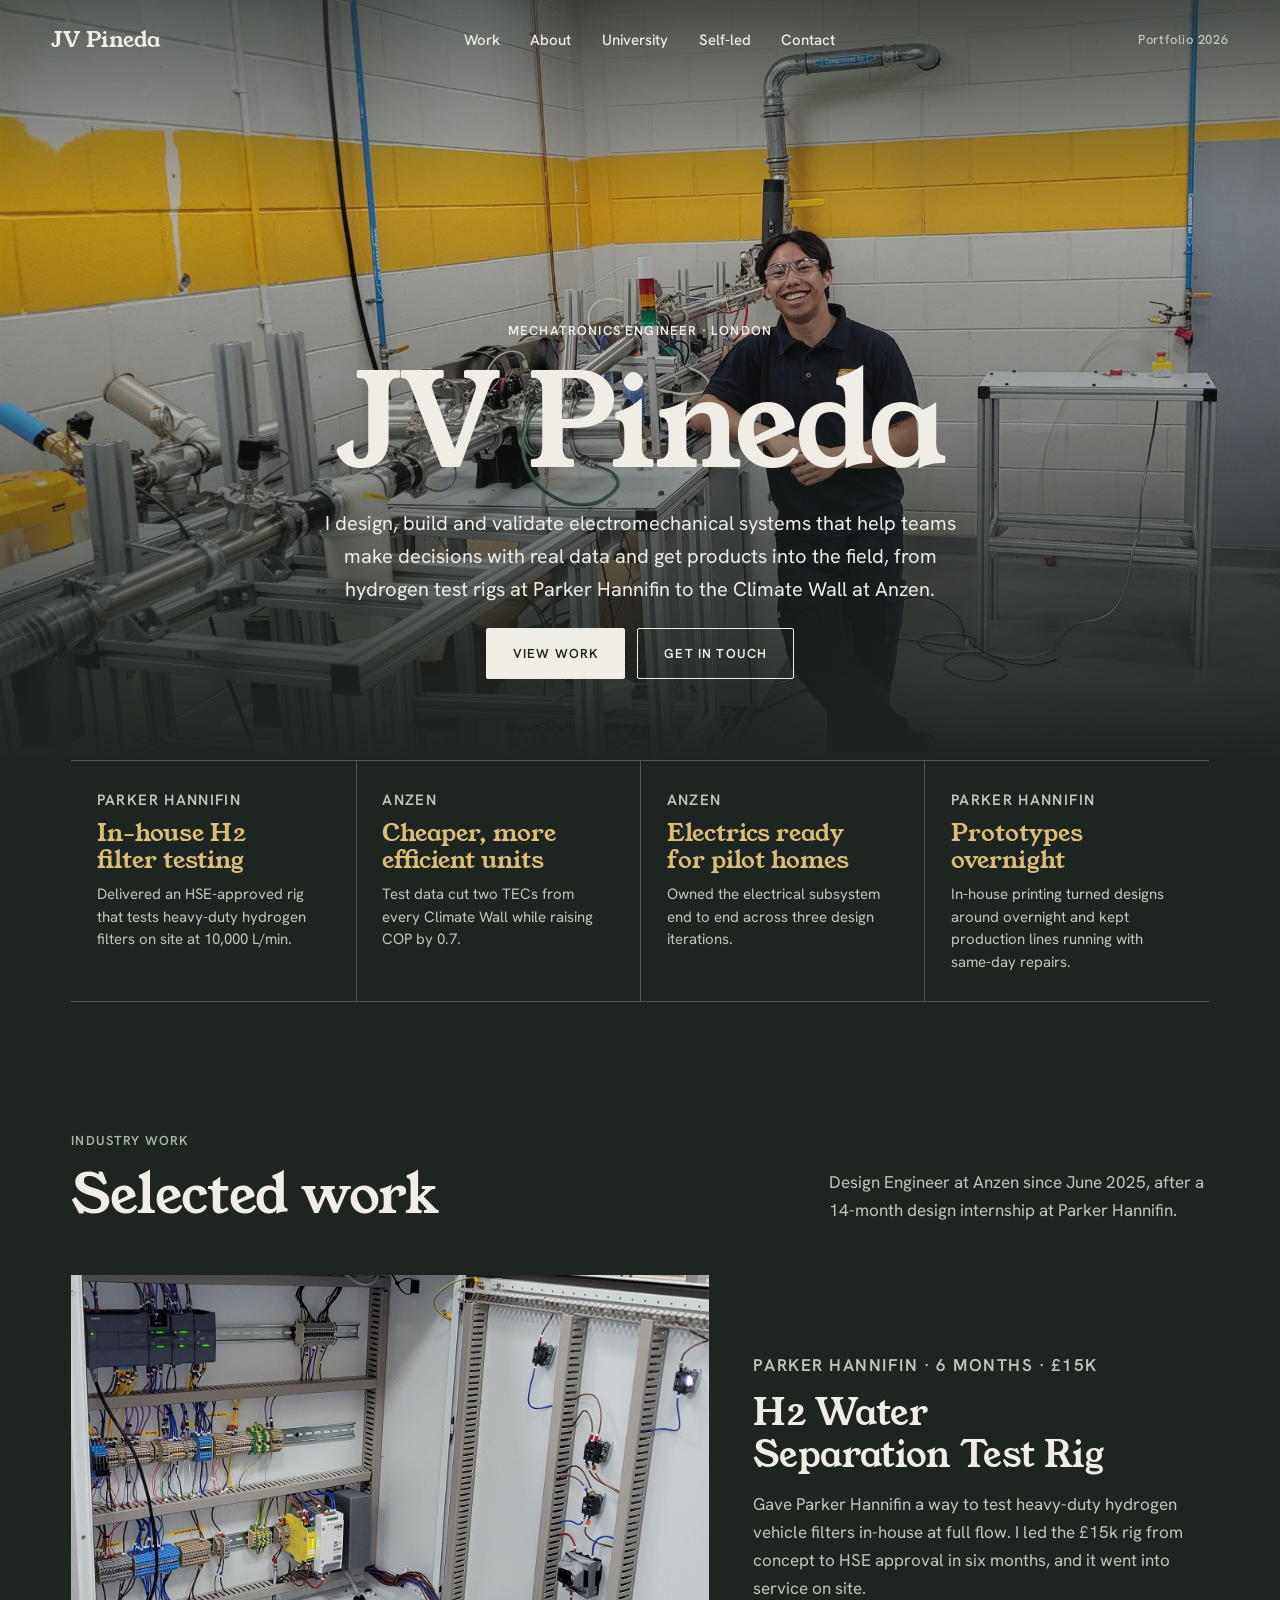
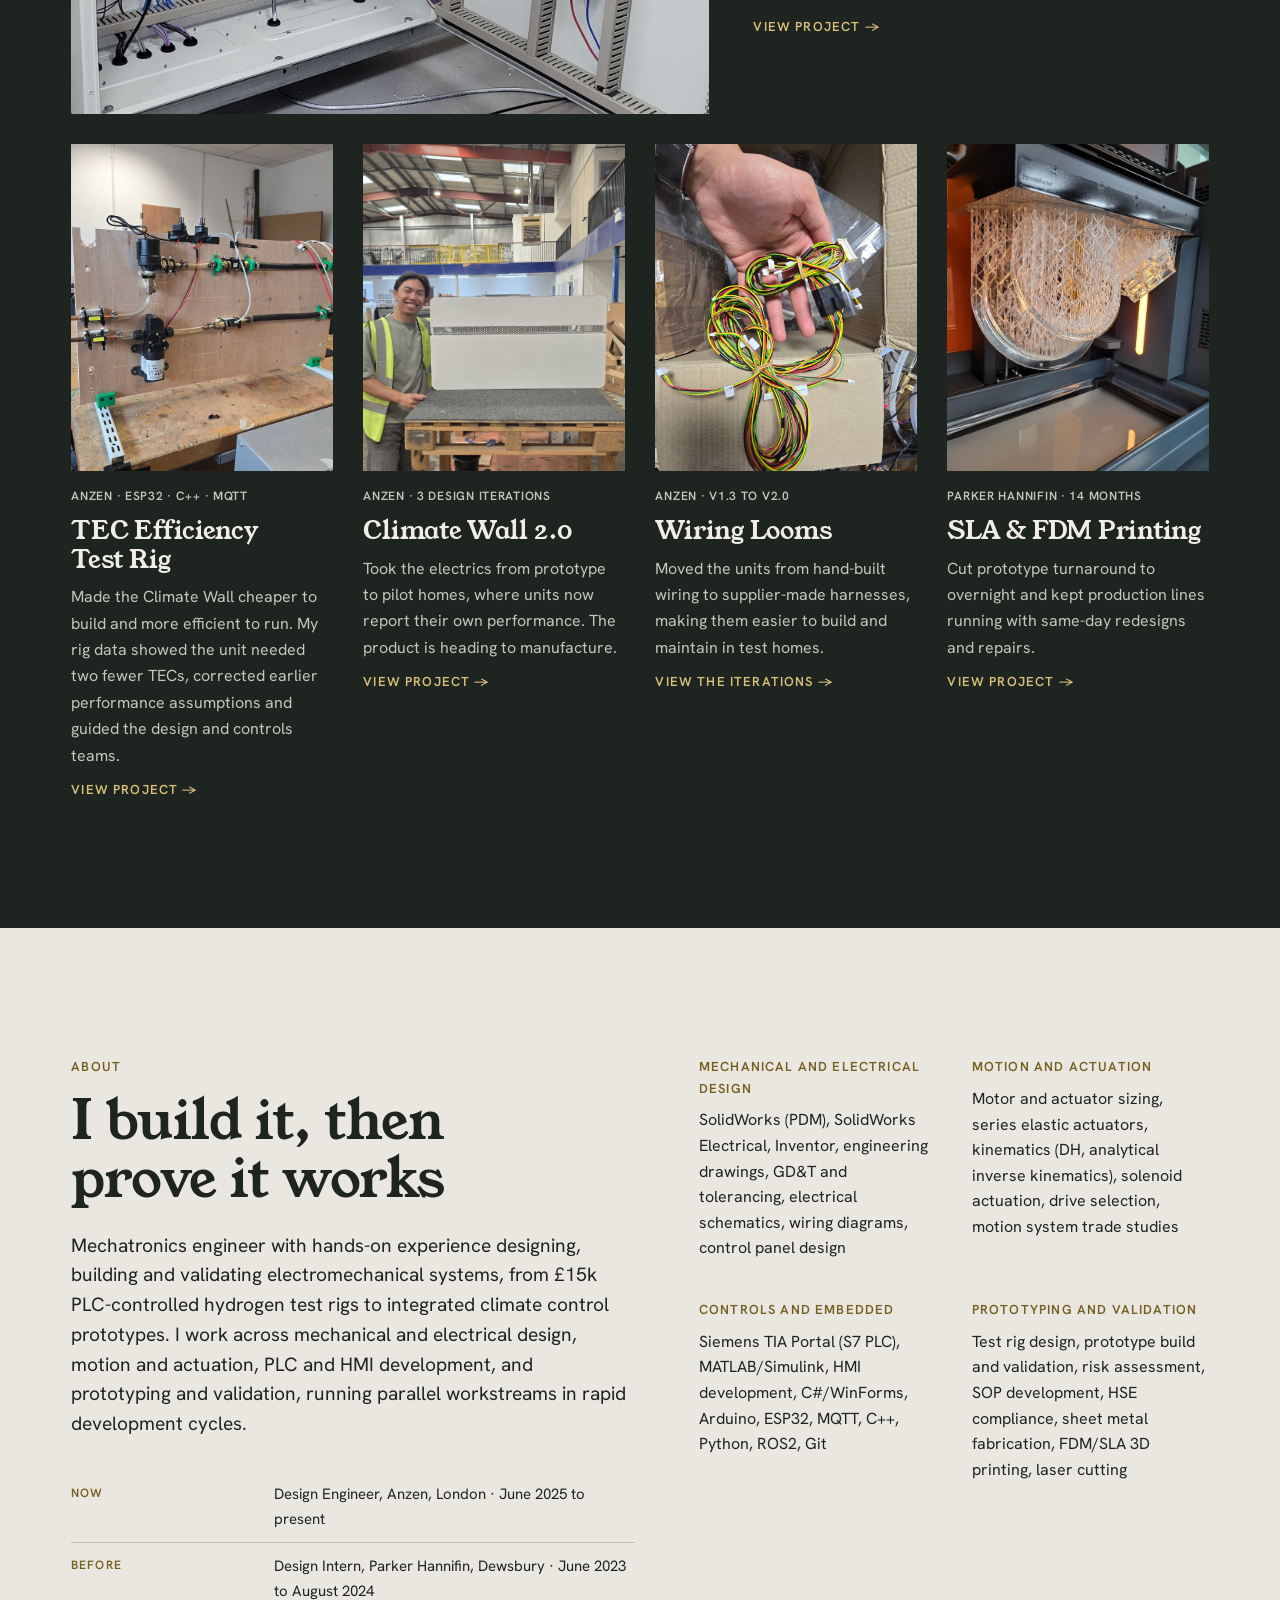
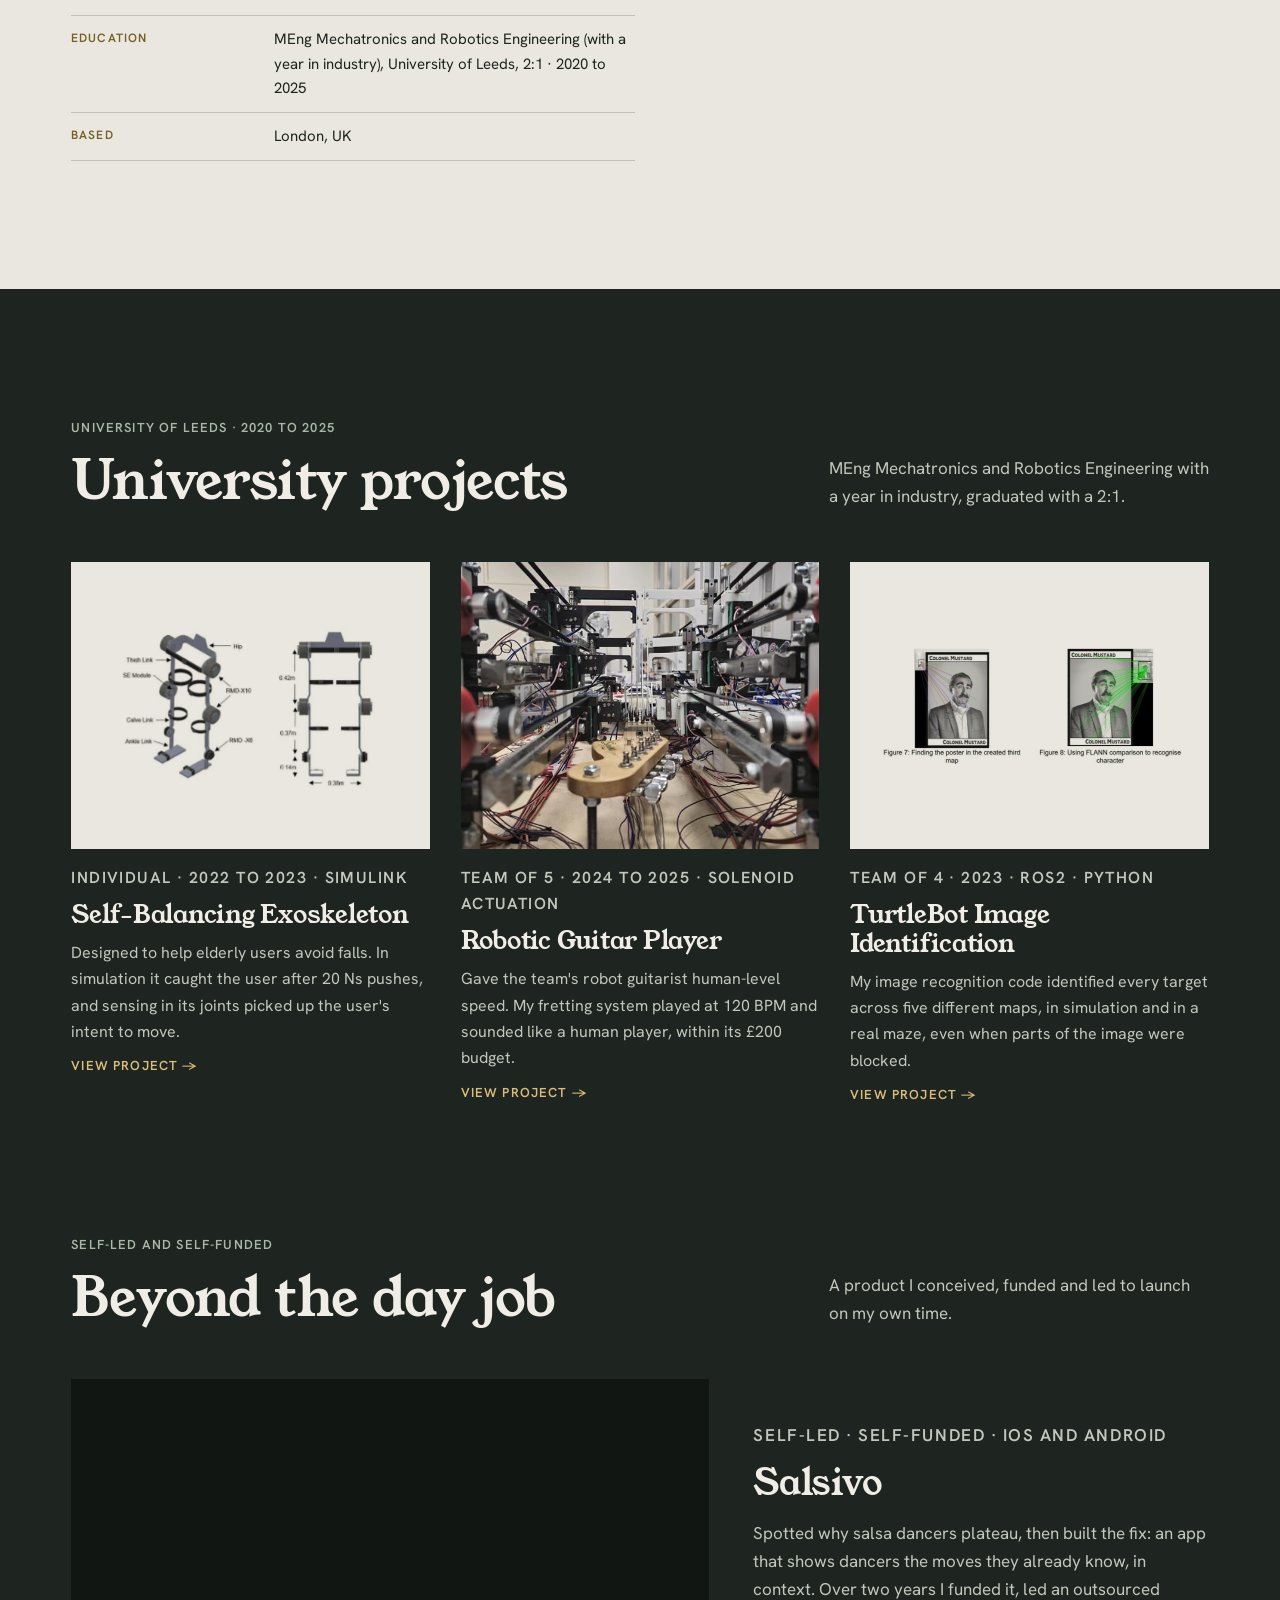
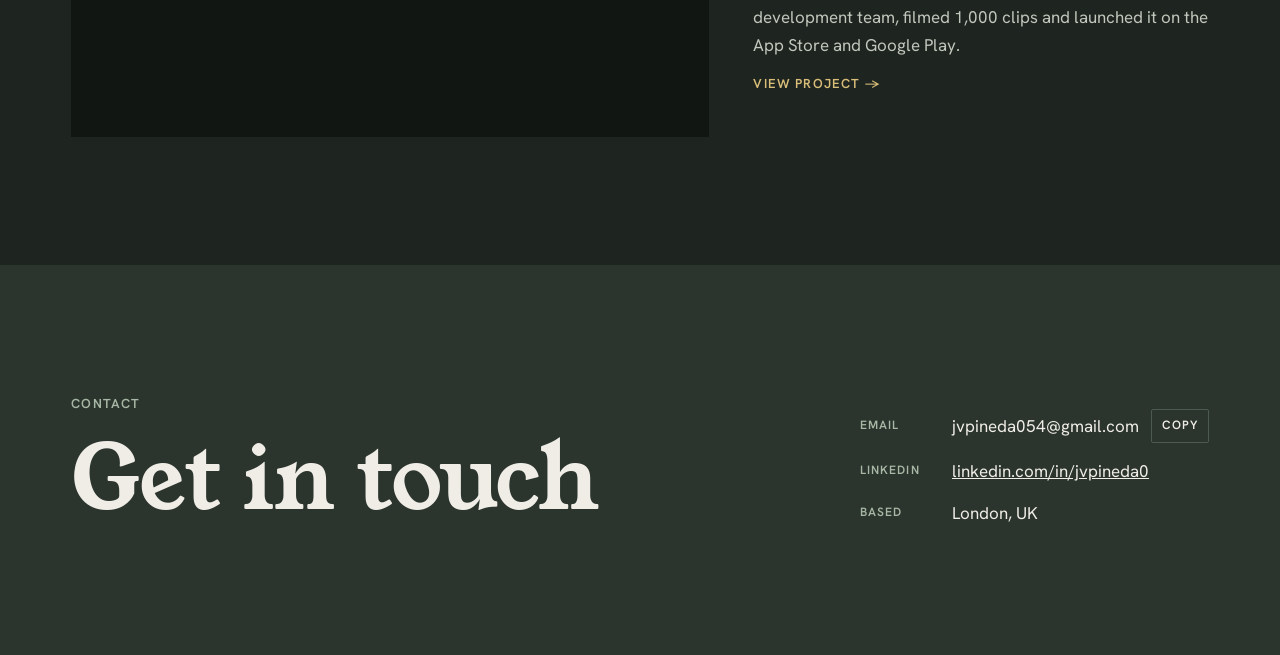
<file: index.html>
<!doctype html>
<html lang="en">
<head>
<meta charset="utf-8">
<meta name="viewport" content="width=device-width, initial-scale=1">
<title>JV Pineda Portfolio</title>
<meta name="description" content="JV Pineda, Mechatronics Engineer in London. Test rigs, electrical integration and robotics projects.">
<link rel="icon" href="favicon.svg" type="image/svg+xml">
<meta property="og:type" content="website">
<meta property="og:site_name" content="JV Pineda Portfolio">
<meta property="og:title" content="JV Pineda Portfolio">
<meta property="og:description" content="JV Pineda, Mechatronics Engineer in London. Test rigs, electrical integration and robotics projects.">
<meta property="og:image" content="https://pinedajv02.github.io/portfolio/img/hero.jpg">
<meta property="og:url" content="https://pinedajv02.github.io/portfolio/">
<meta name="twitter:card" content="summary_large_image">
<link rel="preconnect" href="https://fonts.googleapis.com">
<link rel="preconnect" href="https://fonts.gstatic.com" crossorigin>
<link rel="stylesheet" href="https://fonts.googleapis.com/css2?family=Young+Serif&family=Hanken+Grotesk:wght@400;500;600&display=swap">
<link rel="stylesheet" href="site.css">
</head>
<body>
<header class="hero">
  <figure class="hero-media graded"><img src="img/hero.jpg" alt="JV Pineda standing beside the H2 water separation test rig in the lab"></figure>
  <nav class="nav" aria-label="Main">
    <a class="mark" href="#top" id="top">JV Pineda</a>
    <ul>
      <li><a href="#work">Work</a></li>
      <li><a href="#about">About</a></li>
      <li><a href="#university">University</a></li>
      <li><a href="#self-led">Self-led</a></li>
      <li><a href="#contact">Contact</a></li>
    </ul>
    <span class="year">Portfolio 2026</span>
  </nav>
  <div class="hero-copy">
    <p class="eyebrow">Mechatronics Engineer · London</p>
    <h1>JV Pineda</h1>
    <p class="lede">I design, build and validate electromechanical systems that help teams make decisions with real data and get products into the field, from hydrogen test rigs at Parker Hannifin to the Climate Wall at Anzen.</p>
    <div class="actions">
      <a class="btn btn-solid" href="#work">View work</a>
      <a class="btn btn-ghost" href="#contact">Get in touch</a>
    </div>
  </div>
</header>

<div class="wrap">
  <div class="figures" aria-label="Impact">
    <div class="figure"><p class="eyebrow">Parker Hannifin</p><p class="win">In-house H2 filter testing</p><p>Delivered an HSE-approved rig that tests heavy-duty hydrogen filters on site at 10,000 L/min.</p></div>
    <div class="figure"><p class="eyebrow">Anzen</p><p class="win">Cheaper, more efficient units</p><p>Test data cut two TECs from every Climate Wall while raising COP by 0.7.</p></div>
    <div class="figure"><p class="eyebrow">Anzen</p><p class="win">Electrics ready for pilot homes</p><p>Owned the electrical subsystem end to end across three design iterations.</p></div>
    <div class="figure"><p class="eyebrow">Parker Hannifin</p><p class="win">Prototypes overnight</p><p>In-house printing turned designs around overnight and kept production lines running with same-day repairs.</p></div>
  </div>
</div>

<section id="work">
  <div class="wrap">
    <div class="section-head">
      <div>
        <p class="eyebrow">Industry work</p>
        <h2>Selected work</h2>
      </div>
      <p class="intro">Design Engineer at Anzen since June 2025, after a 14-month design internship at Parker Hannifin.</p>
    </div>

    <div class="work">
      <a class="card feature" href="h2-rig.html">
        <figure class="graded"><img src="img/h2-panel-v2.jpg" alt="Open control cabinet for the H2 test rig: Siemens S7-1200 PLC, safety relay, power supply and labelled terminal wiring" style="object-position:30% 40%"></figure>
        <div class="meta">
          <p class="eyebrow">Parker Hannifin · 6 months · £15k</p>
          <h3>H2 Water Separation Test Rig</h3>
          <p>Gave Parker Hannifin a way to test heavy-duty hydrogen vehicle filters in-house at full flow. I led the £15k rig from concept to HSE approval in six months, and it went into service on site.</p>
          <span class="more">View project &rarr;</span>
        </div>
      </a>
      <a class="card quarter" href="tec-rig.html">
        <figure class="graded"><img src="img/tec-rig.jpg" alt="TEC test rig: pumps, flow sensors and water loops mounted on a plywood test board"></figure>
        <div class="meta">
          <p class="eyebrow">Anzen · ESP32 · C++ · MQTT</p>
          <h3>TEC Efficiency Test Rig</h3>
          <p>Made the Climate Wall cheaper to build and more efficient to run. My rig data showed the unit needed two fewer TECs, corrected earlier performance assumptions and guided the design and controls teams.</p>
          <span class="more">View project &rarr;</span>
        </div>
      </a>
      <a class="card quarter" href="climate-wall.html">
        <figure class="graded"><img src="img/cw-v20.jpg" alt="JV Pineda beside a finished Climate Wall v2.0 unit" style="object-position:45% 55%"></figure>
        <div class="meta">
          <p class="eyebrow">Anzen · 3 design iterations</p>
          <h3>Climate Wall 2.0</h3>
          <p>Took the electrics from prototype to pilot homes, where units now report their own performance. The product is heading to manufacture.</p>
          <span class="more">View project &rarr;</span>
        </div>
      </a>
      <a class="card quarter" href="climate-wall.html#looms">
        <figure class="graded"><img src="img/loom.jpg" alt="Hand-built wiring loom held up for inspection" style="object-position:50% 35%"></figure>
        <div class="meta">
          <p class="eyebrow">Anzen · v1.3 to v2.0</p>
          <h3>Wiring Looms</h3>
          <p>Moved the units from hand-built wiring to supplier-made harnesses, making them easier to build and maintain in test homes.</p>
          <span class="more">View the iterations &rarr;</span>
        </div>
      </a>
      <a class="card quarter" href="printing.html">
        <figure class="graded"><img src="img/print.jpg" alt="SLA print on the build plate with support lattice"></figure>
        <div class="meta">
          <p class="eyebrow">Parker Hannifin · 14 months</p>
          <h3>SLA &amp; FDM Printing</h3>
          <p>Cut prototype turnaround to overnight and kept production lines running with same-day redesigns and repairs.</p>
          <span class="more">View project &rarr;</span>
        </div>
      </a>
    </div>
  </div>
</section>

<section class="paper" id="about">
  <div class="wrap sheet">
    <div>
      <p class="eyebrow">About</p>
      <h2 style="margin-top:14px">I build it, then prove it works</h2>
      <p class="summary">Mechatronics engineer with hands-on experience designing, building and validating electromechanical systems, from £15k PLC-controlled hydrogen test rigs to integrated climate control prototypes. I work across mechanical and electrical design, motion and actuation, PLC and HMI development, and prototyping and validation, running parallel workstreams in rapid development cycles.</p>
      <table class="spec" style="margin-top:32px">
        <tr><th scope="row">Now</th><td>Design Engineer, Anzen, London · June 2025 to present</td></tr>
        <tr><th scope="row">Before</th><td>Design Intern, Parker Hannifin, Dewsbury · June 2023 to August 2024</td></tr>
        <tr><th scope="row">Education</th><td>MEng Mechatronics and Robotics Engineering (with a year in industry), University of Leeds, 2:1 · 2020 to 2025</td></tr>
        <tr><th scope="row">Based</th><td>London, UK</td></tr>
      </table>
    </div>
    <div class="skills" aria-label="Technical skills">
      <div><h4>Mechanical and electrical design</h4><p>SolidWorks (PDM), SolidWorks Electrical, Inventor, engineering drawings, GD&amp;T and tolerancing, electrical schematics, wiring diagrams, control panel design</p></div>
      <div><h4>Motion and actuation</h4><p>Motor and actuator sizing, series elastic actuators, kinematics (DH, analytical inverse kinematics), solenoid actuation, drive selection, motion system trade studies</p></div>
      <div><h4>Controls and embedded</h4><p>Siemens TIA Portal (S7 PLC), MATLAB/Simulink, HMI development, C#/WinForms, Arduino, ESP32, MQTT, C++, Python, ROS2, Git</p></div>
      <div><h4>Prototyping and validation</h4><p>Test rig design, prototype build and validation, risk assessment, SOP development, HSE compliance, sheet metal fabrication, FDM/SLA 3D printing, laser cutting</p></div>
    </div>
  </div>
</section>

<section class="uni" id="university">
  <div class="wrap">
    <div class="section-head">
      <div>
        <p class="eyebrow">University of Leeds · 2020 to 2025</p>
        <h2>University projects</h2>
      </div>
      <p class="intro">MEng Mechatronics and Robotics Engineering with a year in industry, graduated with a 2:1.</p>
    </div>
    <div class="work">
      <a class="card" href="exoskeleton.html">
        <figure class="graded cad"><img src="img/exo.jpg" alt="Exoskeleton CAD showing thigh, cable and ankle links"></figure>
        <div class="meta">
          <p class="eyebrow">Individual · 2022 to 2023 · Simulink</p>
          <h3>Self-Balancing Exoskeleton</h3>
          <p>Designed to help elderly users avoid falls. In simulation it caught the user after 20 Ns pushes, and sensing in its joints picked up the user's intent to move.</p>
          <span class="more">View project &rarr;</span>
        </div>
      </a>
      <a class="card" href="robotic-guitar.html">
        <figure class="graded"><img src="img/guitar-real.jpg" alt="The built robotic guitar player: belt-driven fretting carriages on linear rails over the guitar neck" style="object-position:50% 60%"></figure>
        <div class="meta">
          <p class="eyebrow">Team of 5 · 2024 to 2025 · Solenoid actuation</p>
          <h3>Robotic Guitar Player</h3>
          <p>Gave the team's robot guitarist human-level speed. My fretting system played at 120 BPM and sounded like a human player, within its £200 budget.</p>
          <span class="more">View project &rarr;</span>
        </div>
      </a>
      <a class="card" href="turtlebot.html">
        <figure class="graded cad"><img src="img/turtle.jpg" alt="TurtleBot poster recognition and LiDAR map figures"></figure>
        <div class="meta">
          <p class="eyebrow">Team of 4 · 2023 · ROS2 · Python</p>
          <h3>TurtleBot Image Identification</h3>
          <p>My image recognition code identified every target across five different maps, in simulation and in a real maze, even when parts of the image were blocked.</p>
          <span class="more">View project &rarr;</span>
        </div>
      </a>
    </div>
  </div>
</section>

<section id="self-led" style="padding-top:0">
  <div class="wrap">
    <div class="section-head">
      <div>
        <p class="eyebrow">Self-led and self-funded</p>
        <h2>Beyond the day job</h2>
      </div>
      <p class="intro">A product I conceived, funded and led to launch on my own time.</p>
    </div>
    <div class="work">
      <a class="card feature" href="salsivo.html">
        <figure class="media-frame" style="aspect-ratio:16/9">
          <video src="video/salsivo-demo.mp4#t=3" muted playsinline preload="metadata" aria-label="Still from the Salsivo app demo: a salsa move clip beside the app's screens"></video>
        </figure>
        <div class="meta">
          <p class="eyebrow">Self-led · Self-funded · iOS and Android</p>
          <h3>Salsivo</h3>
          <p>Spotted why salsa dancers plateau, then built the fix: an app that shows dancers the moves they already know, in context. Over two years I funded it, led an outsourced development team, filmed 1,000 clips and launched it on the App Store and Google Play.</p>
          <span class="more">View project &rarr;</span>
        </div>
      </a>
    </div>
  </div>
</section>

<section class="contact" id="contact">
  <div class="wrap contact-inner">
    <div style="display:grid;gap:16px">
      <p class="eyebrow">Contact</p>
      <h2>Get in touch</h2>
    </div>
    <div class="contact-lines">
      <div class="contact-row">
        <span class="label">Email</span>
        <span class="email" id="email">jvpineda054@gmail.com</span>
        <button class="copy" id="copy-email" type="button">Copy</button>
      </div>
      <div class="contact-row">
        <span class="label">LinkedIn</span>
        <a href="https://www.linkedin.com/in/jvpineda0/" target="_blank" rel="noopener">linkedin.com/in/jvpineda0</a>
      </div>
      <div class="contact-row">
        <span class="label">Based</span>
        <span>London, UK</span>
      </div>
    </div>
  </div>
</section>

<script>
document.getElementById('copy-email').addEventListener('click', function () {
  var btn = this, text = document.getElementById('email').textContent;
  function selectIt() {
    var r = document.createRange(); r.selectNodeContents(document.getElementById('email'));
    var s = window.getSelection(); s.removeAllRanges(); s.addRange(r);
    btn.textContent = 'Selected';
  }
  try {
    navigator.clipboard.writeText(text).then(function () { btn.textContent = 'Copied'; }, selectIt);
  } catch (e) { selectIt(); }
  setTimeout(function () { btn.textContent = 'Copy'; }, 2000);
});
</script>
</body>
</html>
</file>
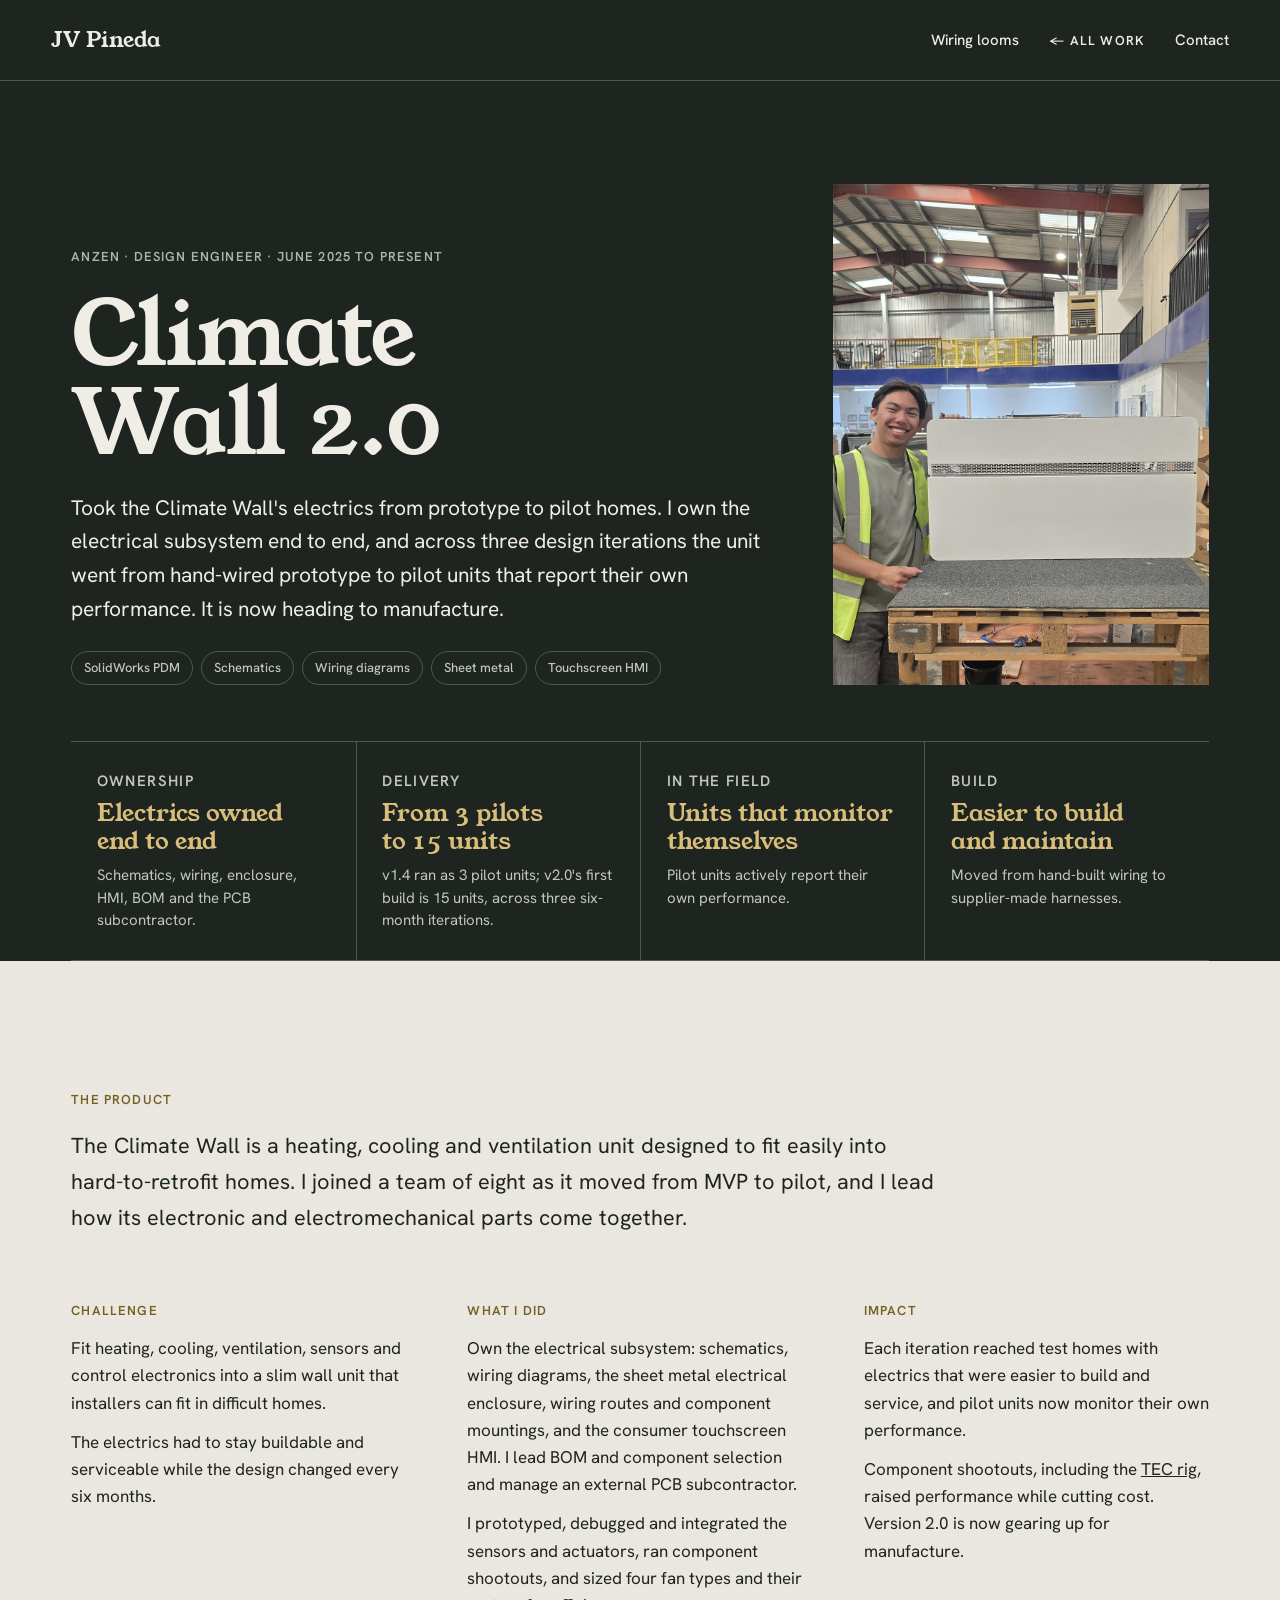
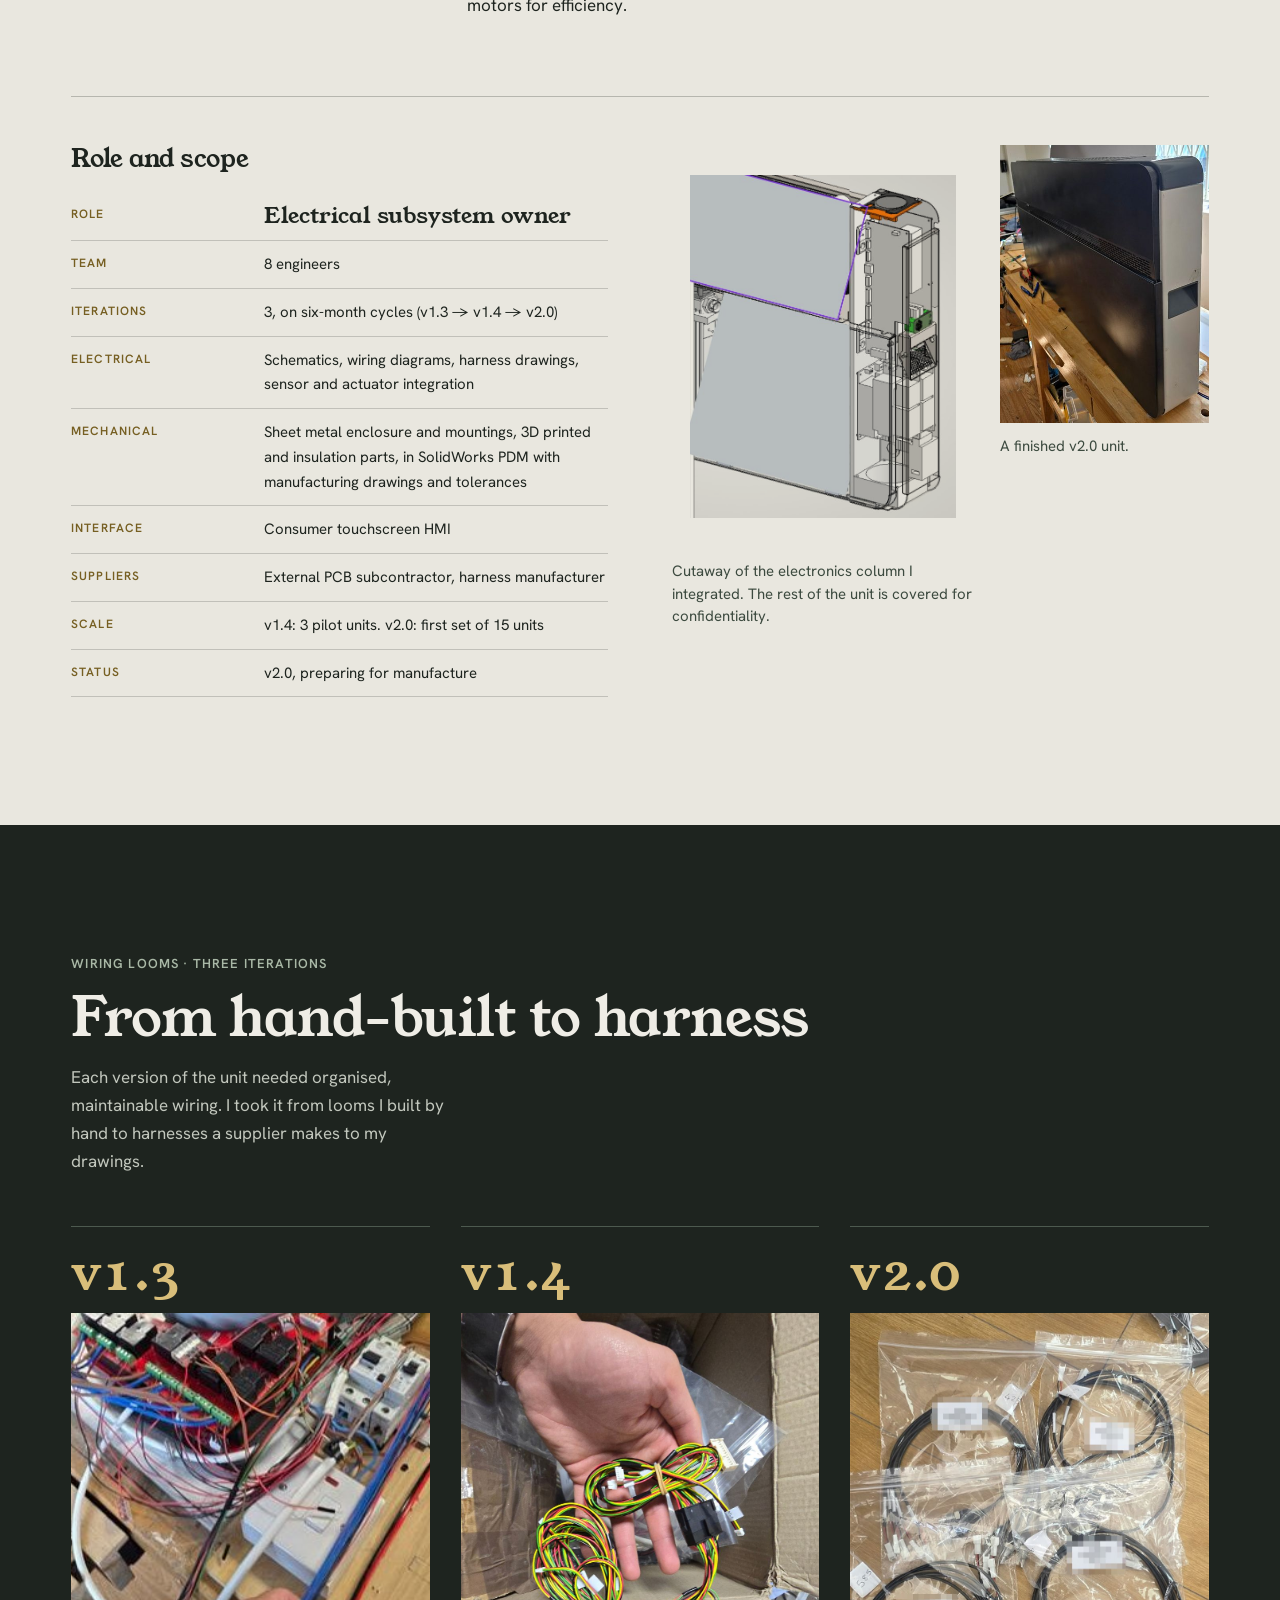
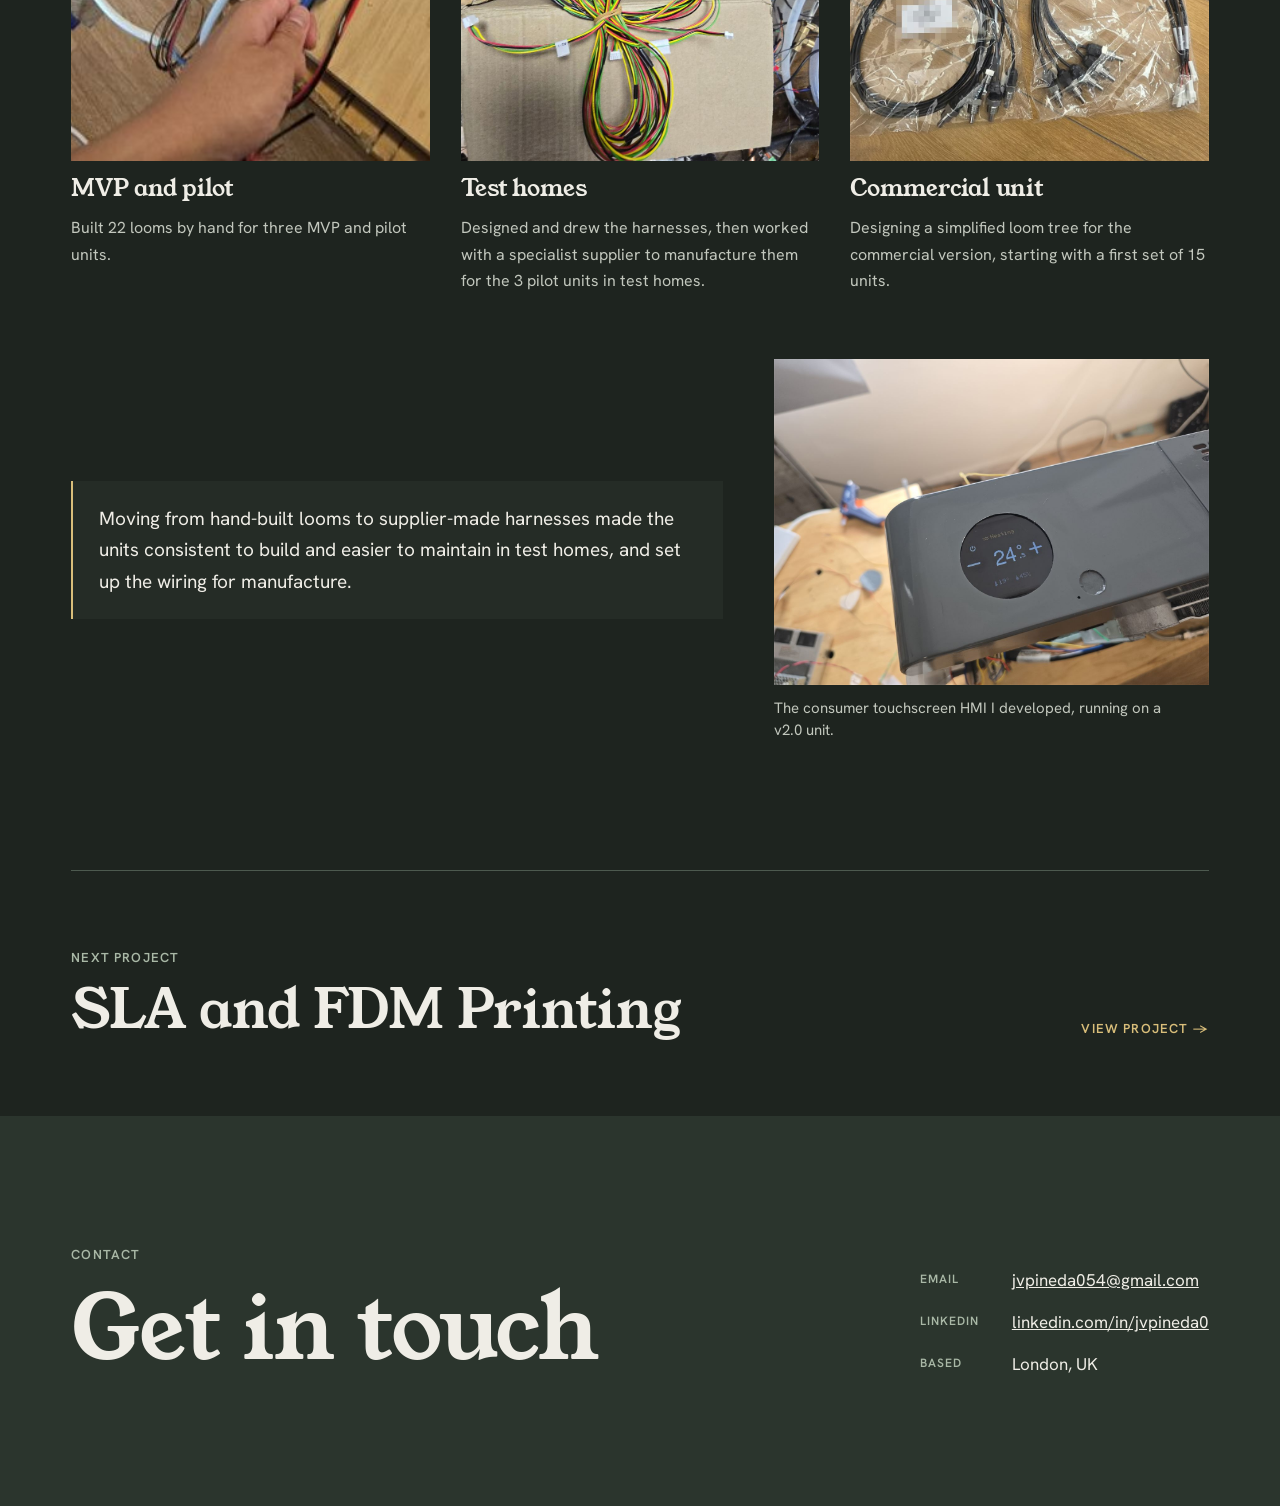
<file: climate-wall.html>
<!doctype html>
<html lang="en">
<head>
<meta charset="utf-8">
<meta name="viewport" content="width=device-width, initial-scale=1">
<title>Climate Wall 2.0 · JV Pineda</title>
<meta name="description" content="Owning the Climate Wall's electrical subsystem from prototype to pilot homes across three design iterations.">
<link rel="icon" href="favicon.svg" type="image/svg+xml">
<meta property="og:type" content="website">
<meta property="og:site_name" content="JV Pineda Portfolio">
<meta property="og:title" content="Climate Wall 2.0 · JV Pineda">
<meta property="og:description" content="Owning the Climate Wall's electrical subsystem from prototype to pilot homes across three design iterations.">
<meta property="og:image" content="https://pinedajv02.github.io/portfolio/img/cw-v20.jpg">
<meta property="og:url" content="https://pinedajv02.github.io/portfolio/climate-wall.html">
<meta name="twitter:card" content="summary_large_image">
<link rel="preconnect" href="https://fonts.googleapis.com">
<link rel="preconnect" href="https://fonts.gstatic.com" crossorigin>
<link rel="stylesheet" href="https://fonts.googleapis.com/css2?family=Young+Serif&family=Hanken+Grotesk:wght@400;500;600&display=swap">
<link rel="stylesheet" href="site.css">
</head>
<body>

<nav class="nav bar" aria-label="Main">
  <a class="mark" href="index.html">JV Pineda</a>
  <ul>
    <li><a href="#looms">Wiring looms</a></li>
    <li><a class="back" href="index.html#work">&larr; All work</a></li>
    <li><a href="index.html#contact">Contact</a></li>
  </ul>
</nav>

<header class="wrap project-head split">
  <div class="copy-col">
    <p class="eyebrow">Anzen · Design Engineer · June 2025 to present</p>
    <h1>Climate Wall 2.0</h1>
    <p class="lede">Took the Climate Wall's electrics from prototype to pilot homes. I own the electrical subsystem end to end, and across three design iterations the unit went from hand-wired prototype to pilot units that report their own performance. It is now heading to manufacture.</p>
    <ul class="tags" aria-label="Tools">
      <li>SolidWorks PDM</li><li>Schematics</li><li>Wiring diagrams</li><li>Sheet metal</li><li>Touchscreen HMI</li>
    </ul>
  </div>
  <figure class="graded"><img src="img/cw-v20.jpg" alt="JV Pineda beside a finished Climate Wall v2.0 unit in the build workshop" style="object-position:42% 55%"></figure>
</header>

<div class="wrap">
  <div class="figures" aria-label="Results">
    <div class="figure"><p class="eyebrow">Ownership</p><p class="win">Electrics owned end to end</p><p>Schematics, wiring, enclosure, HMI, BOM and the PCB subcontractor.</p></div>
    <div class="figure"><p class="eyebrow">Delivery</p><p class="win">From 3 pilots to 15 units</p><p>v1.4 ran as 3 pilot units; v2.0's first build is 15 units, across three six-month iterations.</p></div>
    <div class="figure"><p class="eyebrow">In the field</p><p class="win">Units that monitor themselves</p><p>Pilot units actively report their own performance.</p></div>
    <div class="figure"><p class="eyebrow">Build</p><p class="win">Easier to build and maintain</p><p>Moved from hand-built wiring to supplier-made harnesses.</p></div>
  </div>
</div>

<section class="paper story">
  <div class="wrap">
    <p class="eyebrow" style="margin-bottom:18px">The product</p>
    <p class="summary" style="margin:0 0 clamp(40px,5vw,64px);font-size:clamp(18px,1.7vw,22px);max-width:40em">The Climate Wall is a heating, cooling and ventilation unit designed to fit easily into hard-to-retrofit homes. I joined a team of eight as it moved from MVP to pilot, and I lead how its electronic and electromechanical parts come together.</p>
    <div class="pr">
      <div>
        <h4>Challenge</h4>
        <p>Fit heating, cooling, ventilation, sensors and control electronics into a slim wall unit that installers can fit in difficult homes.</p>
        <p>The electrics had to stay buildable and serviceable while the design changed every six months.</p>
      </div>
      <div>
        <h4>What I did</h4>
        <p>Own the electrical subsystem: schematics, wiring diagrams, the sheet metal electrical enclosure, wiring routes and component mountings, and the consumer touchscreen HMI. I lead BOM and component selection and manage an external PCB subcontractor.</p>
        <p>I prototyped, debugged and integrated the sensors and actuators, ran component shootouts, and sized four fan types and their motors for efficiency.</p>
      </div>
      <div>
        <h4>Impact</h4>
        <p>Each iteration reached test homes with electrics that were easier to build and service, and pilot units now monitor their own performance.</p>
        <p>Component shootouts, including the <a href="tec-rig.html">TEC rig</a>, raised performance while cutting cost. Version 2.0 is now gearing up for manufacture.</p>
      </div>
    </div>

    <div class="story-grid">
      <div>
        <h3>Role and scope</h3>
        <table class="spec">
          <tr><th scope="row">Role</th><td class="big">Electrical subsystem owner</td></tr>
          <tr><th scope="row">Team</th><td>8 engineers</td></tr>
          <tr><th scope="row">Iterations</th><td>3, on six-month cycles (v1.3 → v1.4 → v2.0)</td></tr>
          <tr><th scope="row">Electrical</th><td>Schematics, wiring diagrams, harness drawings, sensor and actuator integration</td></tr>
          <tr><th scope="row">Mechanical</th><td>Sheet metal enclosure and mountings, 3D printed and insulation parts, in SolidWorks PDM with manufacturing drawings and tolerances</td></tr>
          <tr><th scope="row">Interface</th><td>Consumer touchscreen HMI</td></tr>
          <tr><th scope="row">Suppliers</th><td>External PCB subcontractor, harness manufacturer</td></tr>
          <tr><th scope="row">Scale</th><td>v1.4: 3 pilot units. v2.0: first set of 15 units</td></tr>
          <tr><th scope="row">Status</th><td>v2.0, preparing for manufacture</td></tr>
        </table>
      </div>
      <div class="gallery">
        <figure class="span-7 portrait">
          <div class="graded cad"><img src="img/cw-cutaway-covered.jpg" alt="CAD cutaway of the Climate Wall electronics column, with the rest of the unit's internals covered"></div>
          <figcaption>Cutaway of the electronics column I integrated. The rest of the unit is covered for confidentiality.</figcaption>
        </figure>
        <figure class="span-5 portrait">
          <div class="graded"><img src="img/cw-unit.jpg" alt="A finished Climate Wall v2.0 unit, dark front panel with a light end cap, on a workbench" style="object-position:40% 50%"></div>
          <figcaption>A finished v2.0 unit.</figcaption>
        </figure>
      </div>
    </div>
  </div>
</section>

<section id="looms">
  <div class="wrap">
    <div class="section-head">
      <div>
        <p class="eyebrow">Wiring looms · three iterations</p>
        <h2>From hand-built to harness</h2>
      </div>
      <p class="intro">Each version of the unit needed organised, maintainable wiring. I took it from looms I built by hand to harnesses a supplier makes to my drawings.</p>
    </div>

    <ol class="timeline">
      <li>
        <span class="ver">v1.3</span>
        <figure class="graded"><img src="img/loom-v13.jpg" alt="Hand-built wiring connecting relay boards and breakers in an early Climate Wall unit" style="object-position:50% 40%"></figure>
        <h3>MVP and pilot</h3>
        <p>Built 22 looms by hand for three MVP and pilot units.</p>
      </li>
      <li>
        <span class="ver">v1.4</span>
        <figure class="graded"><img src="img/loom-v14.jpg" alt="Supplier-made wiring harness with labelled connectors, held up for inspection" style="object-position:50% 45%"></figure>
        <h3>Test homes</h3>
        <p>Designed and drew the harnesses, then worked with a specialist supplier to manufacture them for the 3 pilot units in test homes.</p>
      </li>
      <li>
        <span class="ver">v2.0</span>
        <figure class="graded"><img src="img/loom-v20.jpg" alt="Sensor looms for the v2.0 unit, bagged and labelled by part number and length" style="object-position:50% 55%"></figure>
        <h3>Commercial unit</h3>
        <p>Designing a simplified loom tree for the commercial version, starting with a first set of 15 units.</p>
      </li>
    </ol>

    <div class="split-row">
      <p class="callout">Moving from hand-built looms to supplier-made harnesses made the units consistent to build and easier to maintain in test homes, and set up the wiring for manufacture.</p>
      <figure style="margin:0;display:grid;gap:12px">
        <div class="graded" style="aspect-ratio:4/3"><img src="img/cw-hmi.jpg" alt="Round touchscreen on a v2.0 unit showing heating mode, a 24.5 degree set point, room temperature and humidity" style="object-position:50% 60%"></div>
        <figcaption>The consumer touchscreen HMI I developed, running on a v2.0 unit.</figcaption>
      </figure>
    </div>
  </div>
</section>

<div class="wrap">
  <a class="next" href="printing.html">
    <div style="display:grid;gap:12px">
      <p class="eyebrow">Next project</p>
      <h2>SLA and FDM Printing</h2>
    </div>
    <span class="back" style="color:var(--brass)">View project &rarr;</span>
  </a>
</div>

<section class="contact" id="contact">
  <div class="wrap contact-inner">
    <div style="display:grid;gap:16px">
      <p class="eyebrow">Contact</p>
      <h2>Get in touch</h2>
    </div>
    <div class="contact-lines">
      <div class="contact-row"><span class="label">Email</span><a href="mailto:jvpineda054@gmail.com">jvpineda054@gmail.com</a></div>
      <div class="contact-row"><span class="label">LinkedIn</span><a href="https://www.linkedin.com/in/jvpineda0/" target="_blank" rel="noopener">linkedin.com/in/jvpineda0</a></div>
      <div class="contact-row"><span class="label">Based</span><span>London, UK</span></div>
    </div>
  </div>
</section>

</body>
</html>
</file>
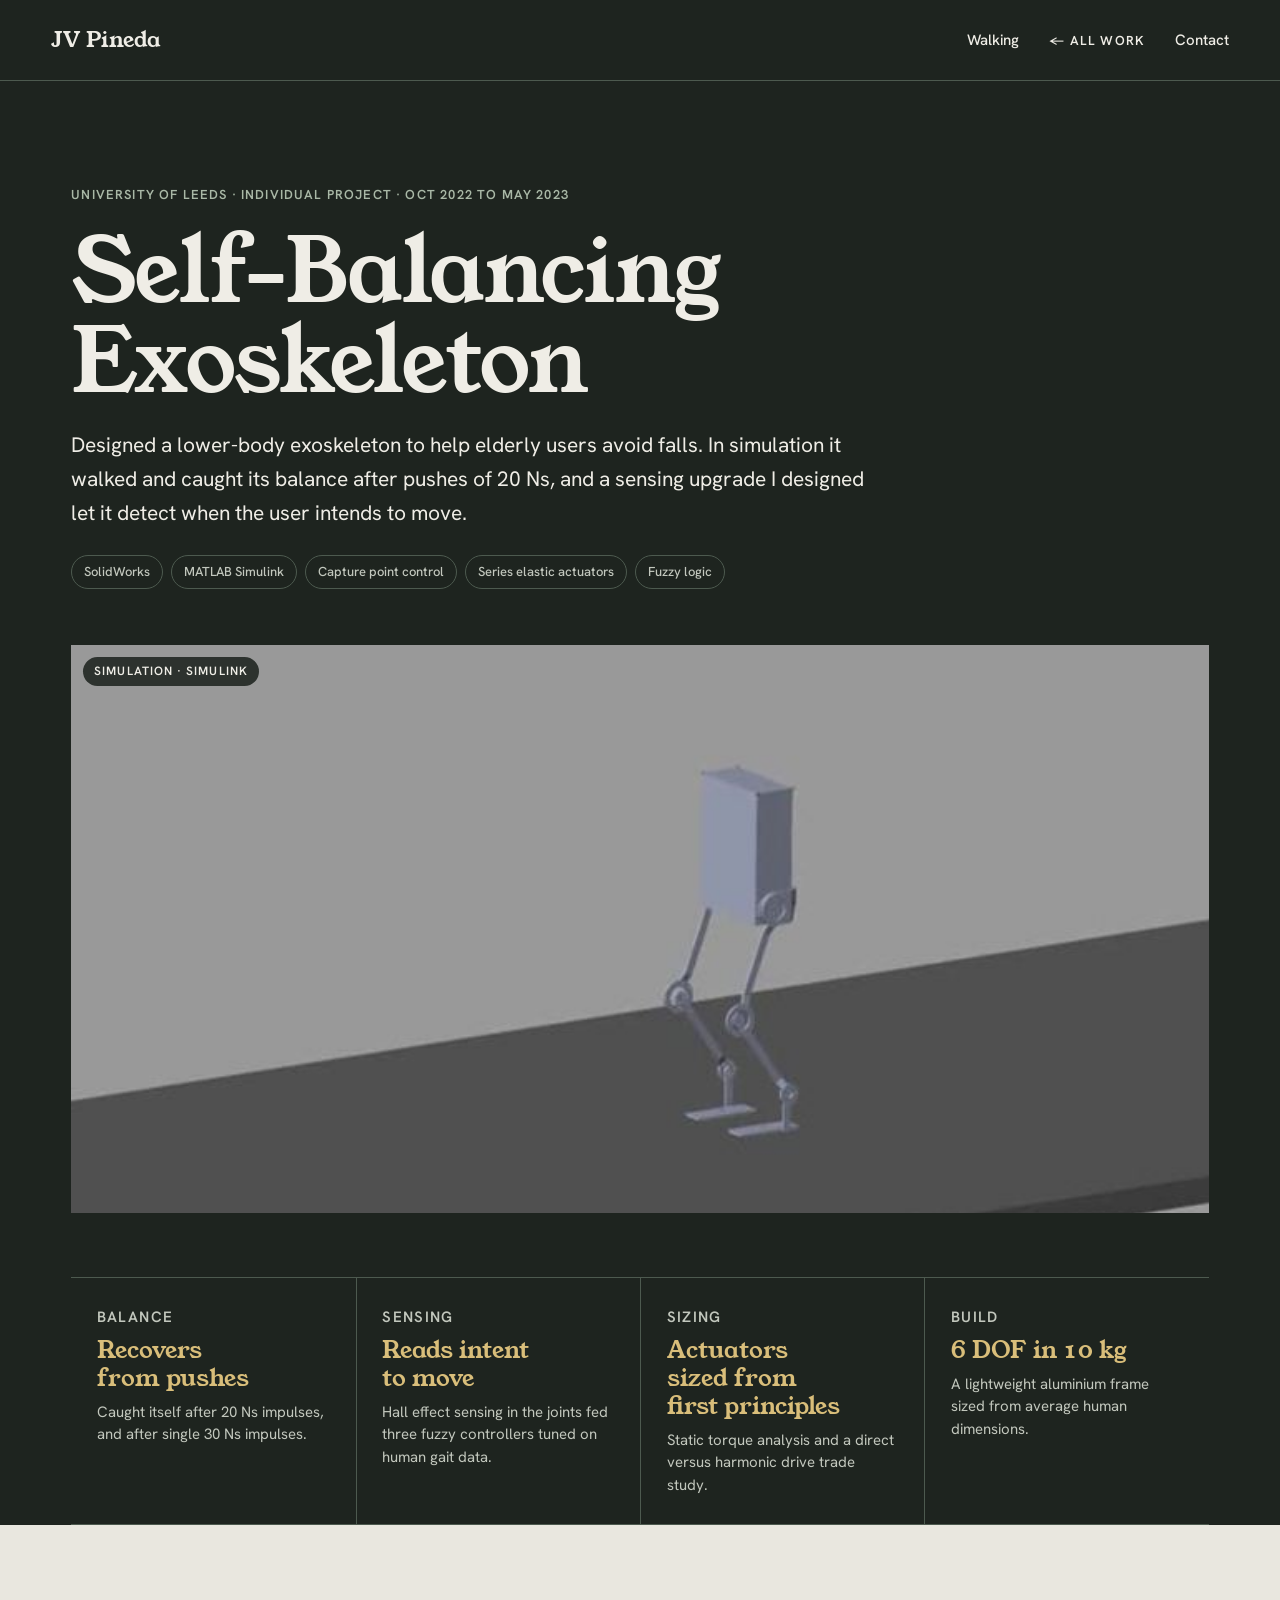
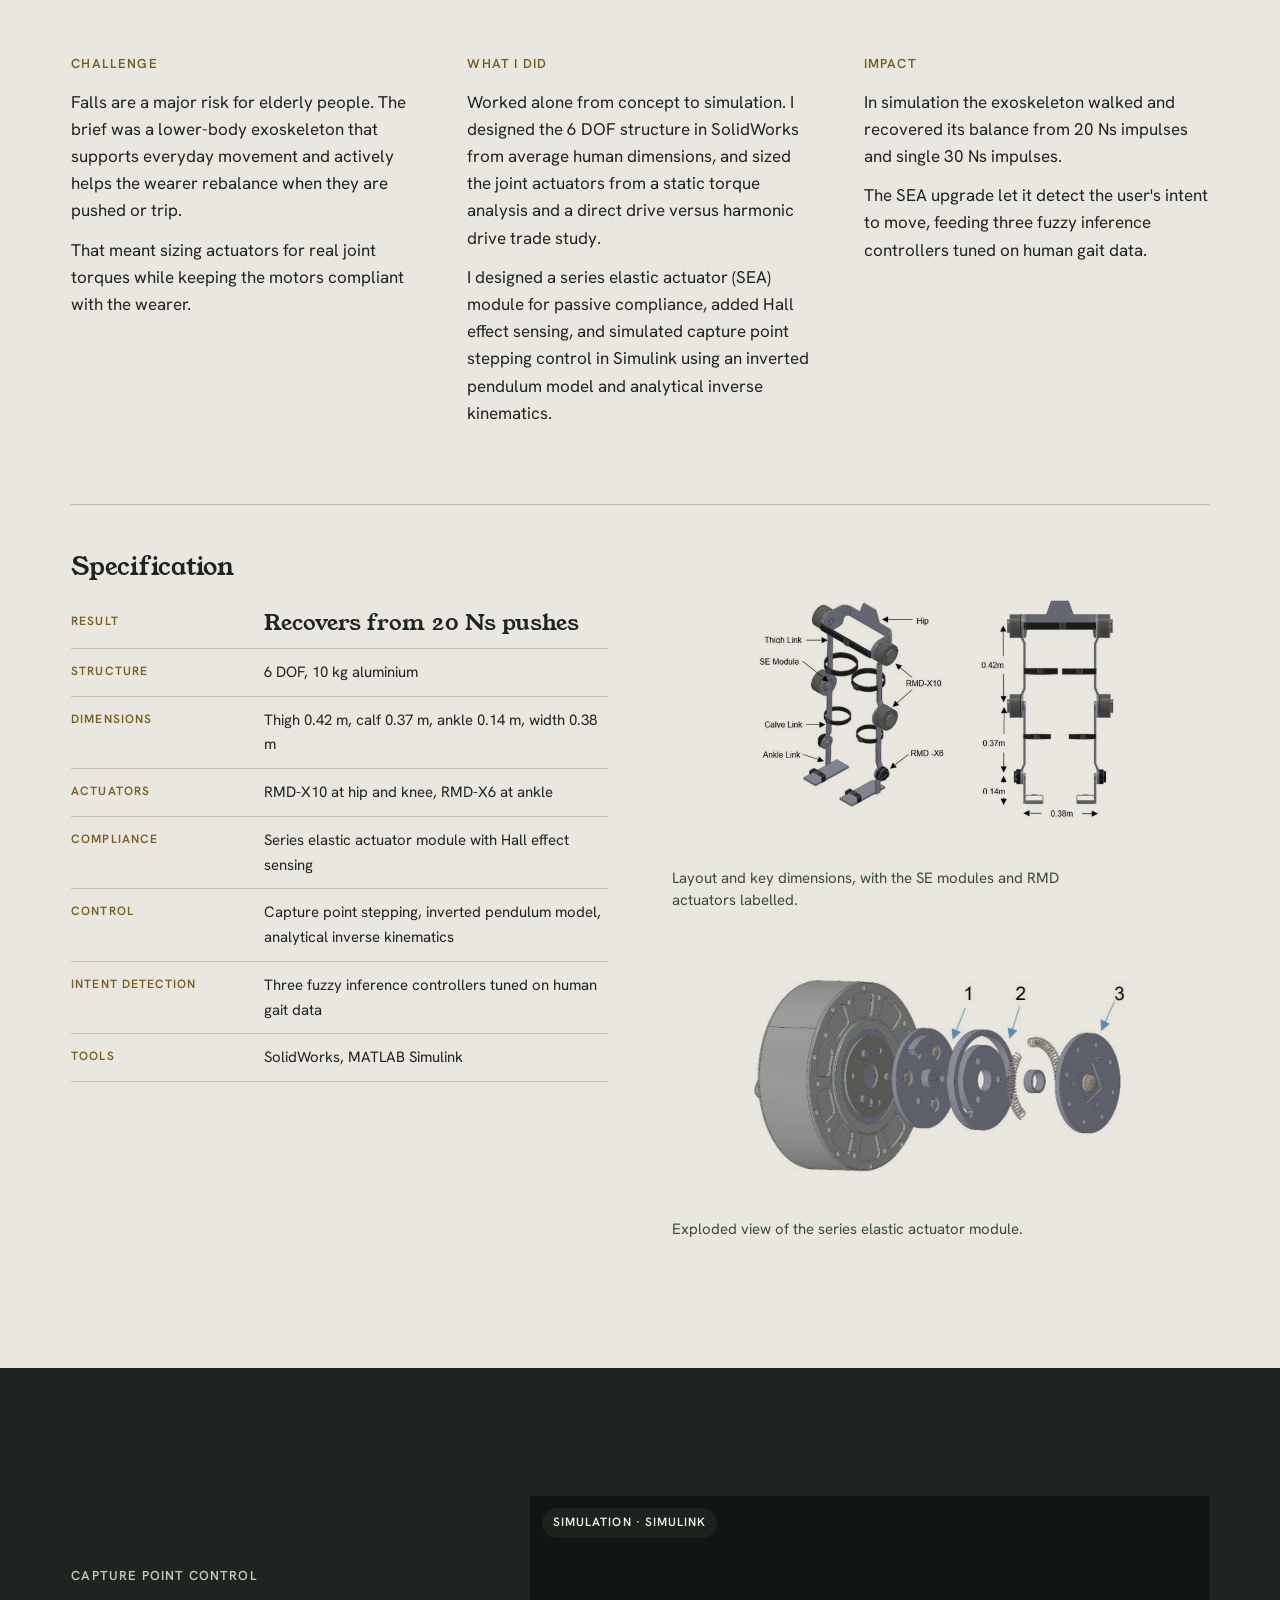
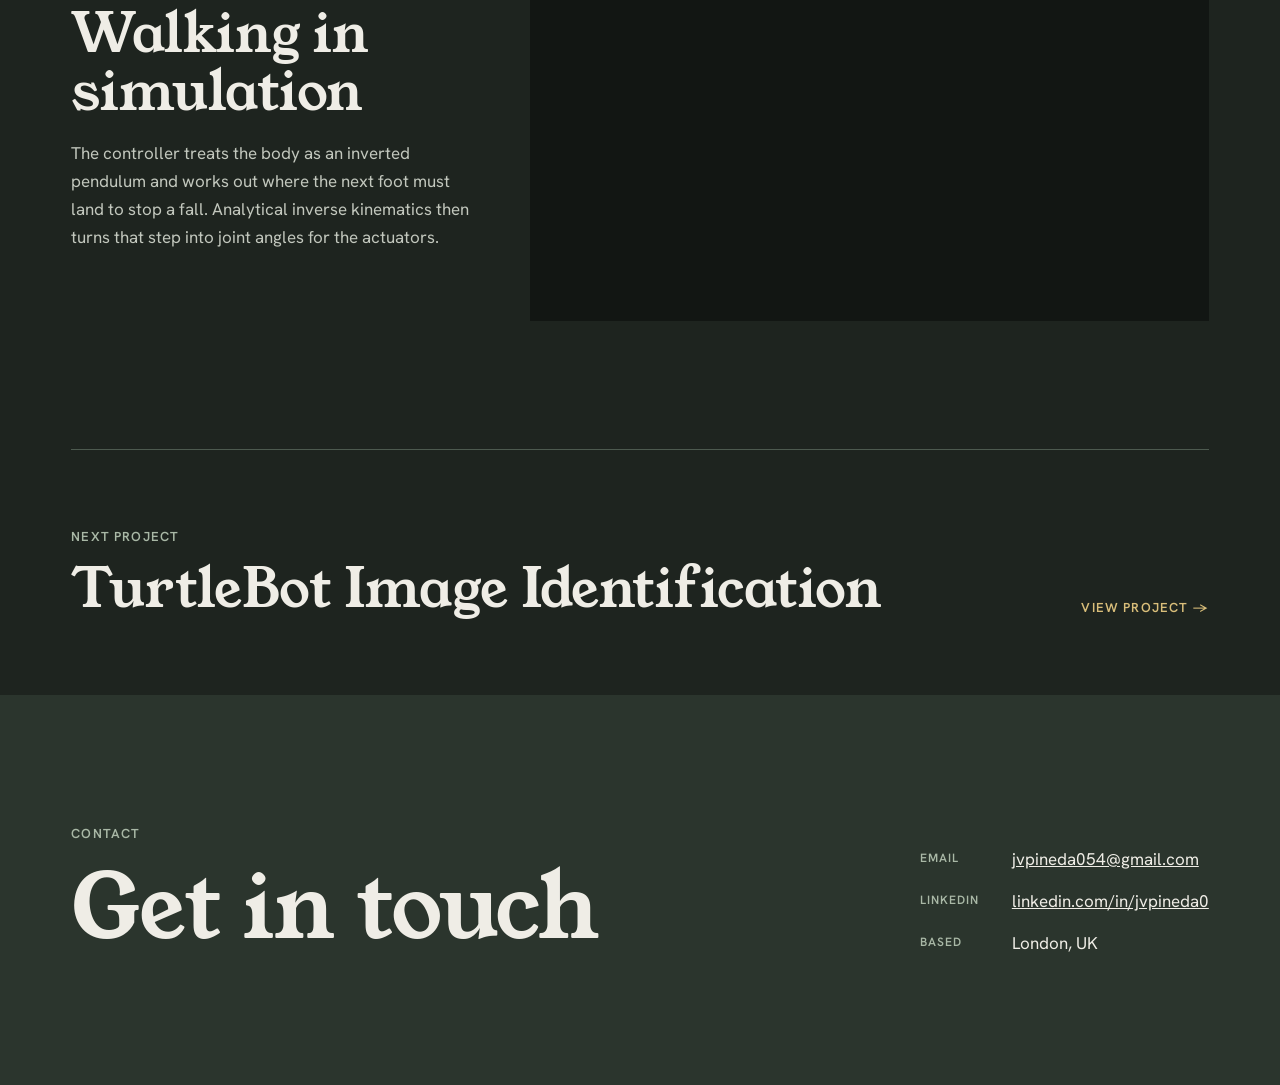
<file: exoskeleton.html>
<!doctype html>
<html lang="en">
<head>
<meta charset="utf-8">
<meta name="viewport" content="width=device-width, initial-scale=1">
<title>Self-Balancing Exoskeleton · JV Pineda</title>
<meta name="description" content="A self-balancing lower-body exoskeleton designed to prevent falls: capture point control, series elastic actuators and intent detection.">
<link rel="icon" href="favicon.svg" type="image/svg+xml">
<meta property="og:type" content="website">
<meta property="og:site_name" content="JV Pineda Portfolio">
<meta property="og:title" content="Self-Balancing Exoskeleton · JV Pineda">
<meta property="og:description" content="A self-balancing lower-body exoskeleton designed to prevent falls: capture point control, series elastic actuators and intent detection.">
<meta property="og:image" content="https://pinedajv02.github.io/portfolio/img/exo-sim.jpg">
<meta property="og:url" content="https://pinedajv02.github.io/portfolio/exoskeleton.html">
<meta name="twitter:card" content="summary_large_image">
<link rel="preconnect" href="https://fonts.googleapis.com">
<link rel="preconnect" href="https://fonts.gstatic.com" crossorigin>
<link rel="stylesheet" href="https://fonts.googleapis.com/css2?family=Young+Serif&family=Hanken+Grotesk:wght@400;500;600&display=swap">
<link rel="stylesheet" href="site.css">
</head>
<body>

<nav class="nav bar" aria-label="Main">
  <a class="mark" href="index.html">JV Pineda</a>
  <ul>
    <li><a href="#walking">Walking</a></li>
    <li><a class="back" href="index.html#university">&larr; All work</a></li>
    <li><a href="index.html#contact">Contact</a></li>
  </ul>
</nav>

<header class="wrap project-head">
  <p class="eyebrow">University of Leeds · Individual project · Oct 2022 to May 2023</p>
  <h1>Self-Balancing Exoskeleton</h1>
  <p class="lede">Designed a lower-body exoskeleton to help elderly users avoid falls. In simulation it walked and caught its balance after pushes of 20 Ns, and a sensing upgrade I designed let it detect when the user intends to move.</p>
  <ul class="tags" aria-label="Skills">
    <li>SolidWorks</li><li>MATLAB Simulink</li><li>Capture point control</li><li>Series elastic actuators</li><li>Fuzzy logic</li>
  </ul>
</header>

<div class="wrap">
  <figure class="media-frame zoom project-hero">
    <span class="badge">Simulation · Simulink</span>
    <video src="video/exo-walk-a.mp4" poster="img/exo-sim.jpg" autoplay muted loop playsinline preload="metadata" aria-label="Simulink simulation of the exoskeleton walking along a walkway"></video>
  </figure>

  <div class="figures results" aria-label="Results">
    <div class="figure"><p class="eyebrow">Balance</p><p class="win">Recovers from pushes</p><p>Caught itself after 20 Ns impulses, and after single 30 Ns impulses.</p></div>
    <div class="figure"><p class="eyebrow">Sensing</p><p class="win">Reads intent to move</p><p>Hall effect sensing in the joints fed three fuzzy controllers tuned on human gait data.</p></div>
    <div class="figure"><p class="eyebrow">Sizing</p><p class="win">Actuators sized from first principles</p><p>Static torque analysis and a direct versus harmonic drive trade study.</p></div>
    <div class="figure"><p class="eyebrow">Build</p><p class="win">6 DOF in 10 kg</p><p>A lightweight aluminium frame sized from average human dimensions.</p></div>
  </div>
</div>

<section class="paper story">
  <div class="wrap">
    <div class="pr">
      <div>
        <h4>Challenge</h4>
        <p>Falls are a major risk for elderly people. The brief was a lower-body exoskeleton that supports everyday movement and actively helps the wearer rebalance when they are pushed or trip.</p>
        <p>That meant sizing actuators for real joint torques while keeping the motors compliant with the wearer.</p>
      </div>
      <div>
        <h4>What I did</h4>
        <p>Worked alone from concept to simulation. I designed the 6 DOF structure in SolidWorks from average human dimensions, and sized the joint actuators from a static torque analysis and a direct drive versus harmonic drive trade study.</p>
        <p>I designed a series elastic actuator (SEA) module for passive compliance, added Hall effect sensing, and simulated capture point stepping control in Simulink using an inverted pendulum model and analytical inverse kinematics.</p>
      </div>
      <div>
        <h4>Impact</h4>
        <p>In simulation the exoskeleton walked and recovered its balance from 20 Ns impulses and single 30 Ns impulses.</p>
        <p>The SEA upgrade let it detect the user's intent to move, feeding three fuzzy inference controllers tuned on human gait data.</p>
      </div>
    </div>

    <div class="story-grid">
      <div>
        <h3>Specification</h3>
        <table class="spec">
          <tr><th scope="row">Result</th><td class="big">Recovers from 20 Ns pushes</td></tr>
          <tr><th scope="row">Structure</th><td>6 DOF, 10 kg aluminium</td></tr>
          <tr><th scope="row">Dimensions</th><td>Thigh 0.42 m, calf 0.37 m, ankle 0.14 m, width 0.38 m</td></tr>
          <tr><th scope="row">Actuators</th><td>RMD-X10 at hip and knee, RMD-X6 at ankle</td></tr>
          <tr><th scope="row">Compliance</th><td>Series elastic actuator module with Hall effect sensing</td></tr>
          <tr><th scope="row">Control</th><td>Capture point stepping, inverted pendulum model, analytical inverse kinematics</td></tr>
          <tr><th scope="row">Intent detection</th><td>Three fuzzy inference controllers tuned on human gait data</td></tr>
          <tr><th scope="row">Tools</th><td>SolidWorks, MATLAB Simulink</td></tr>
        </table>
      </div>
      <div class="gallery">
        <figure style="grid-column:1/-1">
          <div class="graded cad" style="aspect-ratio:16/9"><img src="img/exo-layout.jpg" alt="Labelled CAD of the exoskeleton showing hip, thigh link, SE module, calf and ankle links, actuators and dimensions"></div>
          <figcaption>Layout and key dimensions, with the SE modules and RMD actuators labelled.</figcaption>
        </figure>
        <figure style="grid-column:1/-1">
          <div class="graded cad" style="aspect-ratio:2/1"><img src="img/exo-sea.jpg" alt="Exploded CAD of the series elastic actuator module attached to a motor"></div>
          <figcaption>Exploded view of the series elastic actuator module.</figcaption>
        </figure>
      </div>
    </div>
  </div>
</section>

<section id="walking">
  <div class="wrap video-row">
    <div class="copy-col">
      <p class="eyebrow">Capture point control</p>
      <h2>Walking in simulation</h2>
      <p>The controller treats the body as an inverted pendulum and works out where the next foot must land to stop a fall. Analytical inverse kinematics then turns that step into joint angles for the actuators.</p>
    </div>
    <figure class="media-frame zoom" style="aspect-ratio:16/10">
      <span class="badge">Simulation · Simulink</span>
      <video src="video/exo-walk-b.mp4" autoplay muted loop playsinline preload="metadata" aria-label="Second Simulink simulation of the exoskeleton walking"></video>
    </figure>
  </div>
</section>

<div class="wrap">
  <a class="next" href="turtlebot.html">
    <div style="display:grid;gap:12px">
      <p class="eyebrow">Next project</p>
      <h2>TurtleBot Image Identification</h2>
    </div>
    <span class="back" style="color:var(--brass)">View project &rarr;</span>
  </a>
</div>

<section class="contact" id="contact">
  <div class="wrap contact-inner">
    <div style="display:grid;gap:16px">
      <p class="eyebrow">Contact</p>
      <h2>Get in touch</h2>
    </div>
    <div class="contact-lines">
      <div class="contact-row"><span class="label">Email</span><a href="mailto:jvpineda054@gmail.com">jvpineda054@gmail.com</a></div>
      <div class="contact-row"><span class="label">LinkedIn</span><a href="https://www.linkedin.com/in/jvpineda0/" target="_blank" rel="noopener">linkedin.com/in/jvpineda0</a></div>
      <div class="contact-row"><span class="label">Based</span><span>London, UK</span></div>
    </div>
  </div>
</section>

<script src="motion.js"></script>
</body>
</html>
</file>
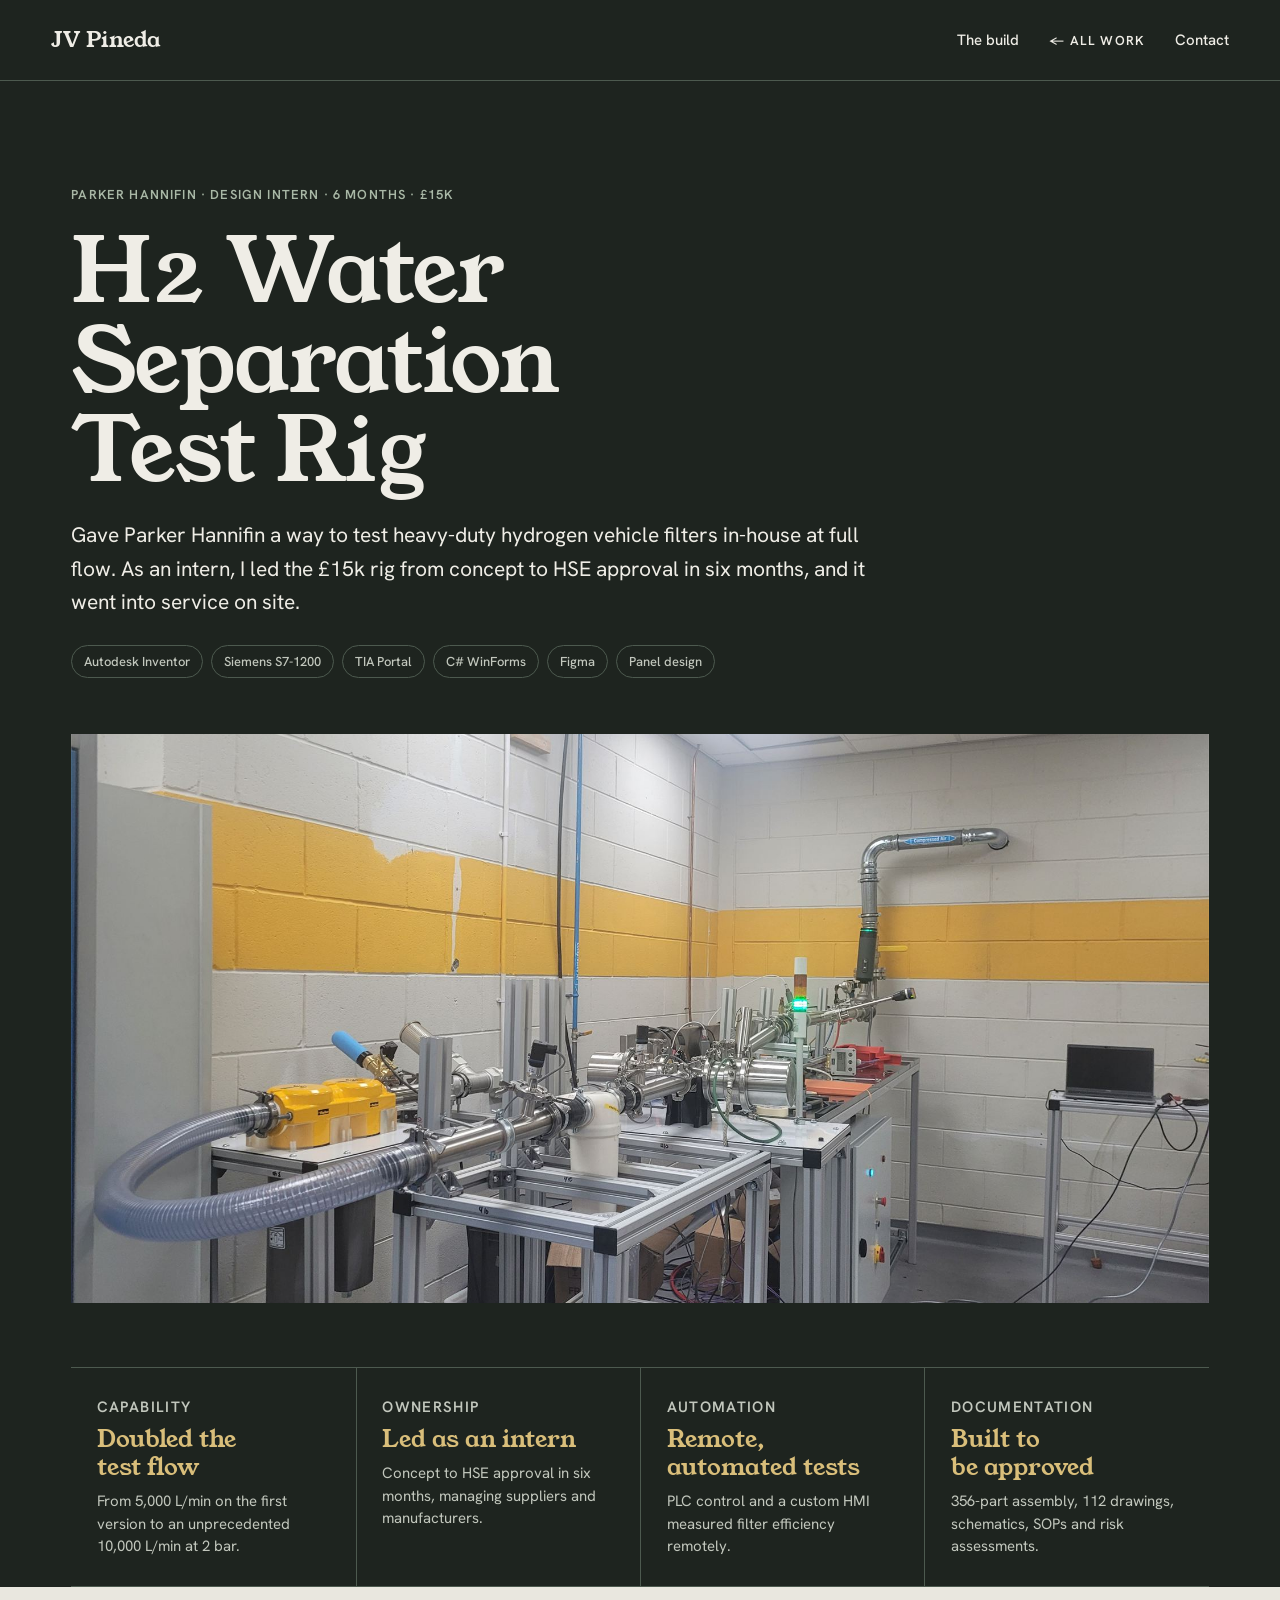
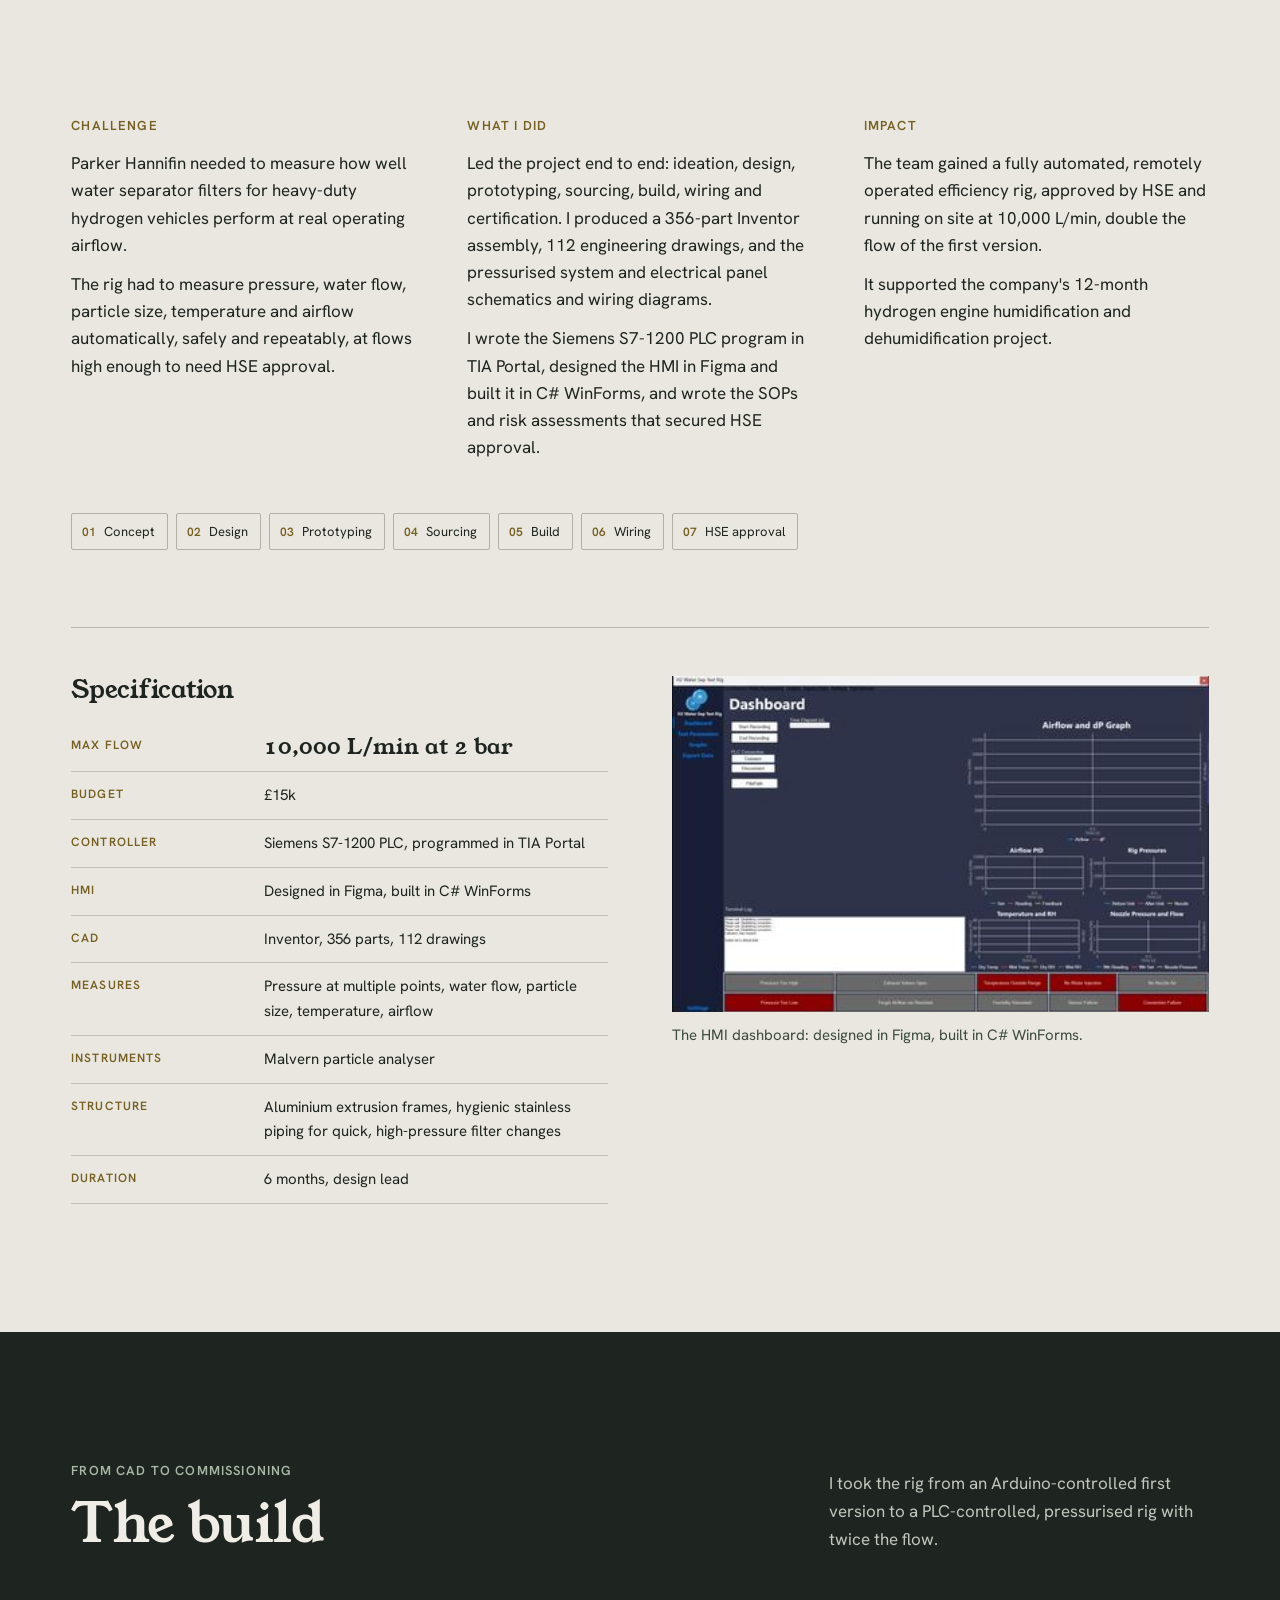
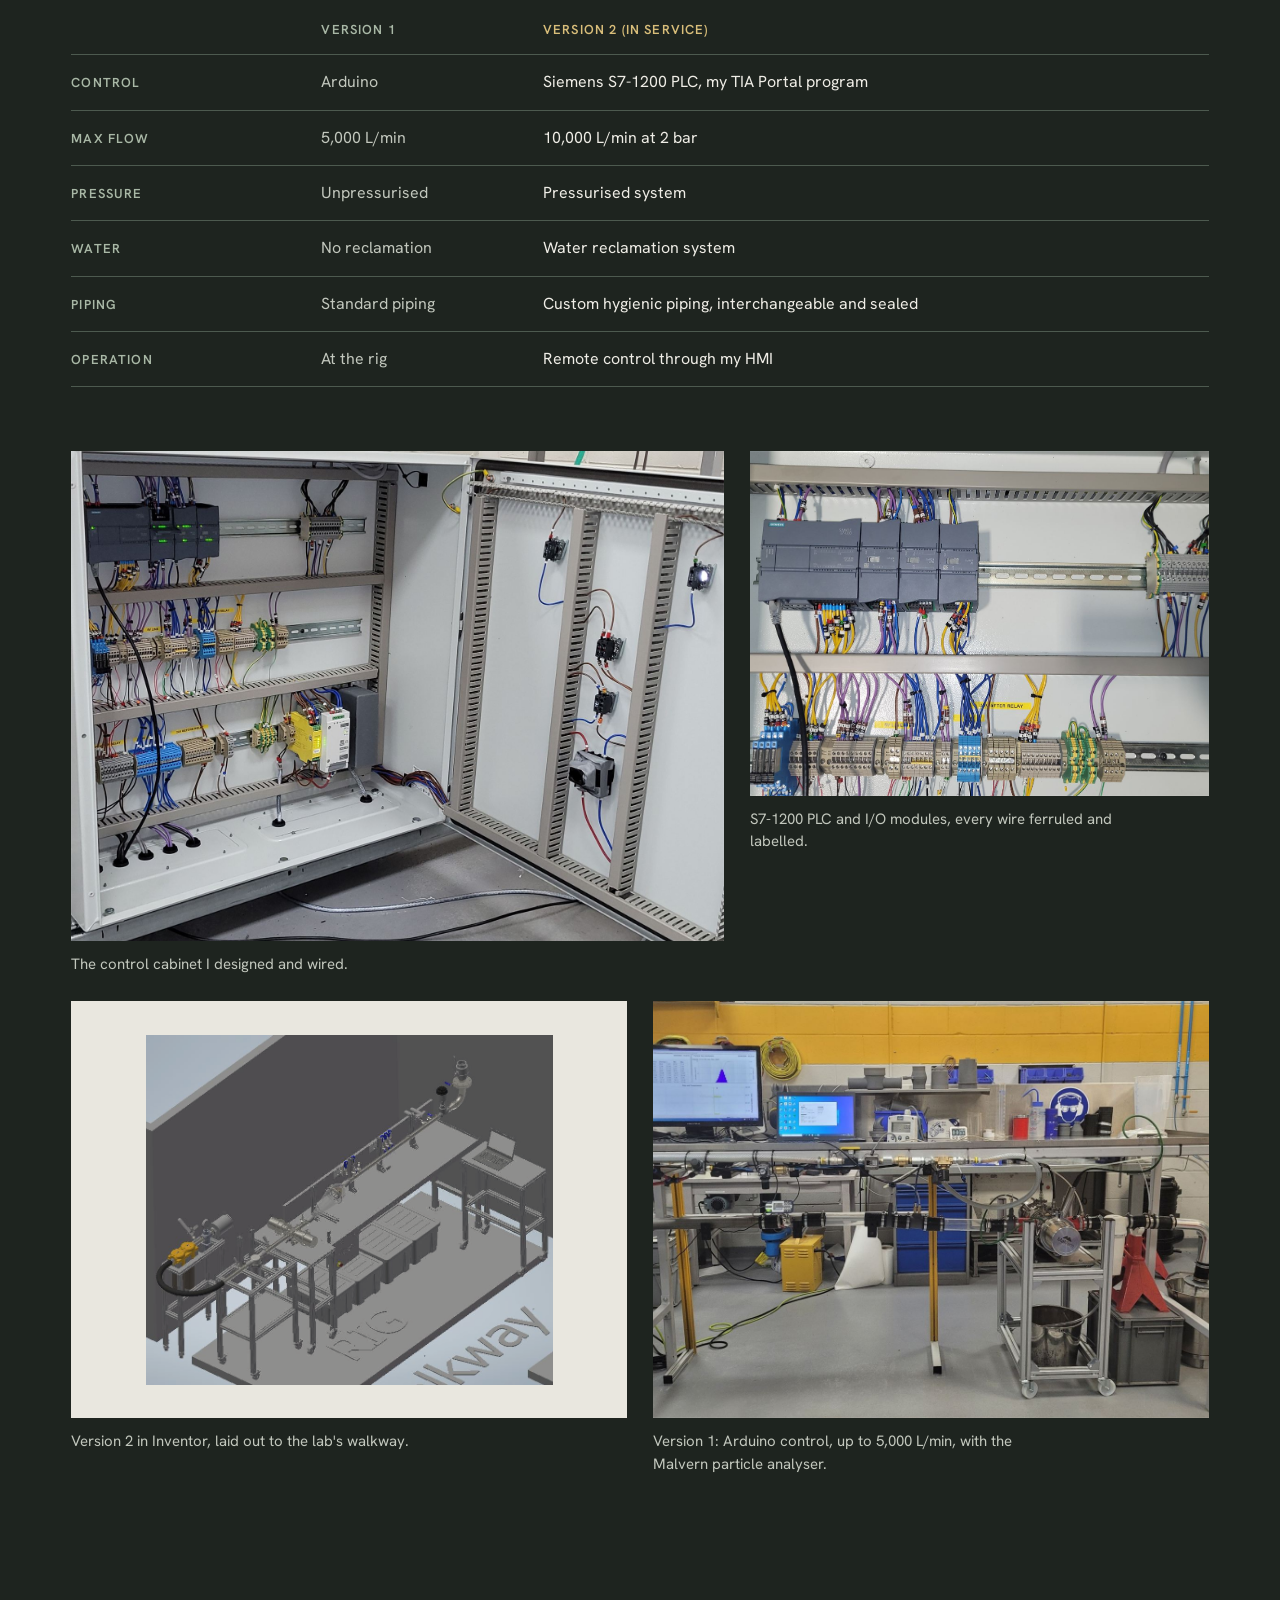
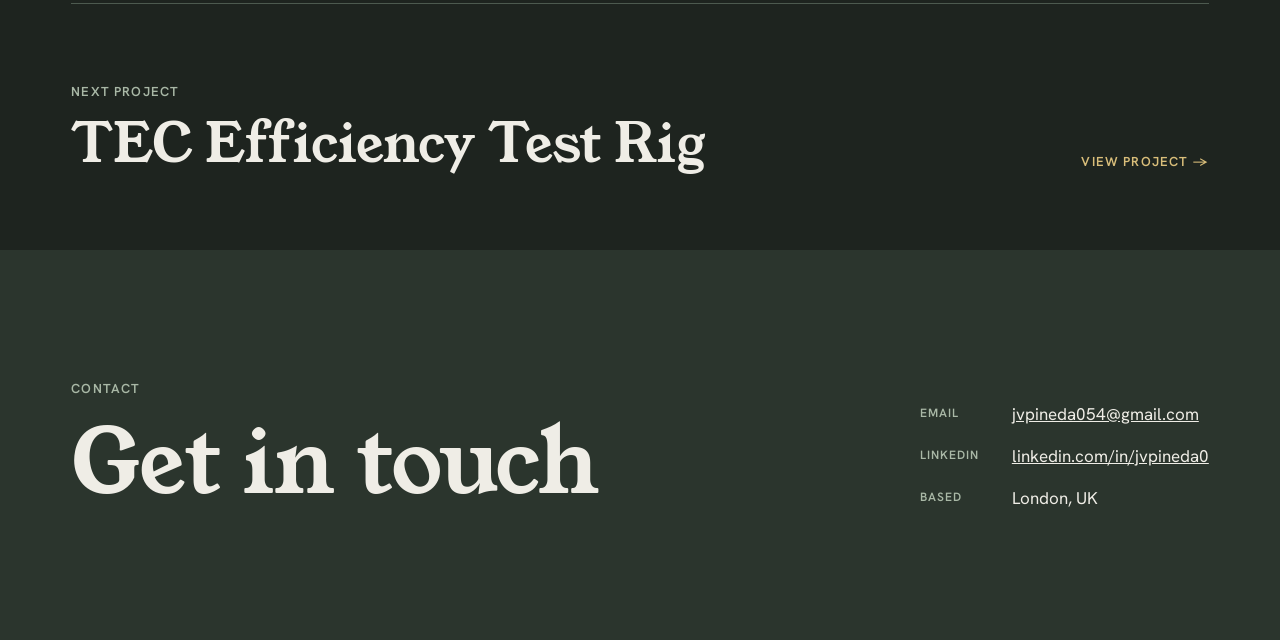
<file: h2-rig.html>
<!doctype html>
<html lang="en">
<head>
<meta charset="utf-8">
<meta name="viewport" content="width=device-width, initial-scale=1">
<title>H2 Water Separation Test Rig · JV Pineda</title>
<meta name="description" content="Leading a £15k PLC-controlled test rig for hydrogen vehicle filters at Parker Hannifin, from concept to HSE approval in six months.">
<link rel="icon" href="favicon.svg" type="image/svg+xml">
<meta property="og:type" content="website">
<meta property="og:site_name" content="JV Pineda Portfolio">
<meta property="og:title" content="H2 Water Separation Test Rig · JV Pineda">
<meta property="og:description" content="Leading a £15k PLC-controlled test rig for hydrogen vehicle filters at Parker Hannifin, from concept to HSE approval in six months.">
<meta property="og:image" content="https://pinedajv02.github.io/portfolio/img/h2-rig.jpg">
<meta property="og:url" content="https://pinedajv02.github.io/portfolio/h2-rig.html">
<meta name="twitter:card" content="summary_large_image">
<link rel="preconnect" href="https://fonts.googleapis.com">
<link rel="preconnect" href="https://fonts.gstatic.com" crossorigin>
<link rel="stylesheet" href="https://fonts.googleapis.com/css2?family=Young+Serif&family=Hanken+Grotesk:wght@400;500;600&display=swap">
<link rel="stylesheet" href="site.css">
</head>
<body>

<nav class="nav bar" aria-label="Main">
  <a class="mark" href="index.html">JV Pineda</a>
  <ul>
    <li><a href="#build">The build</a></li>
    <li><a class="back" href="index.html#work">&larr; All work</a></li>
    <li><a href="index.html#contact">Contact</a></li>
  </ul>
</nav>

<header class="wrap project-head">
  <p class="eyebrow">Parker Hannifin · Design intern · 6 months · £15k</p>
  <h1>H2 Water Separation Test Rig</h1>
  <p class="lede">Gave Parker Hannifin a way to test heavy-duty hydrogen vehicle filters in-house at full flow. As an intern, I led the £15k rig from concept to HSE approval in six months, and it went into service on site.</p>
  <ul class="tags" aria-label="Skills">
    <li>Autodesk Inventor</li><li>Siemens S7-1200</li><li>TIA Portal</li><li>C# WinForms</li><li>Figma</li><li>Panel design</li>
  </ul>
</header>

<div class="wrap">
  <figure class="graded project-hero"><img src="img/h2-rig.jpg" alt="The finished H2 water separation test rig in the lab: stainless pipework on aluminium extrusion frames, with the control cabinet beneath" style="object-position:40% 62%"></figure>

  <div class="figures results" aria-label="Results">
    <div class="figure"><p class="eyebrow">Capability</p><p class="win">Doubled the test flow</p><p>From 5,000 L/min on the first version to an unprecedented 10,000 L/min at 2 bar.</p></div>
    <div class="figure"><p class="eyebrow">Ownership</p><p class="win">Led as an intern</p><p>Concept to HSE approval in six months, managing suppliers and manufacturers.</p></div>
    <div class="figure"><p class="eyebrow">Automation</p><p class="win">Remote, automated tests</p><p>PLC control and a custom HMI measured filter efficiency remotely.</p></div>
    <div class="figure"><p class="eyebrow">Documentation</p><p class="win">Built to be approved</p><p>356-part assembly, 112 drawings, schematics, SOPs and risk assessments.</p></div>
  </div>
</div>

<section class="paper story">
  <div class="wrap">
    <div class="pr">
      <div>
        <h4>Challenge</h4>
        <p>Parker Hannifin needed to measure how well water separator filters for heavy-duty hydrogen vehicles perform at real operating airflow.</p>
        <p>The rig had to measure pressure, water flow, particle size, temperature and airflow automatically, safely and repeatably, at flows high enough to need HSE approval.</p>
      </div>
      <div>
        <h4>What I did</h4>
        <p>Led the project end to end: ideation, design, prototyping, sourcing, build, wiring and certification. I produced a 356-part Inventor assembly, 112 engineering drawings, and the pressurised system and electrical panel schematics and wiring diagrams.</p>
        <p>I wrote the Siemens S7-1200 PLC program in TIA Portal, designed the HMI in Figma and built it in C# WinForms, and wrote the SOPs and risk assessments that secured HSE approval.</p>
      </div>
      <div>
        <h4>Impact</h4>
        <p>The team gained a fully automated, remotely operated efficiency rig, approved by HSE and running on site at 10,000 L/min, double the flow of the first version.</p>
        <p>It supported the company's 12-month hydrogen engine humidification and dehumidification project.</p>
      </div>
    </div>

    <ol class="steps" aria-label="Project stages" style="margin-top:clamp(36px,4vw,52px)">
      <li>Concept</li><li>Design</li><li>Prototyping</li><li>Sourcing</li><li>Build</li><li>Wiring</li><li>HSE approval</li>
    </ol>

    <div class="story-grid">
      <div>
        <h3>Specification</h3>
        <table class="spec">
          <tr><th scope="row">Max flow</th><td class="big">10,000 L/min at 2 bar</td></tr>
          <tr><th scope="row">Budget</th><td>£15k</td></tr>
          <tr><th scope="row">Controller</th><td>Siemens S7-1200 PLC, programmed in TIA Portal</td></tr>
          <tr><th scope="row">HMI</th><td>Designed in Figma, built in C# WinForms</td></tr>
          <tr><th scope="row">CAD</th><td>Inventor, 356 parts, 112 drawings</td></tr>
          <tr><th scope="row">Measures</th><td>Pressure at multiple points, water flow, particle size, temperature, airflow</td></tr>
          <tr><th scope="row">Instruments</th><td>Malvern particle analyser</td></tr>
          <tr><th scope="row">Structure</th><td>Aluminium extrusion frames, hygienic stainless piping for quick, high-pressure filter changes</td></tr>
          <tr><th scope="row">Duration</th><td>6 months, design lead</td></tr>
        </table>
      </div>
      <div class="gallery">
        <figure style="grid-column:1/-1">
          <div class="graded" style="aspect-ratio:16/10"><img src="img/h2-hmi.jpg" alt="The WinForms HMI dashboard with airflow, pressure and temperature graphs"></div>
          <figcaption>The HMI dashboard: designed in Figma, built in C# WinForms.</figcaption>
        </figure>
      </div>
    </div>
  </div>
</section>

<section id="build">
  <div class="wrap">
    <div class="section-head">
      <div>
        <p class="eyebrow">From CAD to commissioning</p>
        <h2>The build</h2>
      </div>
      <p class="intro">I took the rig from an Arduino-controlled first version to a PLC-controlled, pressurised rig with twice the flow.</p>
    </div>

    <table class="compare" style="margin-bottom:clamp(40px,5vw,64px)">
      <thead><tr><th scope="col"></th><th scope="col">Version 1</th><th scope="col" class="now">Version 2 (in service)</th></tr></thead>
      <tbody>
        <tr><th scope="row">Control</th><td>Arduino</td><td class="now">Siemens S7-1200 PLC, my TIA Portal program</td></tr>
        <tr><th scope="row">Max flow</th><td>5,000 L/min</td><td class="now">10,000 L/min at 2 bar</td></tr>
        <tr><th scope="row">Pressure</th><td>Unpressurised</td><td class="now">Pressurised system</td></tr>
        <tr><th scope="row">Water</th><td>No reclamation</td><td class="now">Water reclamation system</td></tr>
        <tr><th scope="row">Piping</th><td>Standard piping</td><td class="now">Custom hygienic piping, interchangeable and sealed</td></tr>
        <tr><th scope="row">Operation</th><td>At the rig</td><td class="now">Remote control through my HMI</td></tr>
      </tbody>
    </table>
    <div class="gallery">
      <figure class="span-7">
        <div class="graded"><img src="img/h2-panel-v2.jpg" alt="Open control cabinet: Siemens S7-1200 PLC, safety relay, power supply and labelled terminal wiring" style="object-position:30% 40%"></div>
        <figcaption>The control cabinet I designed and wired.</figcaption>
      </figure>
      <figure class="span-5">
        <div class="graded"><img src="img/h2-plc.jpg" alt="Close-up of the Siemens S7-1200 PLC and I/O modules with ferruled, labelled wiring"></div>
        <figcaption>S7-1200 PLC and I/O modules, every wire ferruled and labelled.</figcaption>
      </figure>
      <figure class="span-6">
        <div class="graded cad"><img src="img/h2-cad-v2.jpg" alt="Inventor CAD of the full rig layout on its walkway"></div>
        <figcaption>Version 2 in Inventor, laid out to the lab's walkway.</figcaption>
      </figure>
      <figure class="span-6">
        <div class="graded"><img src="img/h2-rig-v1.jpg" alt="The first version of the rig on a bench, with the Malvern particle analyser and data screens"></div>
        <figcaption>Version 1: Arduino control, up to 5,000 L/min, with the Malvern particle analyser.</figcaption>
      </figure>
    </div>
  </div>
</section>

<div class="wrap">
  <a class="next" href="tec-rig.html">
    <div style="display:grid;gap:12px">
      <p class="eyebrow">Next project</p>
      <h2>TEC Efficiency Test Rig</h2>
    </div>
    <span class="back" style="color:var(--brass)">View project &rarr;</span>
  </a>
</div>

<section class="contact" id="contact">
  <div class="wrap contact-inner">
    <div style="display:grid;gap:16px">
      <p class="eyebrow">Contact</p>
      <h2>Get in touch</h2>
    </div>
    <div class="contact-lines">
      <div class="contact-row"><span class="label">Email</span><a href="mailto:jvpineda054@gmail.com">jvpineda054@gmail.com</a></div>
      <div class="contact-row"><span class="label">LinkedIn</span><a href="https://www.linkedin.com/in/jvpineda0/" target="_blank" rel="noopener">linkedin.com/in/jvpineda0</a></div>
      <div class="contact-row"><span class="label">Based</span><span>London, UK</span></div>
    </div>
  </div>
</section>

</body>
</html>
</file>
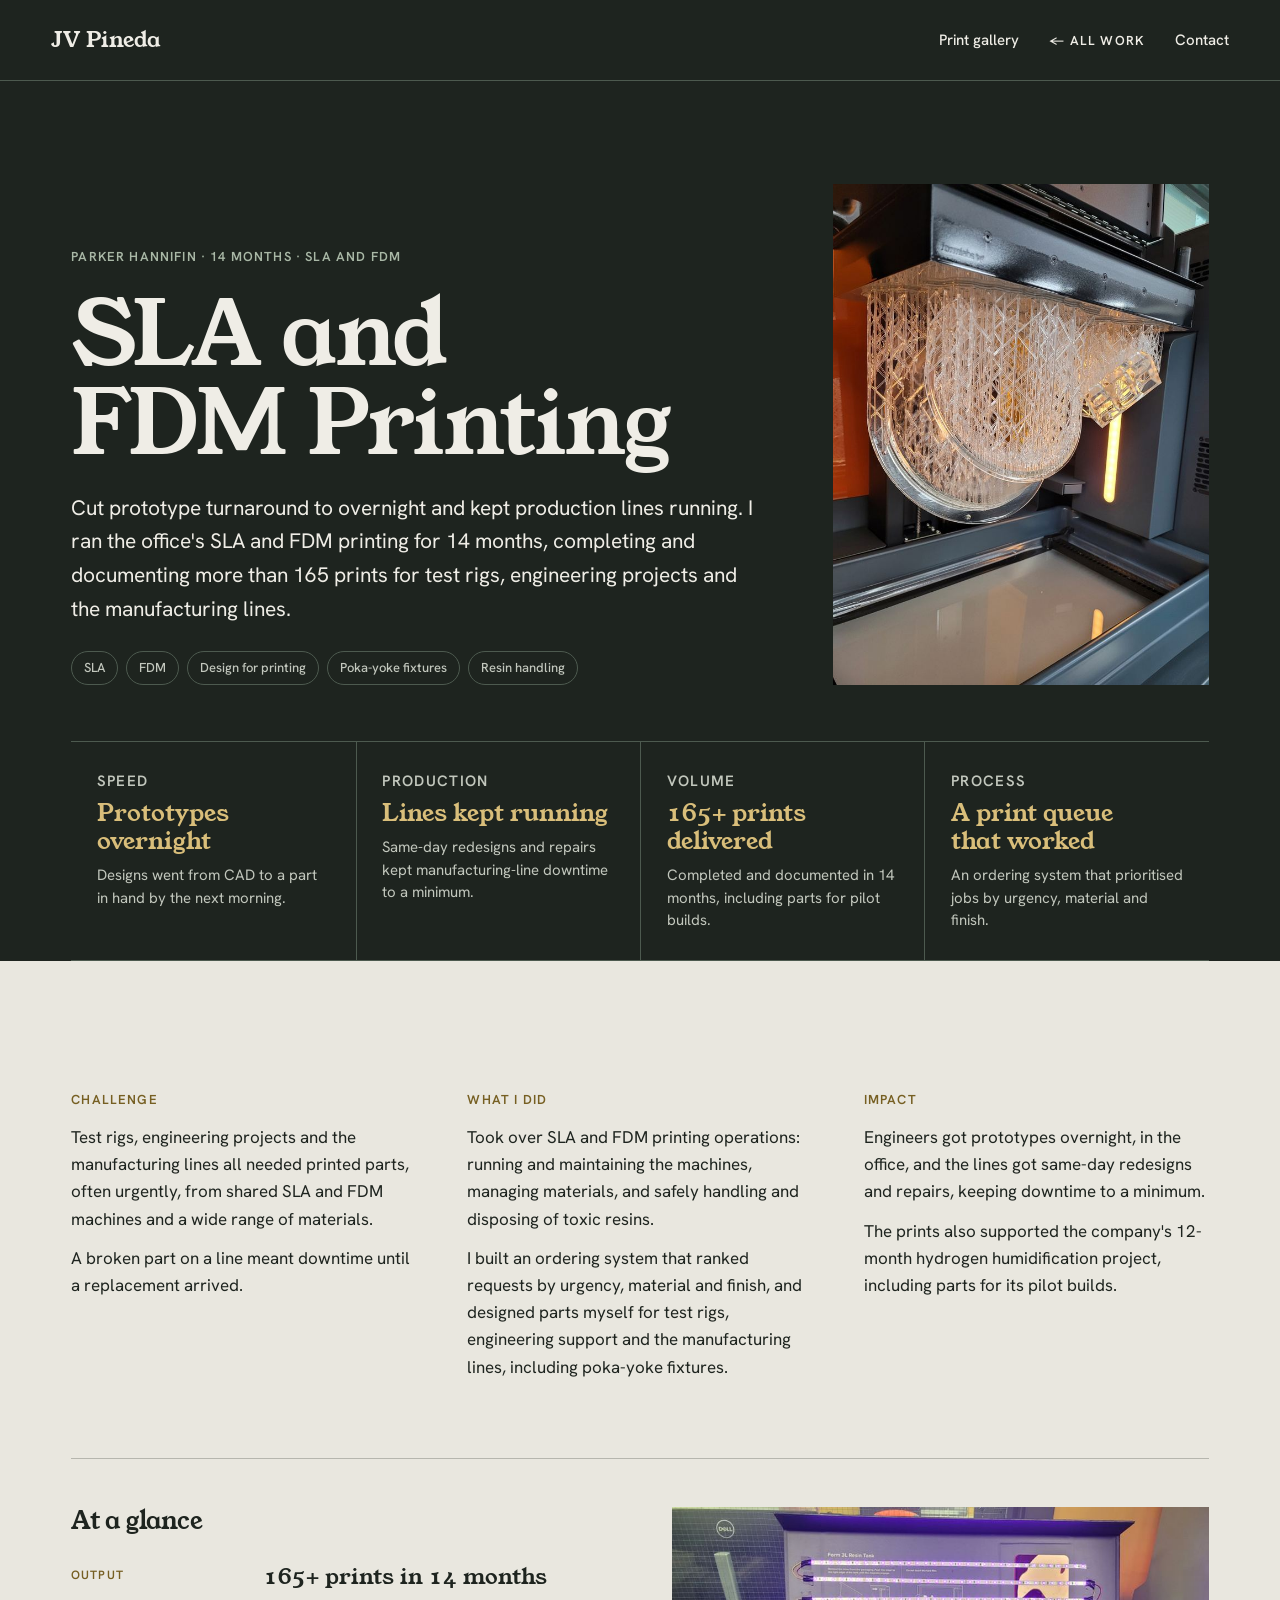
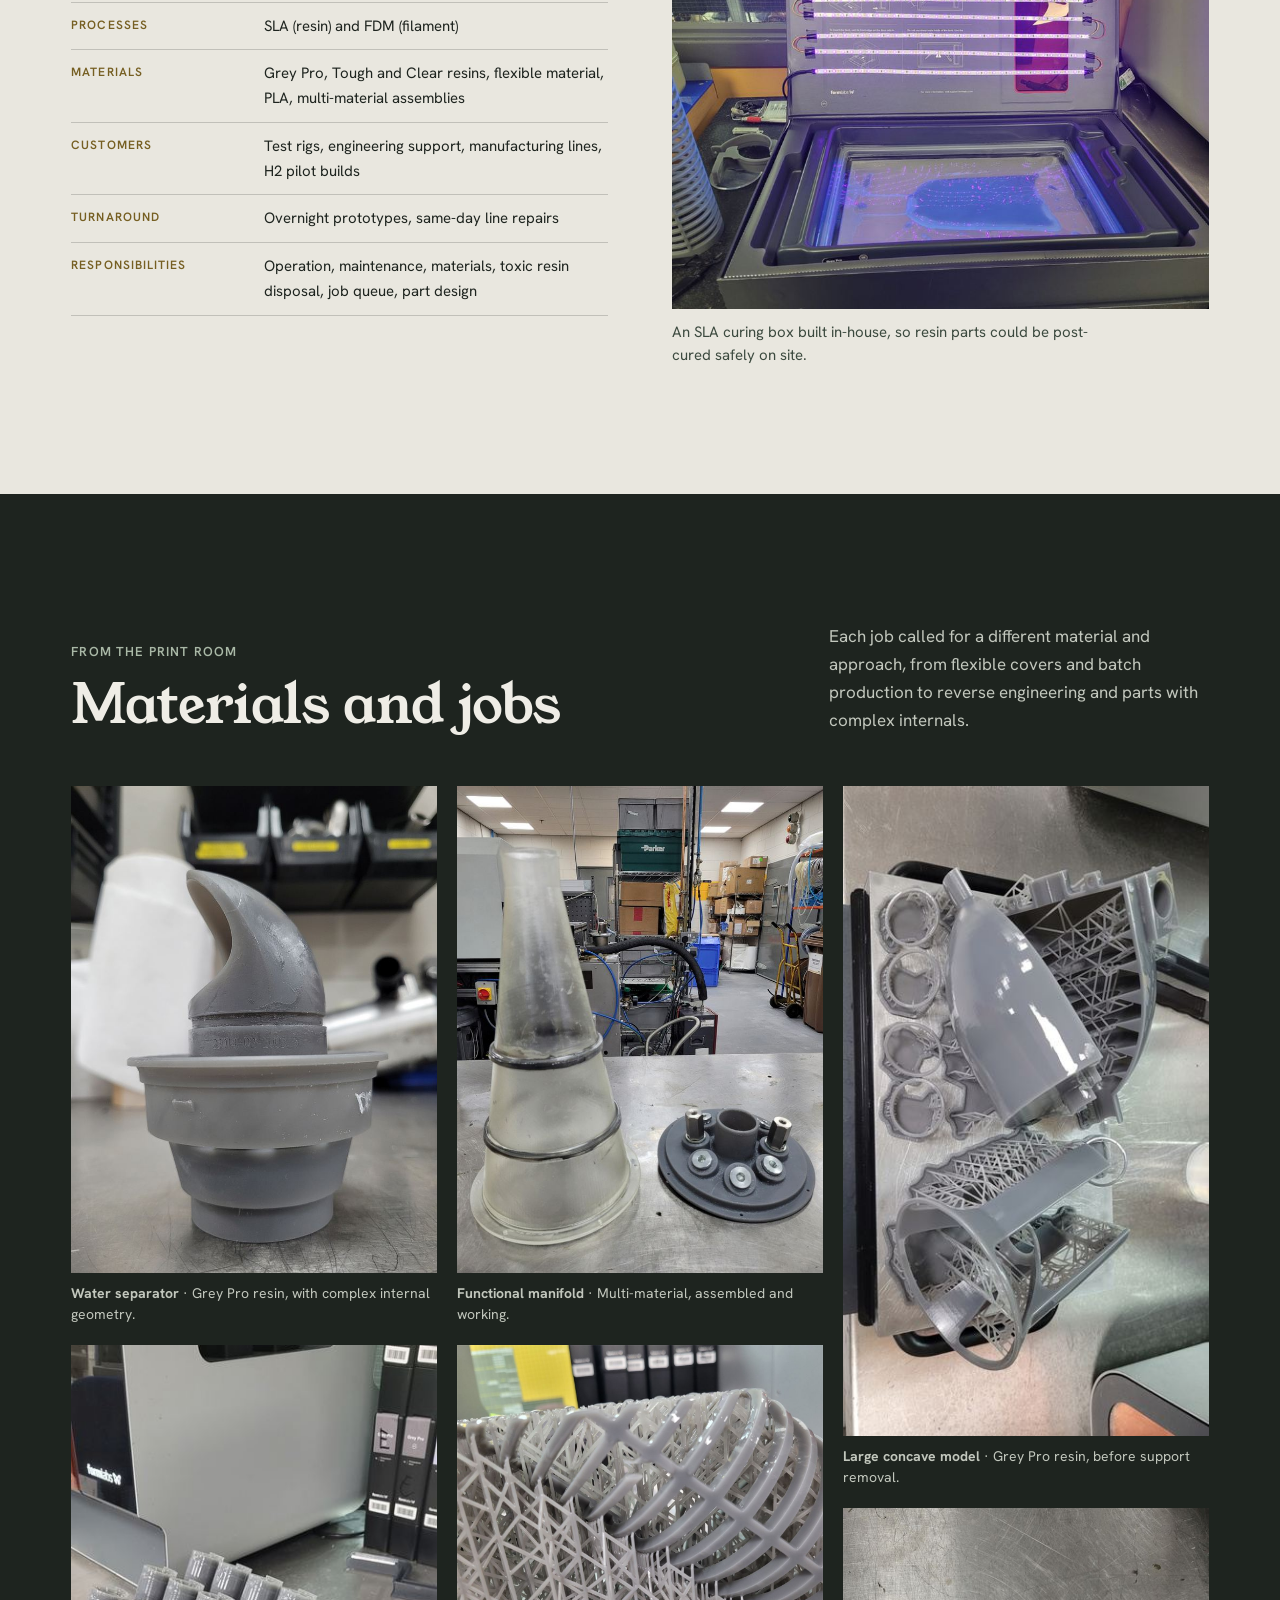
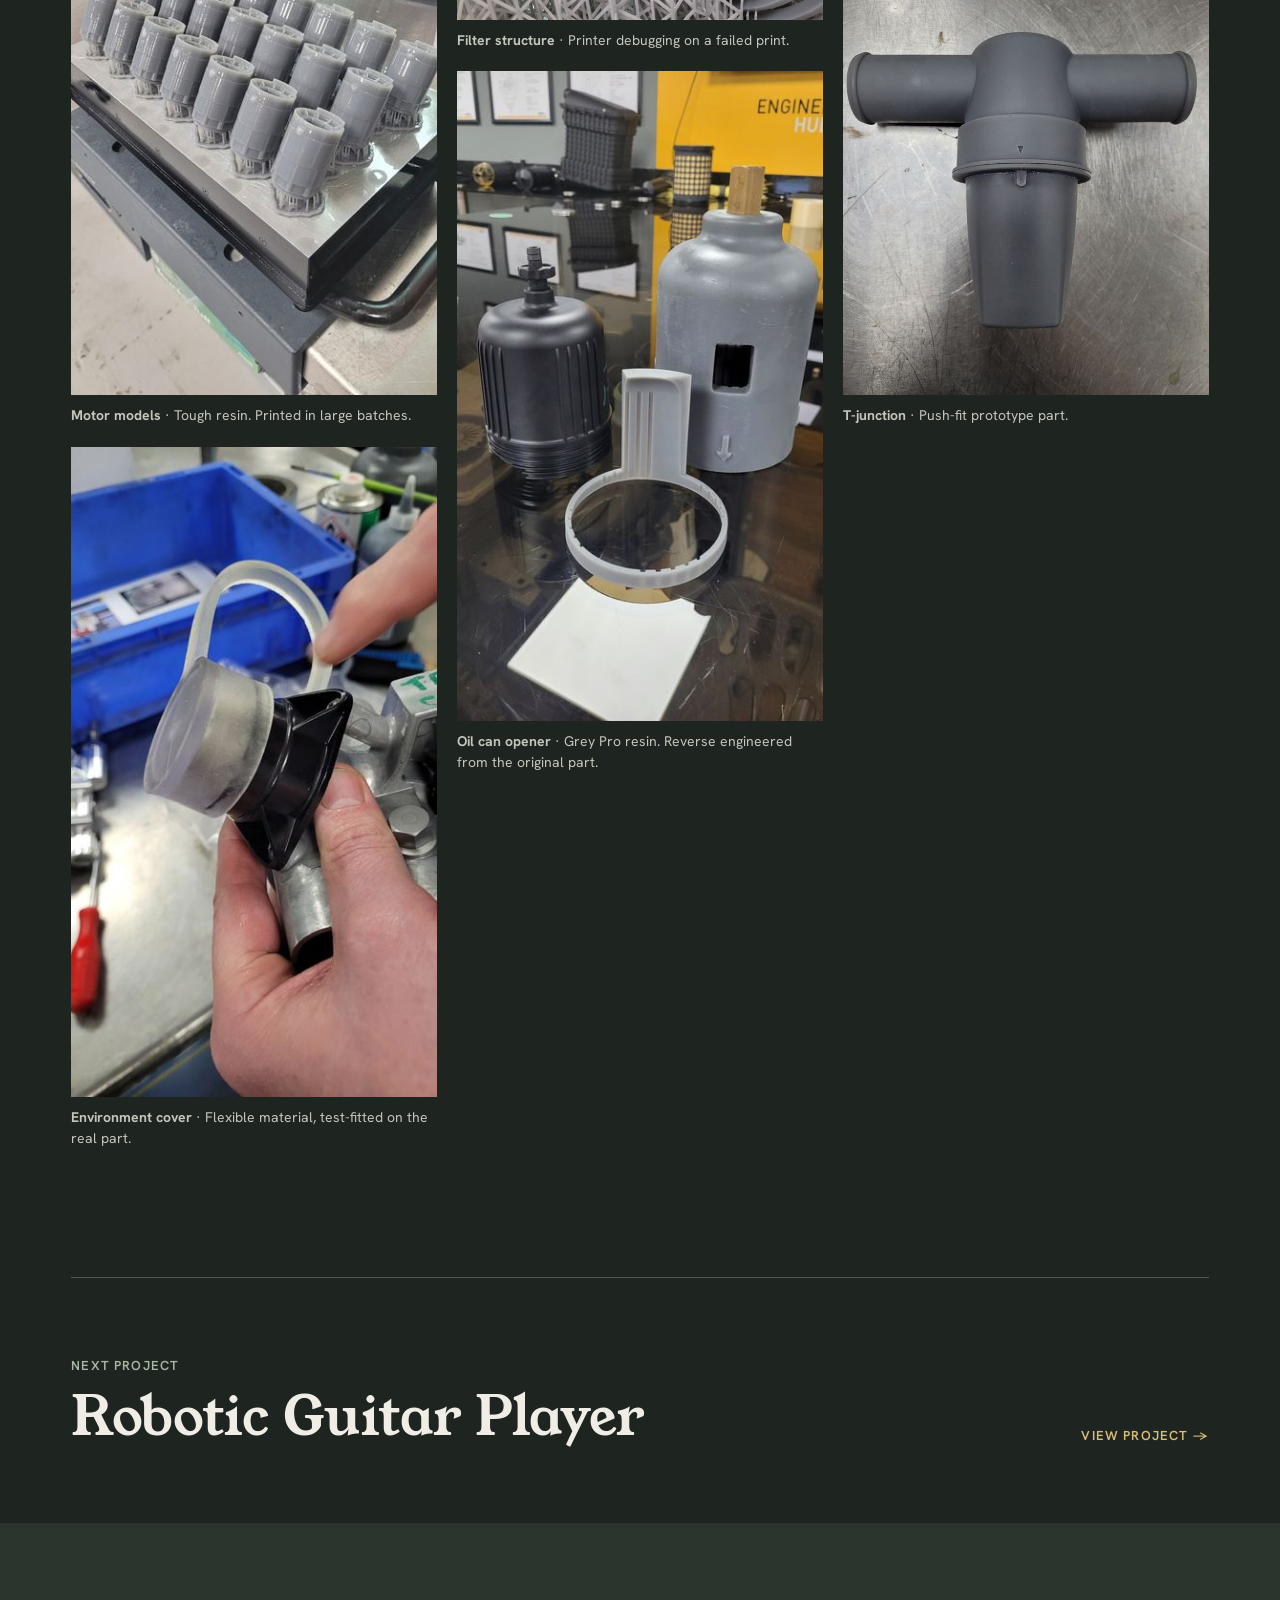
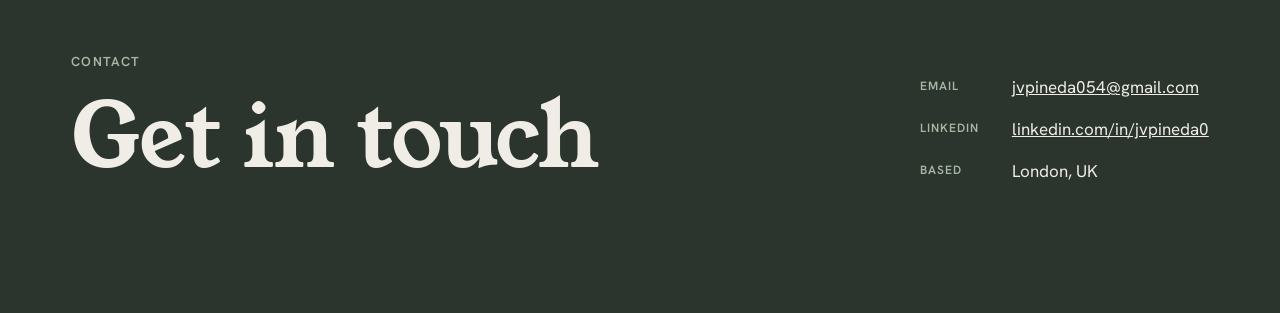
<file: printing.html>
<!doctype html>
<html lang="en">
<head>
<meta charset="utf-8">
<meta name="viewport" content="width=device-width, initial-scale=1">
<title>SLA and FDM Printing · JV Pineda</title>
<meta name="description" content="Running SLA and FDM printing at Parker Hannifin: 165+ prints in 14 months, overnight prototypes and same-day line repairs.">
<link rel="icon" href="favicon.svg" type="image/svg+xml">
<meta property="og:type" content="website">
<meta property="og:site_name" content="JV Pineda Portfolio">
<meta property="og:title" content="SLA and FDM Printing · JV Pineda">
<meta property="og:description" content="Running SLA and FDM printing at Parker Hannifin: 165+ prints in 14 months, overnight prototypes and same-day line repairs.">
<meta property="og:image" content="https://pinedajv02.github.io/portfolio/img/print-water-manifold-clear.jpg">
<meta property="og:url" content="https://pinedajv02.github.io/portfolio/printing.html">
<meta name="twitter:card" content="summary_large_image">
<link rel="preconnect" href="https://fonts.googleapis.com">
<link rel="preconnect" href="https://fonts.gstatic.com" crossorigin>
<link rel="stylesheet" href="https://fonts.googleapis.com/css2?family=Young+Serif&family=Hanken+Grotesk:wght@400;500;600&display=swap">
<link rel="stylesheet" href="site.css">
</head>
<body>

<nav class="nav bar" aria-label="Main">
  <a class="mark" href="index.html">JV Pineda</a>
  <ul>
    <li><a href="#wall">Print gallery</a></li>
    <li><a class="back" href="index.html#work">&larr; All work</a></li>
    <li><a href="index.html#contact">Contact</a></li>
  </ul>
</nav>

<header class="wrap project-head split">
  <div class="copy-col">
    <p class="eyebrow">Parker Hannifin · 14 months · SLA and FDM</p>
    <h1>SLA and FDM Printing</h1>
    <p class="lede">Cut prototype turnaround to overnight and kept production lines running. I ran the office's SLA and FDM printing for 14 months, completing and documenting more than 165 prints for test rigs, engineering projects and the manufacturing lines.</p>
    <ul class="tags" aria-label="Skills">
      <li>SLA</li><li>FDM</li><li>Design for printing</li><li>Poka-yoke fixtures</li><li>Resin handling</li>
    </ul>
  </div>
  <figure class="graded"><img src="img/print-water-manifold-clear.jpg" alt="Clear resin water manifolds hanging from an SLA build platform inside their support lattice"></figure>
</header>

<div class="wrap">
  <div class="figures" aria-label="Results">
    <div class="figure"><p class="eyebrow">Speed</p><p class="win">Prototypes overnight</p><p>Designs went from CAD to a part in hand by the next morning.</p></div>
    <div class="figure"><p class="eyebrow">Production</p><p class="win">Lines kept running</p><p>Same-day redesigns and repairs kept manufacturing-line downtime to a minimum.</p></div>
    <div class="figure"><p class="eyebrow">Volume</p><p class="win">165+ prints delivered</p><p>Completed and documented in 14 months, including parts for pilot builds.</p></div>
    <div class="figure"><p class="eyebrow">Process</p><p class="win">A print queue that worked</p><p>An ordering system that prioritised jobs by urgency, material and finish.</p></div>
  </div>
</div>

<section class="paper story">
  <div class="wrap">
    <div class="pr">
      <div>
        <h4>Challenge</h4>
        <p>Test rigs, engineering projects and the manufacturing lines all needed printed parts, often urgently, from shared SLA and FDM machines and a wide range of materials.</p>
        <p>A broken part on a line meant downtime until a replacement arrived.</p>
      </div>
      <div>
        <h4>What I did</h4>
        <p>Took over SLA and FDM printing operations: running and maintaining the machines, managing materials, and safely handling and disposing of toxic resins.</p>
        <p>I built an ordering system that ranked requests by urgency, material and finish, and designed parts myself for test rigs, engineering support and the manufacturing lines, including poka-yoke fixtures.</p>
      </div>
      <div>
        <h4>Impact</h4>
        <p>Engineers got prototypes overnight, in the office, and the lines got same-day redesigns and repairs, keeping downtime to a minimum.</p>
        <p>The prints also supported the company's 12-month hydrogen humidification project, including parts for its pilot builds.</p>
      </div>
    </div>

    <div class="story-grid">
      <div>
        <h3>At a glance</h3>
        <table class="spec">
          <tr><th scope="row">Output</th><td class="big">165+ prints in 14 months</td></tr>
          <tr><th scope="row">Processes</th><td>SLA (resin) and FDM (filament)</td></tr>
          <tr><th scope="row">Materials</th><td>Grey Pro, Tough and Clear resins, flexible material, PLA, multi-material assemblies</td></tr>
          <tr><th scope="row">Customers</th><td>Test rigs, engineering support, manufacturing lines, H2 pilot builds</td></tr>
          <tr><th scope="row">Turnaround</th><td>Overnight prototypes, same-day line repairs</td></tr>
          <tr><th scope="row">Responsibilities</th><td>Operation, maintenance, materials, toxic resin disposal, job queue, part design</td></tr>
        </table>
      </div>
      <div class="gallery">
        <figure style="grid-column:1/-1">
          <div class="graded"><img src="img/print-curing-box.jpg" alt="An SLA curing box built in-house, its UV lamps glowing purple over a resin part"></div>
          <figcaption>An SLA curing box built in-house, so resin parts could be post-cured safely on site.</figcaption>
        </figure>
      </div>
    </div>
  </div>
</section>

<section id="wall">
  <div class="wrap">
    <div class="section-head">
      <div>
        <p class="eyebrow">From the print room</p>
        <h2>Materials and jobs</h2>
      </div>
      <p class="intro">Each job called for a different material and approach, from flexible covers and batch production to reverse engineering and parts with complex internals.</p>
    </div>
    <div class="wall">
      <figure><img src="img/print-water-separator-grey-pro.jpg" alt="Grey Pro resin water separator prototype with a curved outlet" loading="lazy"><figcaption><strong>Water separator</strong> · Grey Pro resin, with complex internal geometry.</figcaption></figure>
      <figure><img src="img/print-motor-models-tough.jpg" alt="Tray of around twenty identical motor models printed in Tough resin" loading="lazy"><figcaption><strong>Motor models</strong> · Tough resin. Printed in large batches.</figcaption></figure>
      <figure><img src="img/print-environment-cover-flexible.jpg" alt="Flexible printed cover being test-fitted onto a metal component" loading="lazy"><figcaption><strong>Environment cover</strong> · Flexible material, test-fitted on the real part.</figcaption></figure>
      <figure><img src="img/print-manifold-multimaterial.jpg" alt="Assembled functional manifold: a frosted clear cone above a dark base plate" loading="lazy"><figcaption><strong>Functional manifold</strong> · Multi-material, assembled and working.</figcaption></figure>
      <figure><img src="img/print-filter-structure-failed.jpg" alt="Close-up of a failed grey resin filter structure, its ribs breaking away from a dense support lattice" loading="lazy"><figcaption><strong>Filter structure</strong> · Printer debugging on a failed print.</figcaption></figure>
      <figure><img src="img/print-oil-can-opener-grey-pro.jpg" alt="Reverse-engineered oil can opener in Grey Pro beside the original black part" loading="lazy"><figcaption><strong>Oil can opener</strong> · Grey Pro resin. Reverse engineered from the original part.</figcaption></figure>
      <figure><img src="img/print-large-concave-grey-pro.jpg" alt="Large concave Grey Pro model on a tray with its supports still attached" loading="lazy"><figcaption><strong>Large concave model</strong> · Grey Pro resin, before support removal.</figcaption></figure>
      <figure><img src="img/print-01.jpg" alt="Grey printed T-junction with push-fit ends" loading="lazy"><figcaption><strong>T-junction</strong> · Push-fit prototype part.</figcaption></figure>
    </div>
  </div>
</section>

<div class="wrap">
  <a class="next" href="robotic-guitar.html">
    <div style="display:grid;gap:12px">
      <p class="eyebrow">Next project</p>
      <h2>Robotic Guitar Player</h2>
    </div>
    <span class="back" style="color:var(--brass)">View project &rarr;</span>
  </a>
</div>

<section class="contact" id="contact">
  <div class="wrap contact-inner">
    <div style="display:grid;gap:16px">
      <p class="eyebrow">Contact</p>
      <h2>Get in touch</h2>
    </div>
    <div class="contact-lines">
      <div class="contact-row"><span class="label">Email</span><a href="mailto:jvpineda054@gmail.com">jvpineda054@gmail.com</a></div>
      <div class="contact-row"><span class="label">LinkedIn</span><a href="https://www.linkedin.com/in/jvpineda0/" target="_blank" rel="noopener">linkedin.com/in/jvpineda0</a></div>
      <div class="contact-row"><span class="label">Based</span><span>London, UK</span></div>
    </div>
  </div>
</section>

</body>
</html>
</file>
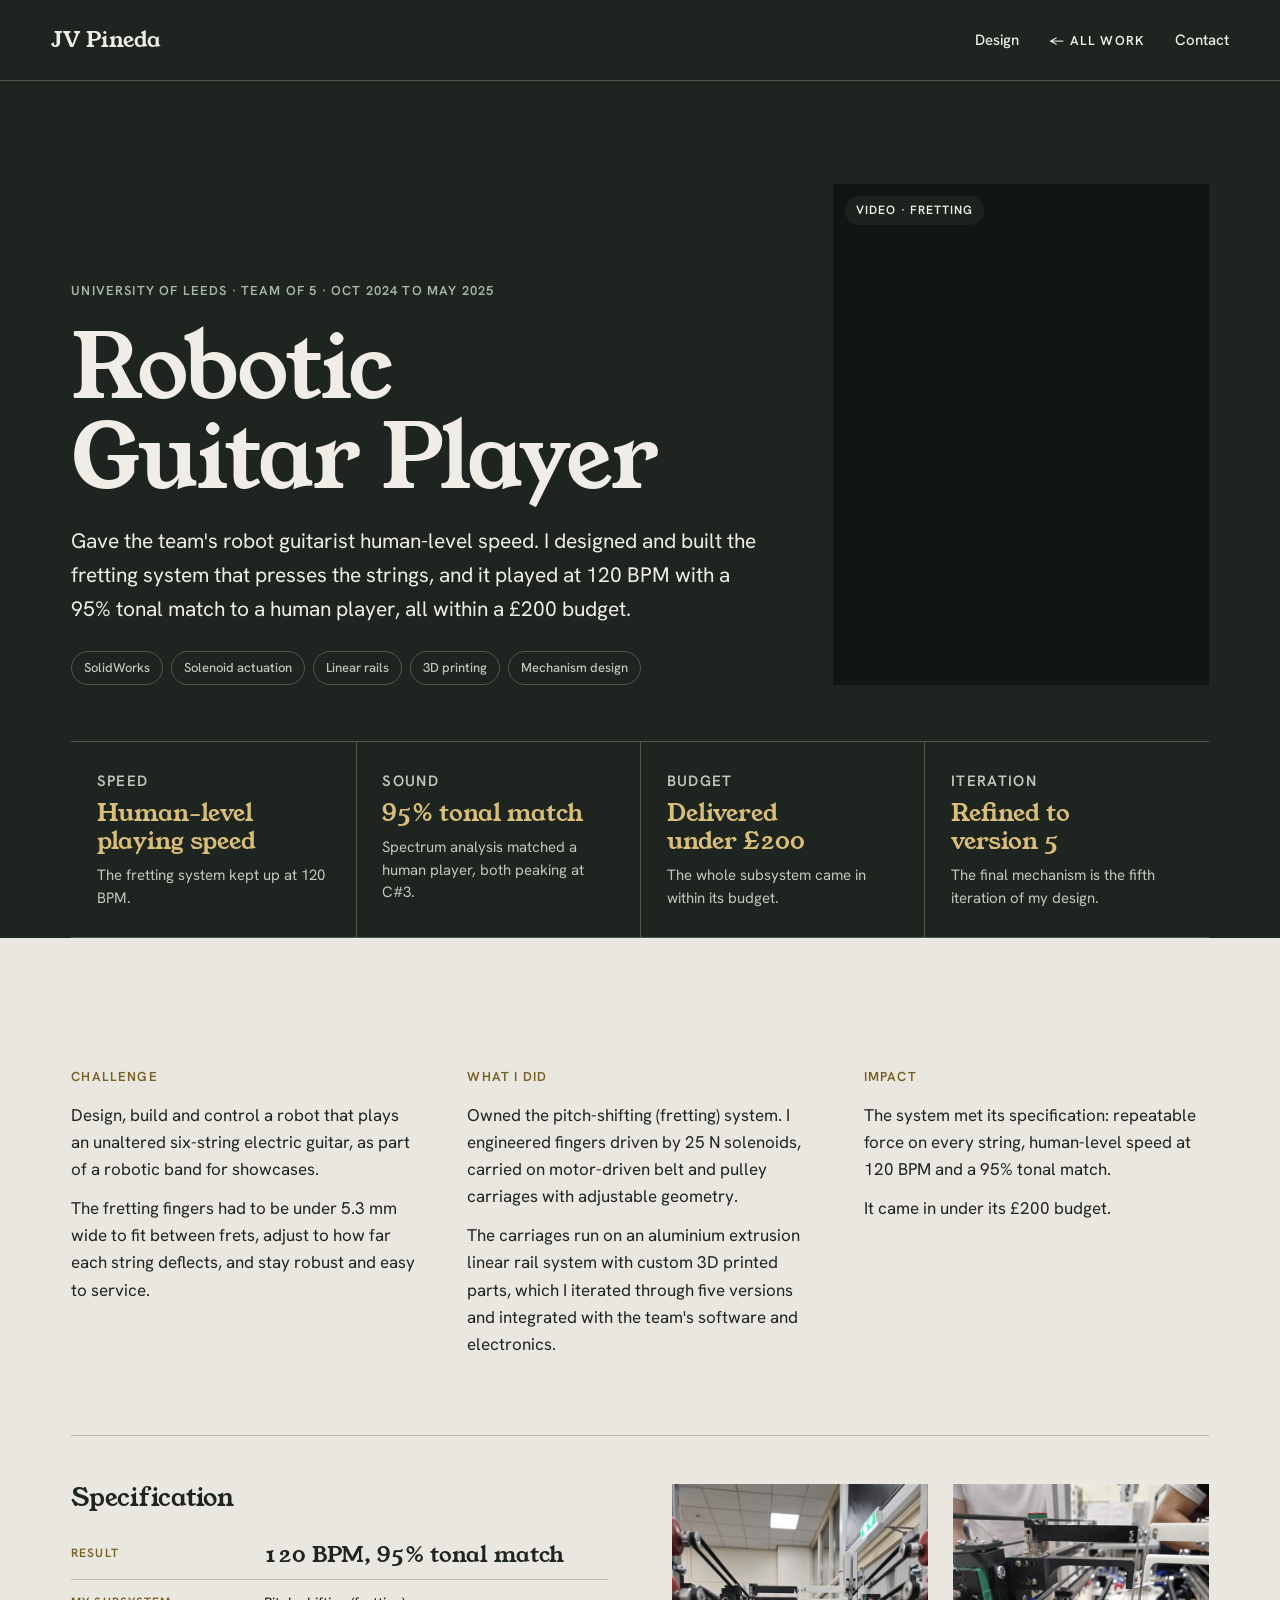
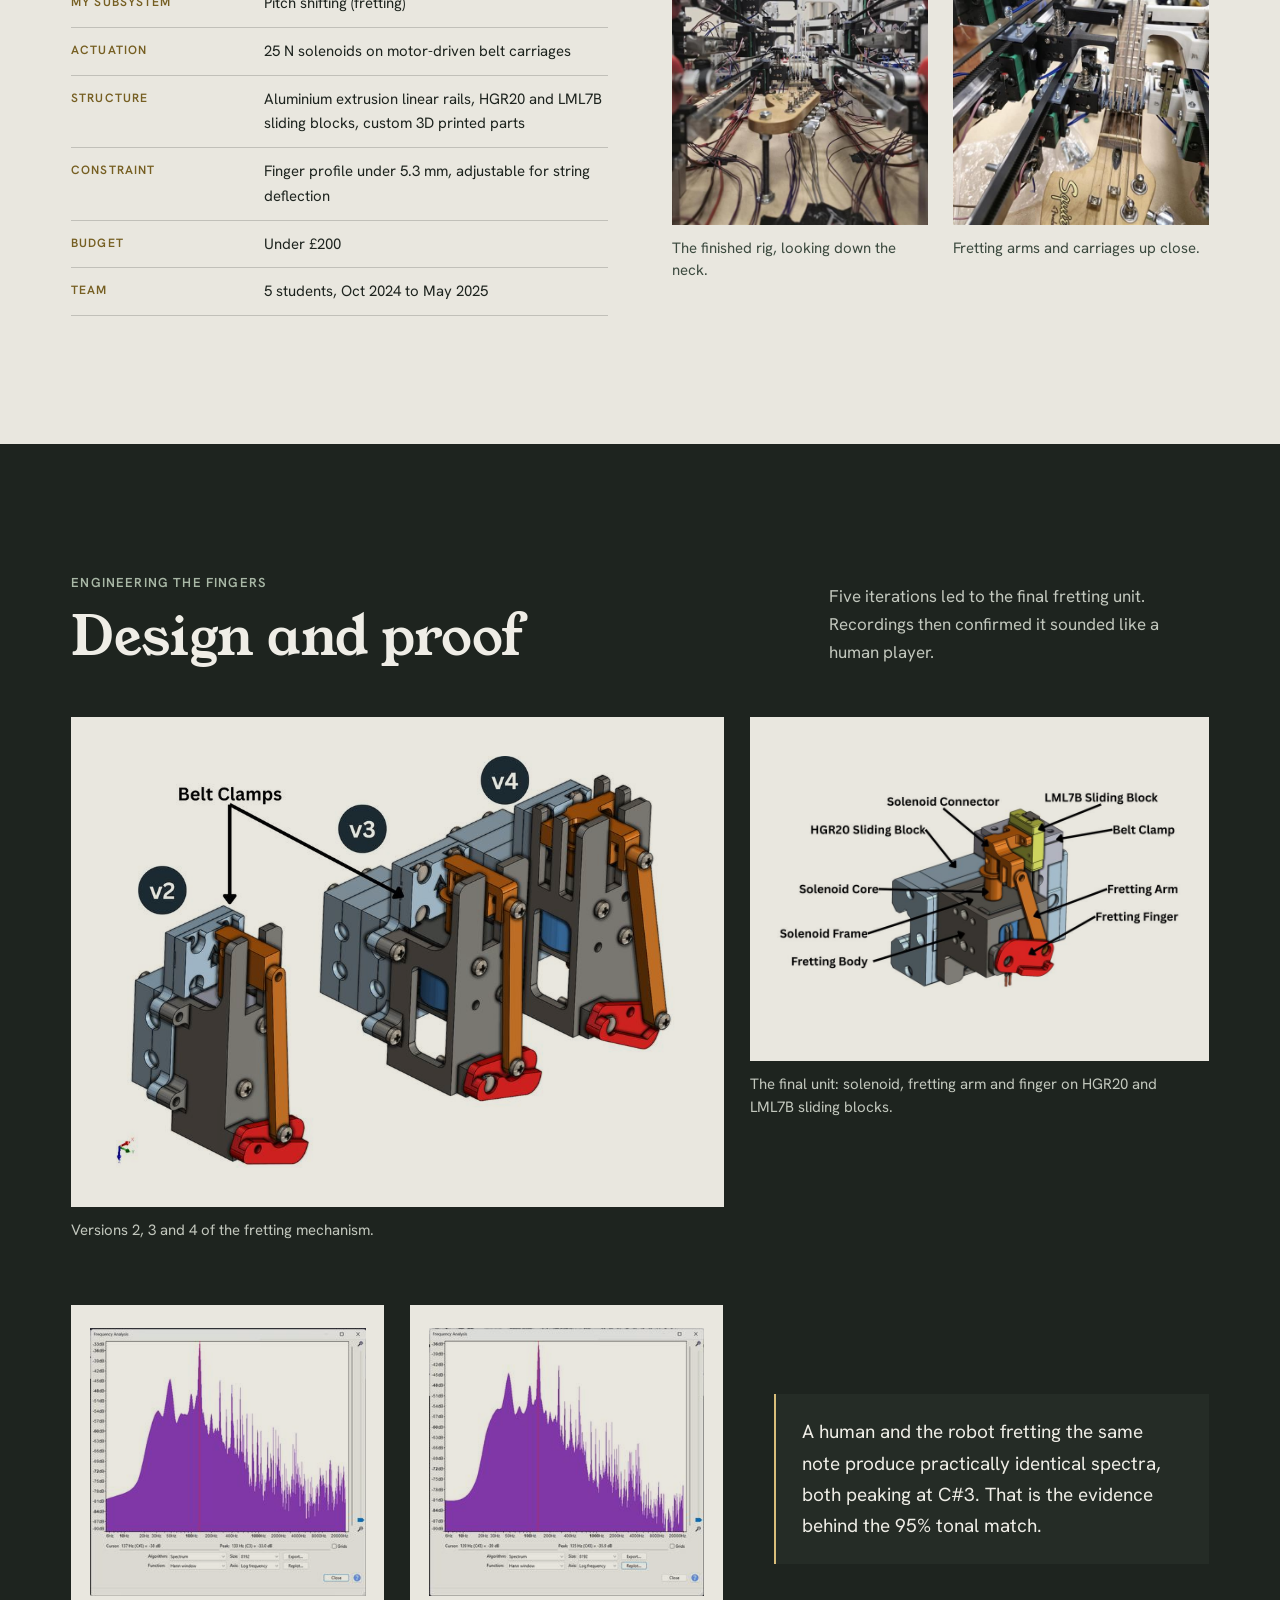
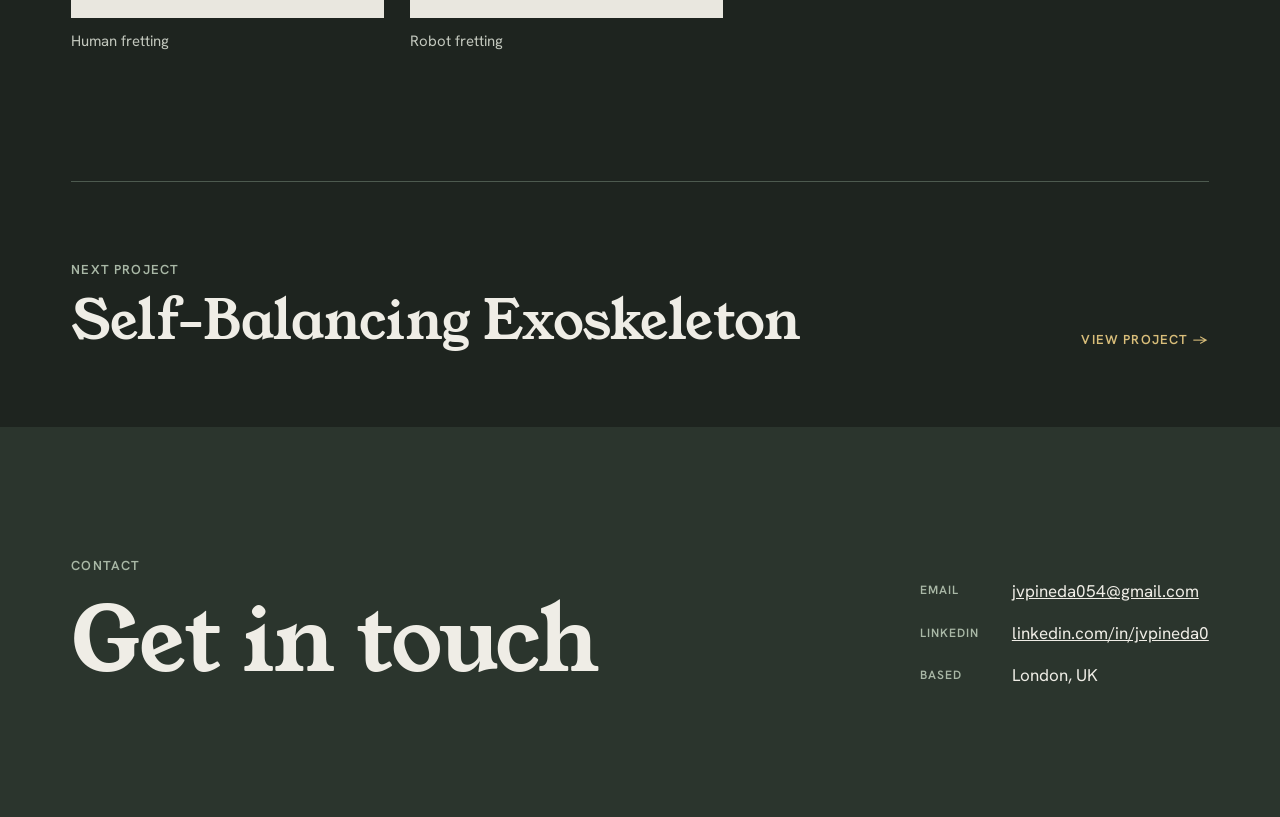
<file: robotic-guitar.html>
<!doctype html>
<html lang="en">
<head>
<meta charset="utf-8">
<meta name="viewport" content="width=device-width, initial-scale=1">
<title>Robotic Guitar Player · JV Pineda</title>
<meta name="description" content="Designing the fretting system for a robot guitarist: 120 BPM, a 95% tonal match to a human player, under a £200 budget.">
<link rel="icon" href="favicon.svg" type="image/svg+xml">
<meta property="og:type" content="website">
<meta property="og:site_name" content="JV Pineda Portfolio">
<meta property="og:title" content="Robotic Guitar Player · JV Pineda">
<meta property="og:description" content="Designing the fretting system for a robot guitarist: 120 BPM, a 95% tonal match to a human player, under a £200 budget.">
<meta property="og:image" content="https://pinedajv02.github.io/portfolio/img/guitar-real.jpg">
<meta property="og:url" content="https://pinedajv02.github.io/portfolio/robotic-guitar.html">
<meta name="twitter:card" content="summary_large_image">
<link rel="preconnect" href="https://fonts.googleapis.com">
<link rel="preconnect" href="https://fonts.gstatic.com" crossorigin>
<link rel="stylesheet" href="https://fonts.googleapis.com/css2?family=Young+Serif&family=Hanken+Grotesk:wght@400;500;600&display=swap">
<link rel="stylesheet" href="site.css">
</head>
<body>

<nav class="nav bar" aria-label="Main">
  <a class="mark" href="index.html">JV Pineda</a>
  <ul>
    <li><a href="#design">Design</a></li>
    <li><a class="back" href="index.html#university">&larr; All work</a></li>
    <li><a href="index.html#contact">Contact</a></li>
  </ul>
</nav>

<header class="wrap project-head split">
  <div class="copy-col">
    <p class="eyebrow">University of Leeds · Team of 5 · Oct 2024 to May 2025</p>
    <h1>Robotic Guitar Player</h1>
    <p class="lede">Gave the team's robot guitarist human-level speed. I designed and built the fretting system that presses the strings, and it played at 120 BPM with a 95% tonal match to a human player, all within a £200 budget.</p>
    <ul class="tags" aria-label="Skills">
      <li>SolidWorks</li><li>Solenoid actuation</li><li>Linear rails</li><li>3D printing</li><li>Mechanism design</li>
    </ul>
  </div>
  <figure class="media-frame" style="aspect-ratio:3/4">
    <span class="badge">Video · fretting</span>
    <video src="video/guitar-fretting.mp4" autoplay muted loop playsinline preload="metadata" aria-label="The robot's fretting fingers pressing strings along the guitar neck"></video>
  </figure>
</header>

<div class="wrap">
  <div class="figures" aria-label="Results">
    <div class="figure"><p class="eyebrow">Speed</p><p class="win">Human-level playing speed</p><p>The fretting system kept up at 120 BPM.</p></div>
    <div class="figure"><p class="eyebrow">Sound</p><p class="win">95% tonal match</p><p>Spectrum analysis matched a human player, both peaking at C#3.</p></div>
    <div class="figure"><p class="eyebrow">Budget</p><p class="win">Delivered under £200</p><p>The whole subsystem came in within its budget.</p></div>
    <div class="figure"><p class="eyebrow">Iteration</p><p class="win">Refined to version 5</p><p>The final mechanism is the fifth iteration of my design.</p></div>
  </div>
</div>

<section class="paper story">
  <div class="wrap">
    <div class="pr">
      <div>
        <h4>Challenge</h4>
        <p>Design, build and control a robot that plays an unaltered six-string electric guitar, as part of a robotic band for showcases.</p>
        <p>The fretting fingers had to be under 5.3 mm wide to fit between frets, adjust to how far each string deflects, and stay robust and easy to service.</p>
      </div>
      <div>
        <h4>What I did</h4>
        <p>Owned the pitch-shifting (fretting) system. I engineered fingers driven by 25 N solenoids, carried on motor-driven belt and pulley carriages with adjustable geometry.</p>
        <p>The carriages run on an aluminium extrusion linear rail system with custom 3D printed parts, which I iterated through five versions and integrated with the team's software and electronics.</p>
      </div>
      <div>
        <h4>Impact</h4>
        <p>The system met its specification: repeatable force on every string, human-level speed at 120 BPM and a 95% tonal match.</p>
        <p>It came in under its £200 budget.</p>
      </div>
    </div>

    <div class="story-grid">
      <div>
        <h3>Specification</h3>
        <table class="spec">
          <tr><th scope="row">Result</th><td class="big">120 BPM, 95% tonal match</td></tr>
          <tr><th scope="row">My subsystem</th><td>Pitch shifting (fretting)</td></tr>
          <tr><th scope="row">Actuation</th><td>25 N solenoids on motor-driven belt carriages</td></tr>
          <tr><th scope="row">Structure</th><td>Aluminium extrusion linear rails, HGR20 and LML7B sliding blocks, custom 3D printed parts</td></tr>
          <tr><th scope="row">Constraint</th><td>Finger profile under 5.3 mm, adjustable for string deflection</td></tr>
          <tr><th scope="row">Budget</th><td>Under £200</td></tr>
          <tr><th scope="row">Team</th><td>5 students, Oct 2024 to May 2025</td></tr>
        </table>
      </div>
      <div class="pair">
        <figure>
          <div class="graded" style="aspect-ratio:3/4"><img src="img/guitar-real.jpg" alt="The built robot: fretting carriages on linear rails either side of the guitar neck" style="object-position:50% 55%"></div>
          <figcaption>The finished rig, looking down the neck.</figcaption>
        </figure>
        <figure>
          <div class="graded" style="aspect-ratio:3/4"><img src="img/guitar-real-2.jpg" alt="Close-up of the fretting arms and springs above the guitar strings"></div>
          <figcaption>Fretting arms and carriages up close.</figcaption>
        </figure>
      </div>
    </div>
  </div>
</section>

<section id="design">
  <div class="wrap">
    <div class="section-head">
      <div>
        <p class="eyebrow">Engineering the fingers</p>
        <h2>Design and proof</h2>
      </div>
      <p class="intro">Five iterations led to the final fretting unit. Recordings then confirmed it sounded like a human player.</p>
    </div>

    <div class="gallery">
      <figure class="span-7">
        <div class="graded cad"><img src="img/guitar-versions.jpg" alt="CAD of fretting mechanism versions 2, 3 and 4 side by side, with belt clamps labelled"></div>
        <figcaption>Versions 2, 3 and 4 of the fretting mechanism.</figcaption>
      </figure>
      <figure class="span-5">
        <div class="graded cad"><img src="img/guitar-mechanism.jpg" alt="Labelled CAD of the final fretting unit: solenoid, fretting arm and finger, sliding blocks and belt clamp"></div>
        <figcaption>The final unit: solenoid, fretting arm and finger on HGR20 and LML7B sliding blocks.</figcaption>
      </figure>
    </div>

    <div class="split-row">
      <div class="pair">
        <figure>
          <div class="graded cad" style="aspect-ratio:1/1"><img src="img/guitar-spectrum-a.jpg" alt="Frequency spectrum of a note fretted by a human player"></div>
          <figcaption>Human fretting</figcaption>
        </figure>
        <figure>
          <div class="graded cad" style="aspect-ratio:1/1"><img src="img/guitar-spectrum-b.jpg" alt="Frequency spectrum of the same note fretted by the robot, almost identical to the human"></div>
          <figcaption>Robot fretting</figcaption>
        </figure>
      </div>
      <p class="callout">A human and the robot fretting the same note produce practically identical spectra, both peaking at C#3. That is the evidence behind the 95% tonal match.</p>
    </div>
  </div>
</section>

<div class="wrap">
  <a class="next" href="exoskeleton.html">
    <div style="display:grid;gap:12px">
      <p class="eyebrow">Next project</p>
      <h2>Self-Balancing Exoskeleton</h2>
    </div>
    <span class="back" style="color:var(--brass)">View project &rarr;</span>
  </a>
</div>

<section class="contact" id="contact">
  <div class="wrap contact-inner">
    <div style="display:grid;gap:16px">
      <p class="eyebrow">Contact</p>
      <h2>Get in touch</h2>
    </div>
    <div class="contact-lines">
      <div class="contact-row"><span class="label">Email</span><a href="mailto:jvpineda054@gmail.com">jvpineda054@gmail.com</a></div>
      <div class="contact-row"><span class="label">LinkedIn</span><a href="https://www.linkedin.com/in/jvpineda0/" target="_blank" rel="noopener">linkedin.com/in/jvpineda0</a></div>
      <div class="contact-row"><span class="label">Based</span><span>London, UK</span></div>
    </div>
  </div>
</section>

<script src="motion.js"></script>
</body>
</html>
</file>
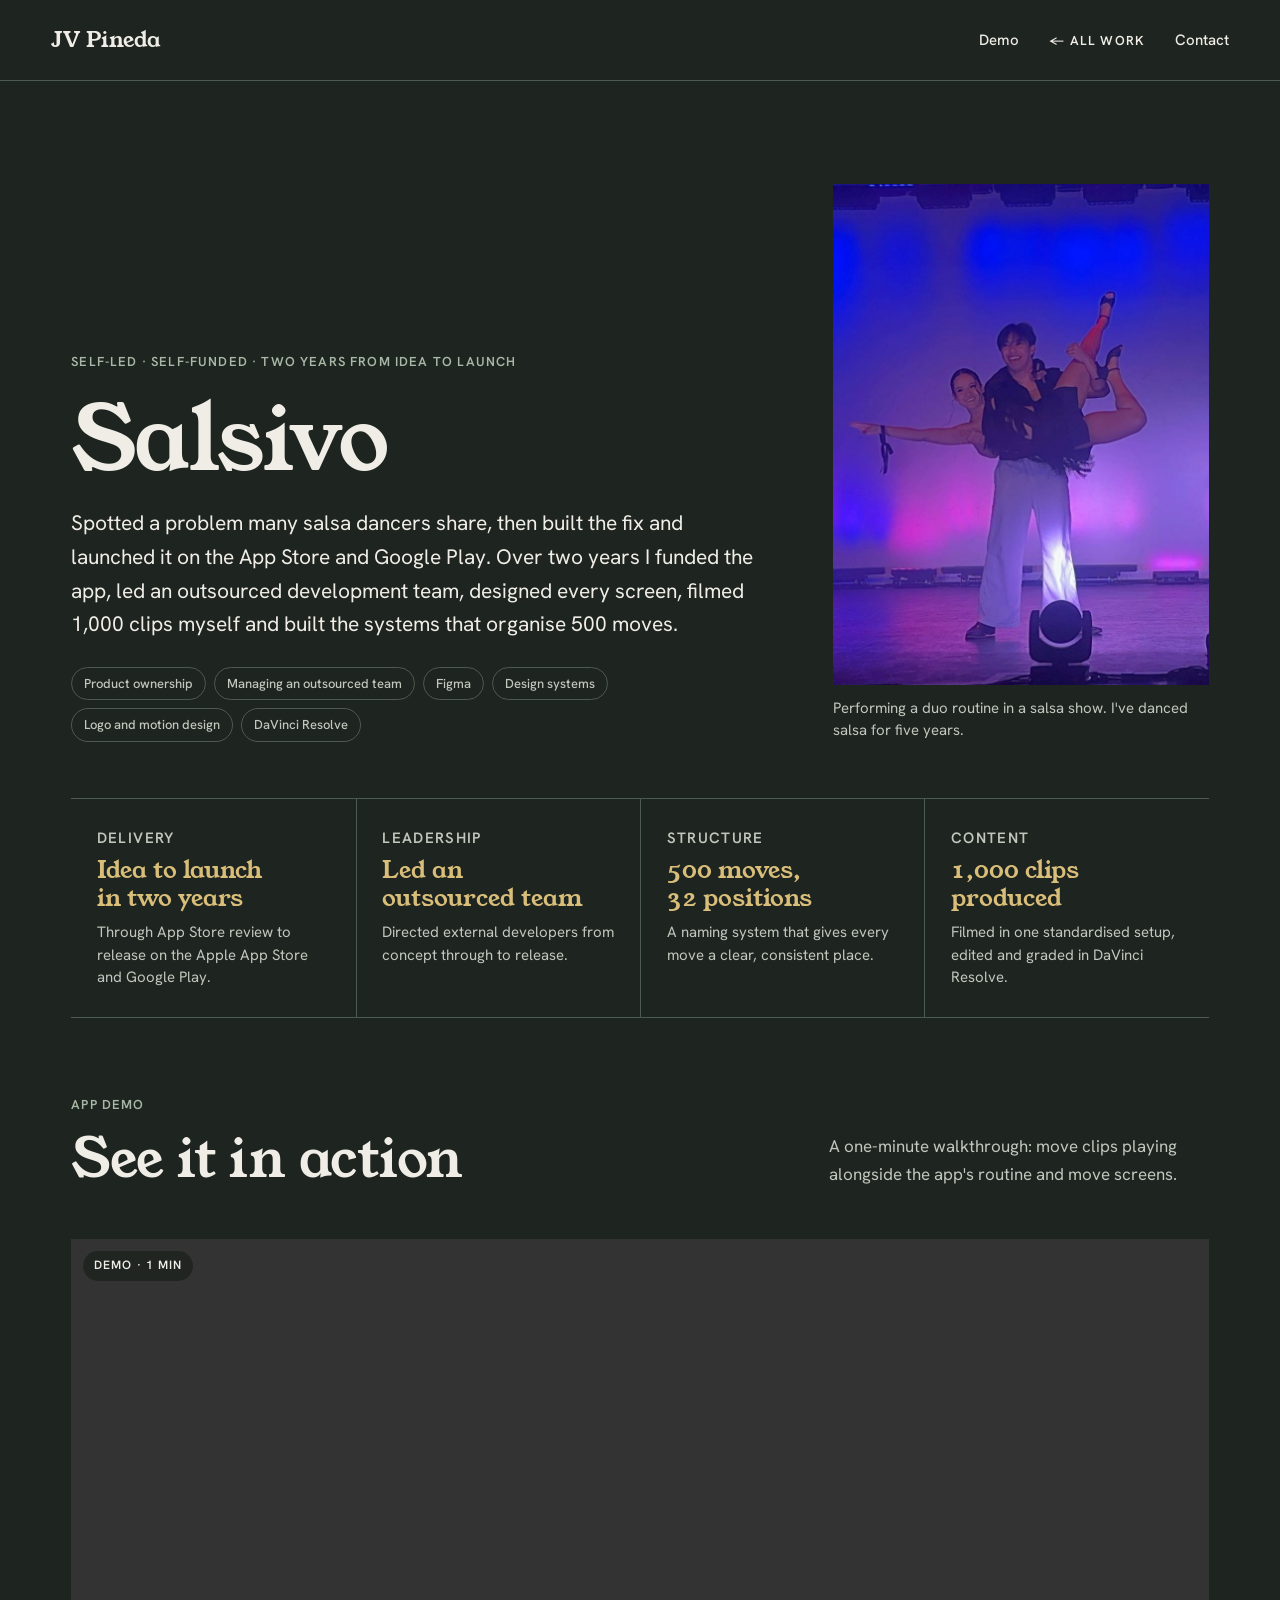
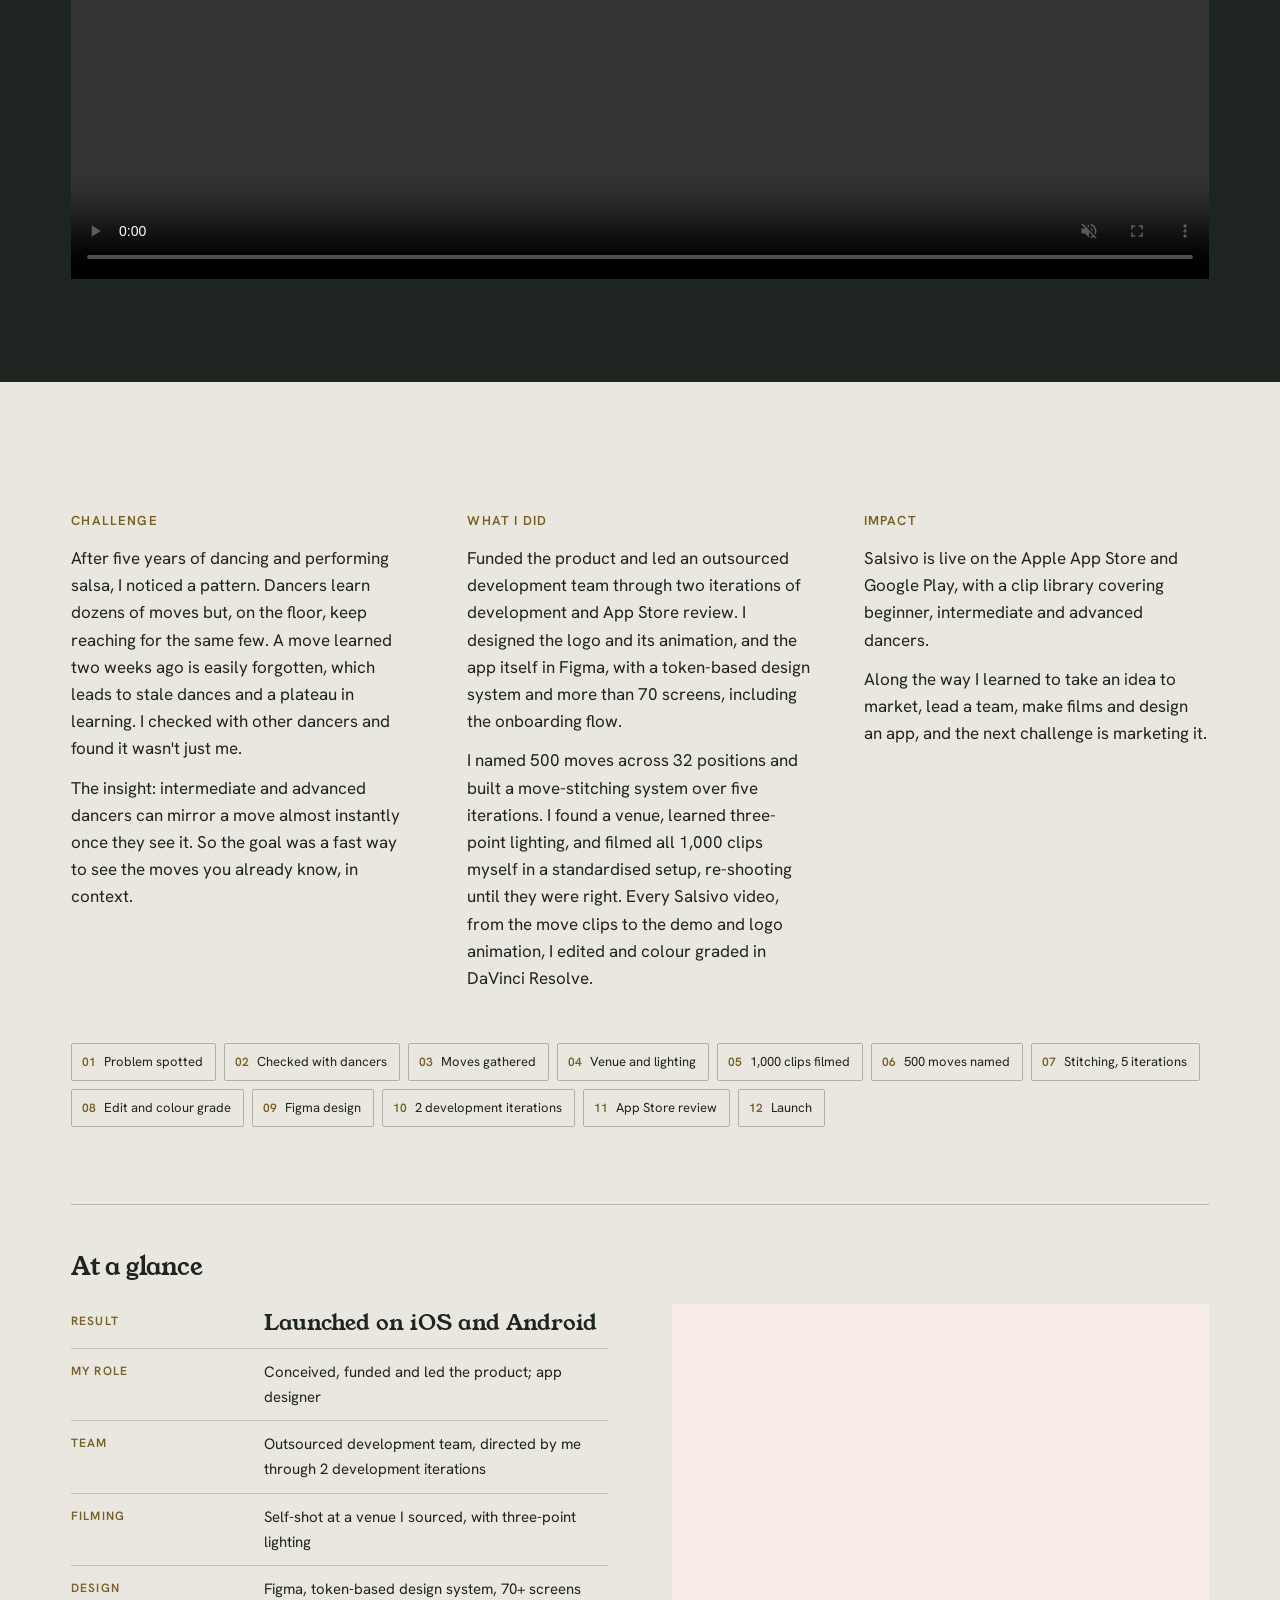
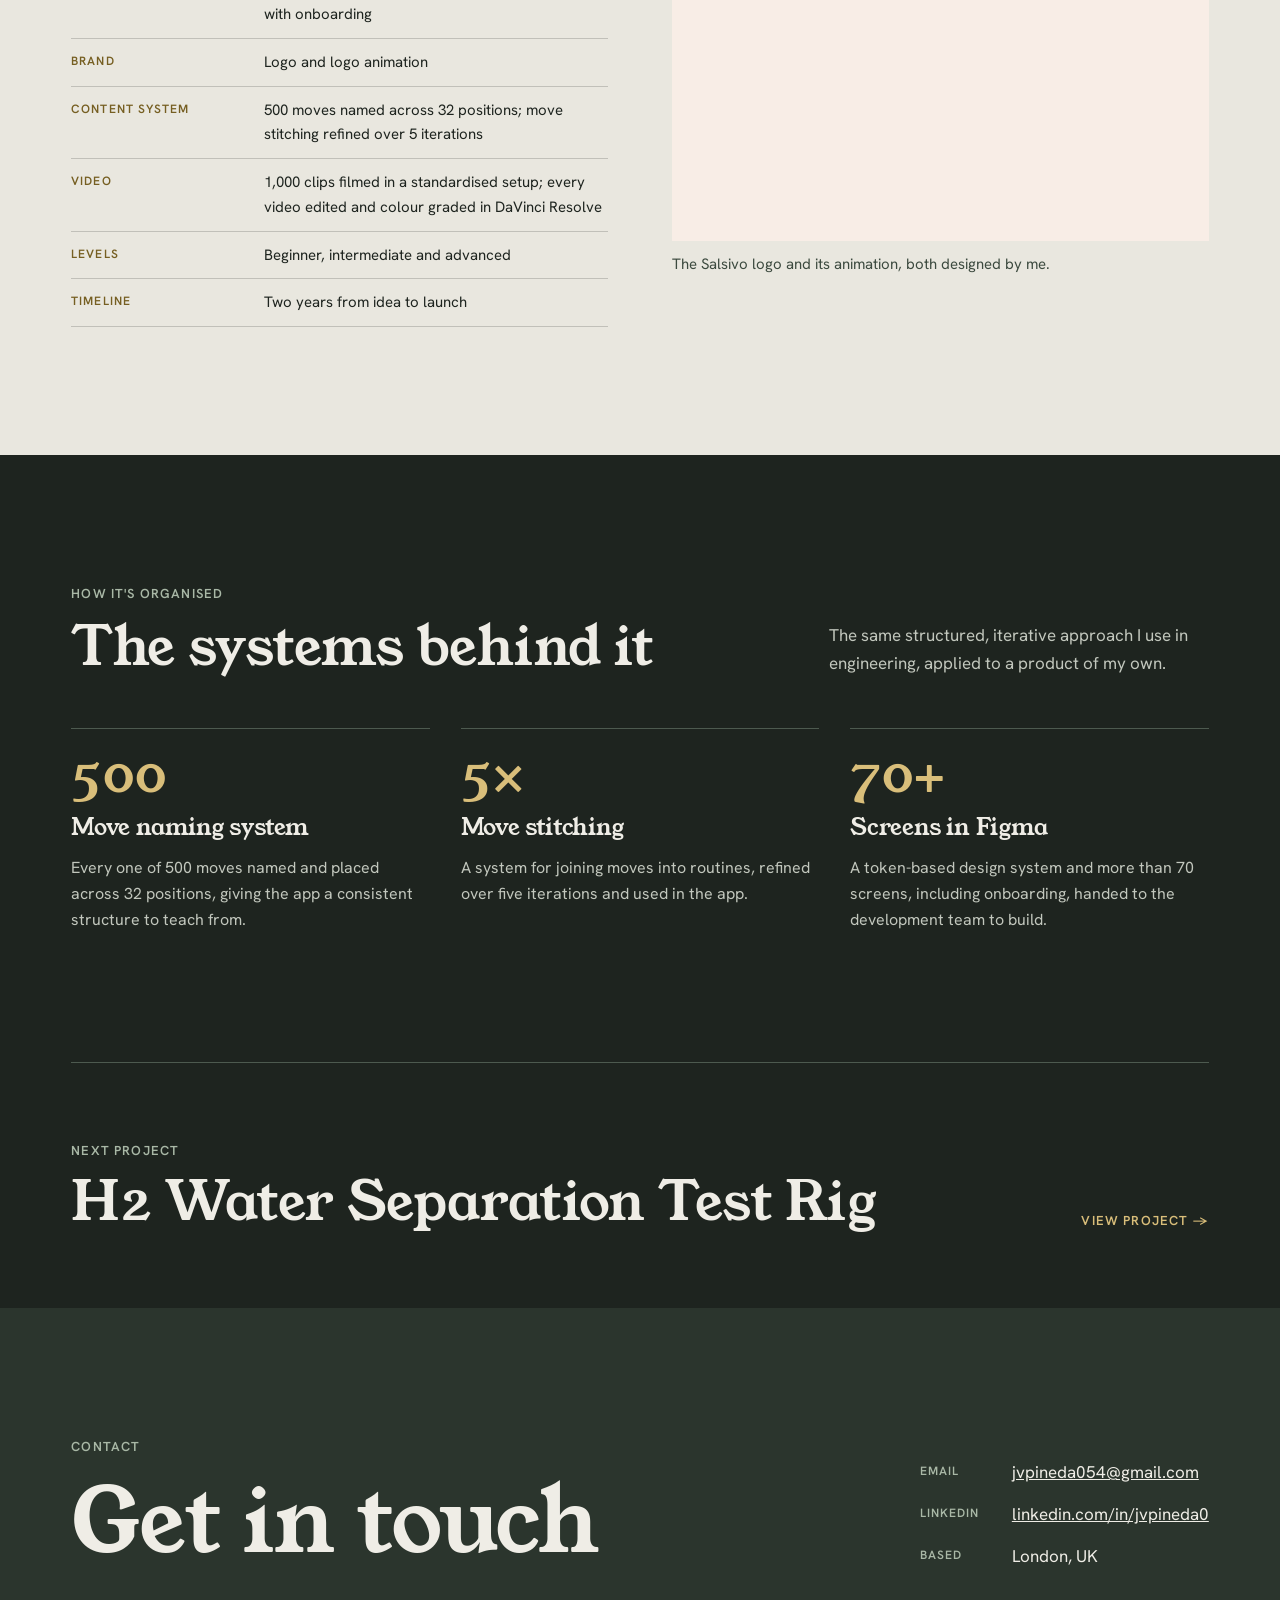
<file: salsivo.html>
<!doctype html>
<html lang="en">
<head>
<meta charset="utf-8">
<meta name="viewport" content="width=device-width, initial-scale=1">
<title>Salsivo · JV Pineda</title>
<meta name="description" content="Salsivo: a salsa choreography learning app I conceived, funded and led to launch on the App Store and Google Play.">
<link rel="icon" href="favicon.svg" type="image/svg+xml">
<meta property="og:type" content="website">
<meta property="og:site_name" content="JV Pineda Portfolio">
<meta property="og:title" content="Salsivo · JV Pineda">
<meta property="og:description" content="Salsivo: a salsa choreography learning app I conceived, funded and led to launch on the App Store and Google Play.">
<meta property="og:image" content="https://pinedajv02.github.io/portfolio/img/salsivo-performance.jpg">
<meta property="og:url" content="https://pinedajv02.github.io/portfolio/salsivo.html">
<meta name="twitter:card" content="summary_large_image">
<link rel="preconnect" href="https://fonts.googleapis.com">
<link rel="preconnect" href="https://fonts.gstatic.com" crossorigin>
<link rel="stylesheet" href="https://fonts.googleapis.com/css2?family=Young+Serif&family=Hanken+Grotesk:wght@400;500;600&display=swap">
<link rel="stylesheet" href="site.css">
</head>
<body>

<nav class="nav bar" aria-label="Main">
  <a class="mark" href="index.html">JV Pineda</a>
  <ul>
    <li><a href="#demo">Demo</a></li>
    <li><a class="back" href="index.html#self-led">&larr; All work</a></li>
    <li><a href="index.html#contact">Contact</a></li>
  </ul>
</nav>

<header class="wrap project-head split">
  <div class="copy-col">
  <p class="eyebrow">Self-led · Self-funded · Two years from idea to launch</p>
  <h1>Salsivo</h1>
  <p class="lede">Spotted a problem many salsa dancers share, then built the fix and launched it on the App Store and Google Play. Over two years I funded the app, led an outsourced development team, designed every screen, filmed 1,000 clips myself and built the systems that organise 500 moves.</p>
  <ul class="tags" aria-label="Skills">
    <li>Product ownership</li><li>Managing an outsourced team</li><li>Figma</li><li>Design systems</li><li>Logo and motion design</li><li>DaVinci Resolve</li>
  </ul>
  </div>
  <figure style="margin:0;display:grid;gap:12px">
    <div class="graded" style="aspect-ratio:3/4"><img src="img/salsivo-performance.jpg" alt="JV Pineda performing a duo salsa lift on stage under purple and blue lights" style="object-position:50% 40%"></div>
    <figcaption>Performing a duo routine in a salsa show. I've danced salsa for five years.</figcaption>
  </figure>
</header>

<div class="wrap">
  <div class="figures" aria-label="Results">
    <div class="figure"><p class="eyebrow">Delivery</p><p class="win">Idea to launch in two years</p><p>Through App Store review to release on the Apple App Store and Google Play.</p></div>
    <div class="figure"><p class="eyebrow">Leadership</p><p class="win">Led an outsourced team</p><p>Directed external developers from concept through to release.</p></div>
    <div class="figure"><p class="eyebrow">Structure</p><p class="win">500 moves, 32 positions</p><p>A naming system that gives every move a clear, consistent place.</p></div>
    <div class="figure"><p class="eyebrow">Content</p><p class="win">1,000 clips produced</p><p>Filmed in one standardised setup, edited and graded in DaVinci Resolve.</p></div>
  </div>
</div>

<section id="demo" style="padding-block:clamp(48px,6vw,80px) clamp(64px,8vw,112px)">
  <div class="wrap">
    <div class="section-head">
      <div>
        <p class="eyebrow">App demo</p>
        <h2>See it in action</h2>
      </div>
      <p class="intro">A one-minute walkthrough: move clips playing alongside the app's routine and move screens.</p>
    </div>
    <figure class="media-frame" style="aspect-ratio:16/9">
      <span class="badge">Demo · 1 min</span>
      <video src="video/salsivo-demo.mp4" autoplay muted loop playsinline controls preload="metadata" aria-label="Salsivo app demo: salsa move clips playing beside the app's routine and move screens"></video>
    </figure>
  </div>
</section>

<section class="paper story">
  <div class="wrap">
    <div class="pr">
      <div>
        <h4>Challenge</h4>
        <p>After five years of dancing and performing salsa, I noticed a pattern. Dancers learn dozens of moves but, on the floor, keep reaching for the same few. A move learned two weeks ago is easily forgotten, which leads to stale dances and a plateau in learning. I checked with other dancers and found it wasn't just me.</p>
        <p>The insight: intermediate and advanced dancers can mirror a move almost instantly once they see it. So the goal was a fast way to see the moves you already know, in context.</p>
      </div>
      <div>
        <h4>What I did</h4>
        <p>Funded the product and led an outsourced development team through two iterations of development and App Store review. I designed the logo and its animation, and the app itself in Figma, with a token-based design system and more than 70 screens, including the onboarding flow.</p>
        <p>I named 500 moves across 32 positions and built a move-stitching system over five iterations. I found a venue, learned three-point lighting, and filmed all 1,000 clips myself in a standardised setup, re-shooting until they were right. Every Salsivo video, from the move clips to the demo and logo animation, I edited and colour graded in DaVinci Resolve.</p>
      </div>
      <div>
        <h4>Impact</h4>
        <p>Salsivo is live on the Apple App Store and Google Play, with a clip library covering beginner, intermediate and advanced dancers.</p>
        <p>Along the way I learned to take an idea to market, lead a team, make films and design an app, and the next challenge is marketing it.</p>
      </div>
    </div>

    <ol class="steps" aria-label="From idea to launch" style="margin-top:clamp(36px,4vw,52px)">
      <li>Problem spotted</li><li>Checked with dancers</li><li>Moves gathered</li><li>Venue and lighting</li><li>1,000 clips filmed</li><li>500 moves named</li><li>Stitching, 5 iterations</li><li>Edit and colour grade</li><li>Figma design</li><li>2 development iterations</li><li>App Store review</li><li>Launch</li>
    </ol>

    <div class="story-grid" style="align-items:center">
      <div>
        <h3>At a glance</h3>
        <table class="spec">
          <tr><th scope="row">Result</th><td class="big">Launched on iOS and Android</td></tr>
          <tr><th scope="row">My role</th><td>Conceived, funded and led the product; app designer</td></tr>
          <tr><th scope="row">Team</th><td>Outsourced development team, directed by me through 2 development iterations</td></tr>
          <tr><th scope="row">Filming</th><td>Self-shot at a venue I sourced, with three-point lighting</td></tr>
          <tr><th scope="row">Design</th><td>Figma, token-based design system, 70+ screens with onboarding</td></tr>
          <tr><th scope="row">Brand</th><td>Logo and logo animation</td></tr>
          <tr><th scope="row">Content system</th><td>500 moves named across 32 positions; move stitching refined over 5 iterations</td></tr>
          <tr><th scope="row">Video</th><td>1,000 clips filmed in a standardised setup; every video edited and colour graded in DaVinci Resolve</td></tr>
          <tr><th scope="row">Levels</th><td>Beginner, intermediate and advanced</td></tr>
          <tr><th scope="row">Timeline</th><td>Two years from idea to launch</td></tr>
        </table>
      </div>
      <figure style="margin:0;display:grid;gap:12px">
        <div class="media-frame" style="aspect-ratio:1/1;background:#f8ede6">
          <video src="video/salsivo-logo.mp4" autoplay muted loop playsinline preload="metadata" aria-label="Salsivo logo animation: a dancer figure forms an S, then the Salsivo wordmark appears"></video>
        </div>
        <figcaption>The Salsivo logo and its animation, both designed by me.</figcaption>
      </figure>
    </div>
  </div>
</section>

<section id="systems">
  <div class="wrap">
    <div class="section-head">
      <div>
        <p class="eyebrow">How it's organised</p>
        <h2>The systems behind it</h2>
      </div>
      <p class="intro">The same structured, iterative approach I use in engineering, applied to a product of my own.</p>
    </div>
    <ol class="timeline">
      <li>
        <span class="ver">500</span>
        <h3>Move naming system</h3>
        <p>Every one of 500 moves named and placed across 32 positions, giving the app a consistent structure to teach from.</p>
      </li>
      <li>
        <span class="ver">5&times;</span>
        <h3>Move stitching</h3>
        <p>A system for joining moves into routines, refined over five iterations and used in the app.</p>
      </li>
      <li>
        <span class="ver">70+</span>
        <h3>Screens in Figma</h3>
        <p>A token-based design system and more than 70 screens, including onboarding, handed to the development team to build.</p>
      </li>
    </ol>
  </div>
</section>

<div class="wrap">
  <a class="next" href="h2-rig.html">
    <div style="display:grid;gap:12px">
      <p class="eyebrow">Next project</p>
      <h2>H2 Water Separation Test Rig</h2>
    </div>
    <span class="back" style="color:var(--brass)">View project &rarr;</span>
  </a>
</div>

<section class="contact" id="contact">
  <div class="wrap contact-inner">
    <div style="display:grid;gap:16px">
      <p class="eyebrow">Contact</p>
      <h2>Get in touch</h2>
    </div>
    <div class="contact-lines">
      <div class="contact-row"><span class="label">Email</span><a href="mailto:jvpineda054@gmail.com">jvpineda054@gmail.com</a></div>
      <div class="contact-row"><span class="label">LinkedIn</span><a href="https://www.linkedin.com/in/jvpineda0/" target="_blank" rel="noopener">linkedin.com/in/jvpineda0</a></div>
      <div class="contact-row"><span class="label">Based</span><span>London, UK</span></div>
    </div>
  </div>
</section>

<script src="motion.js"></script>
</body>
</html>
</file>
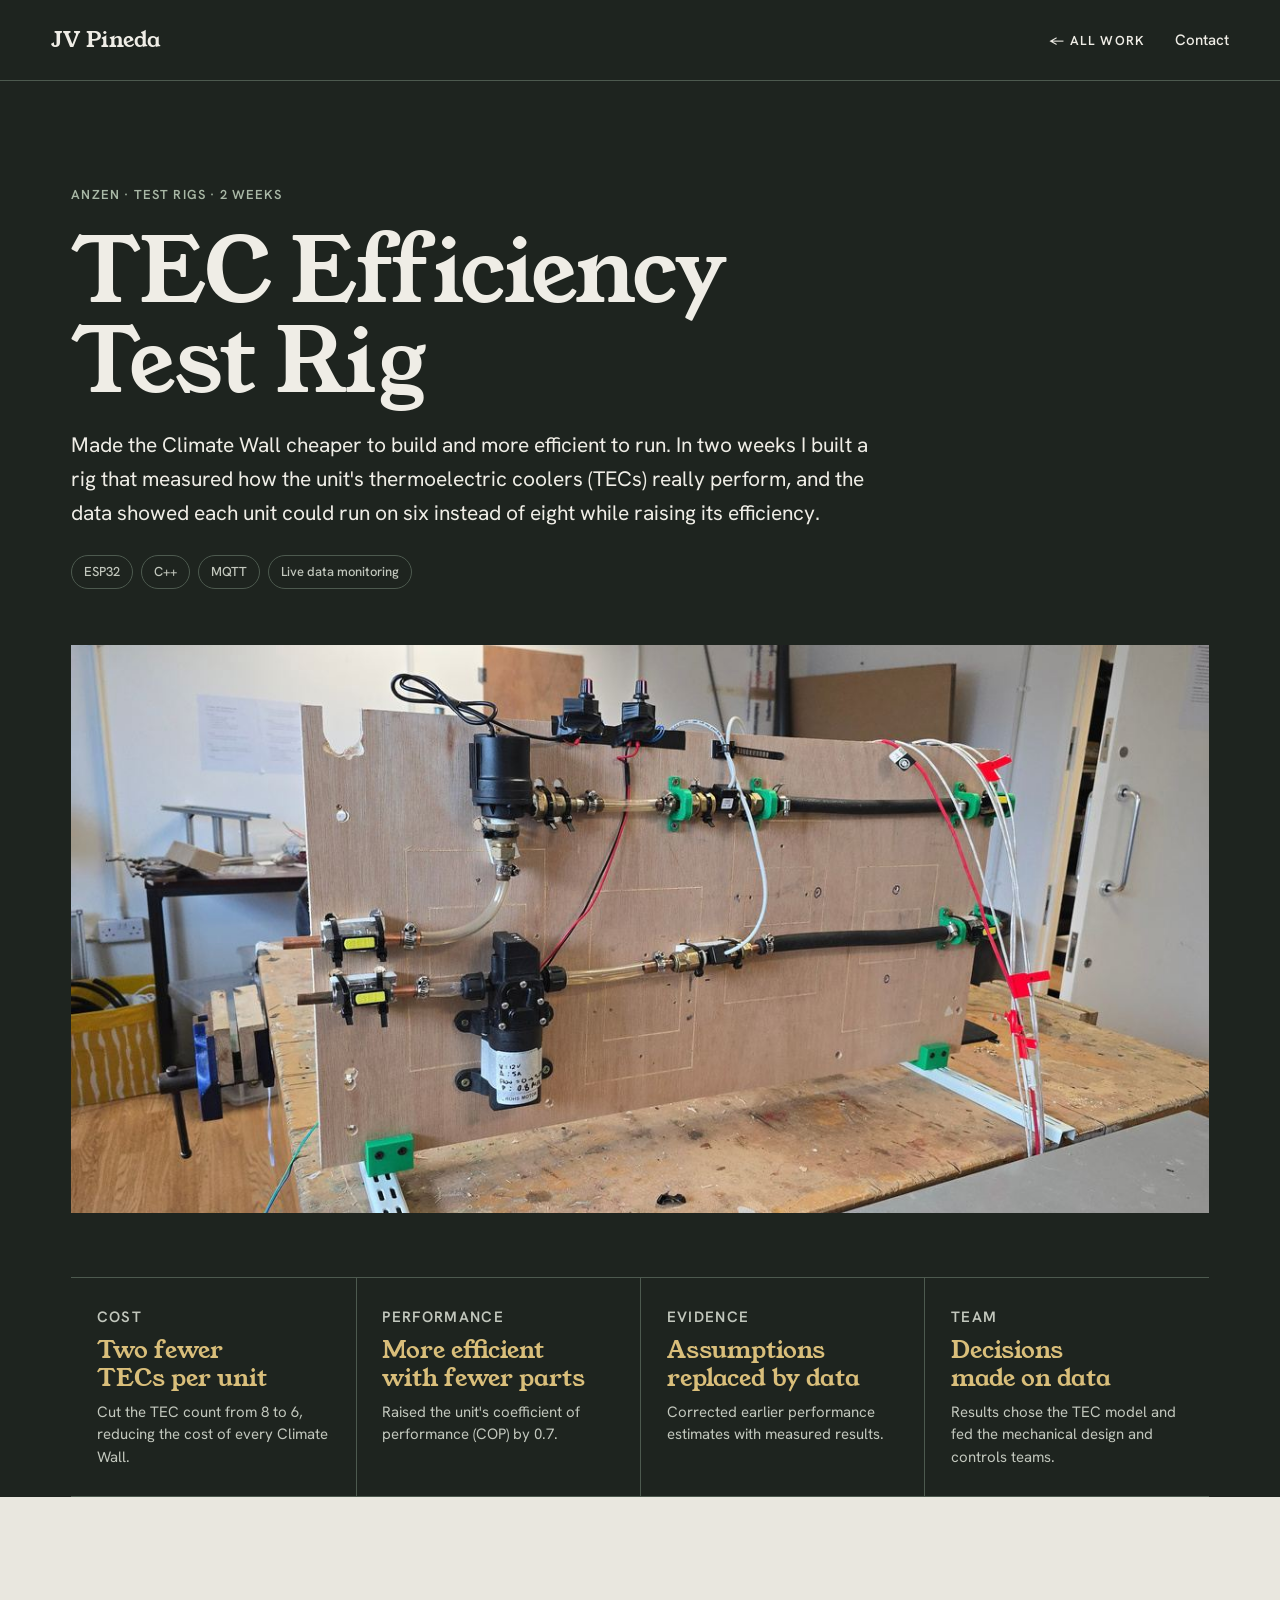
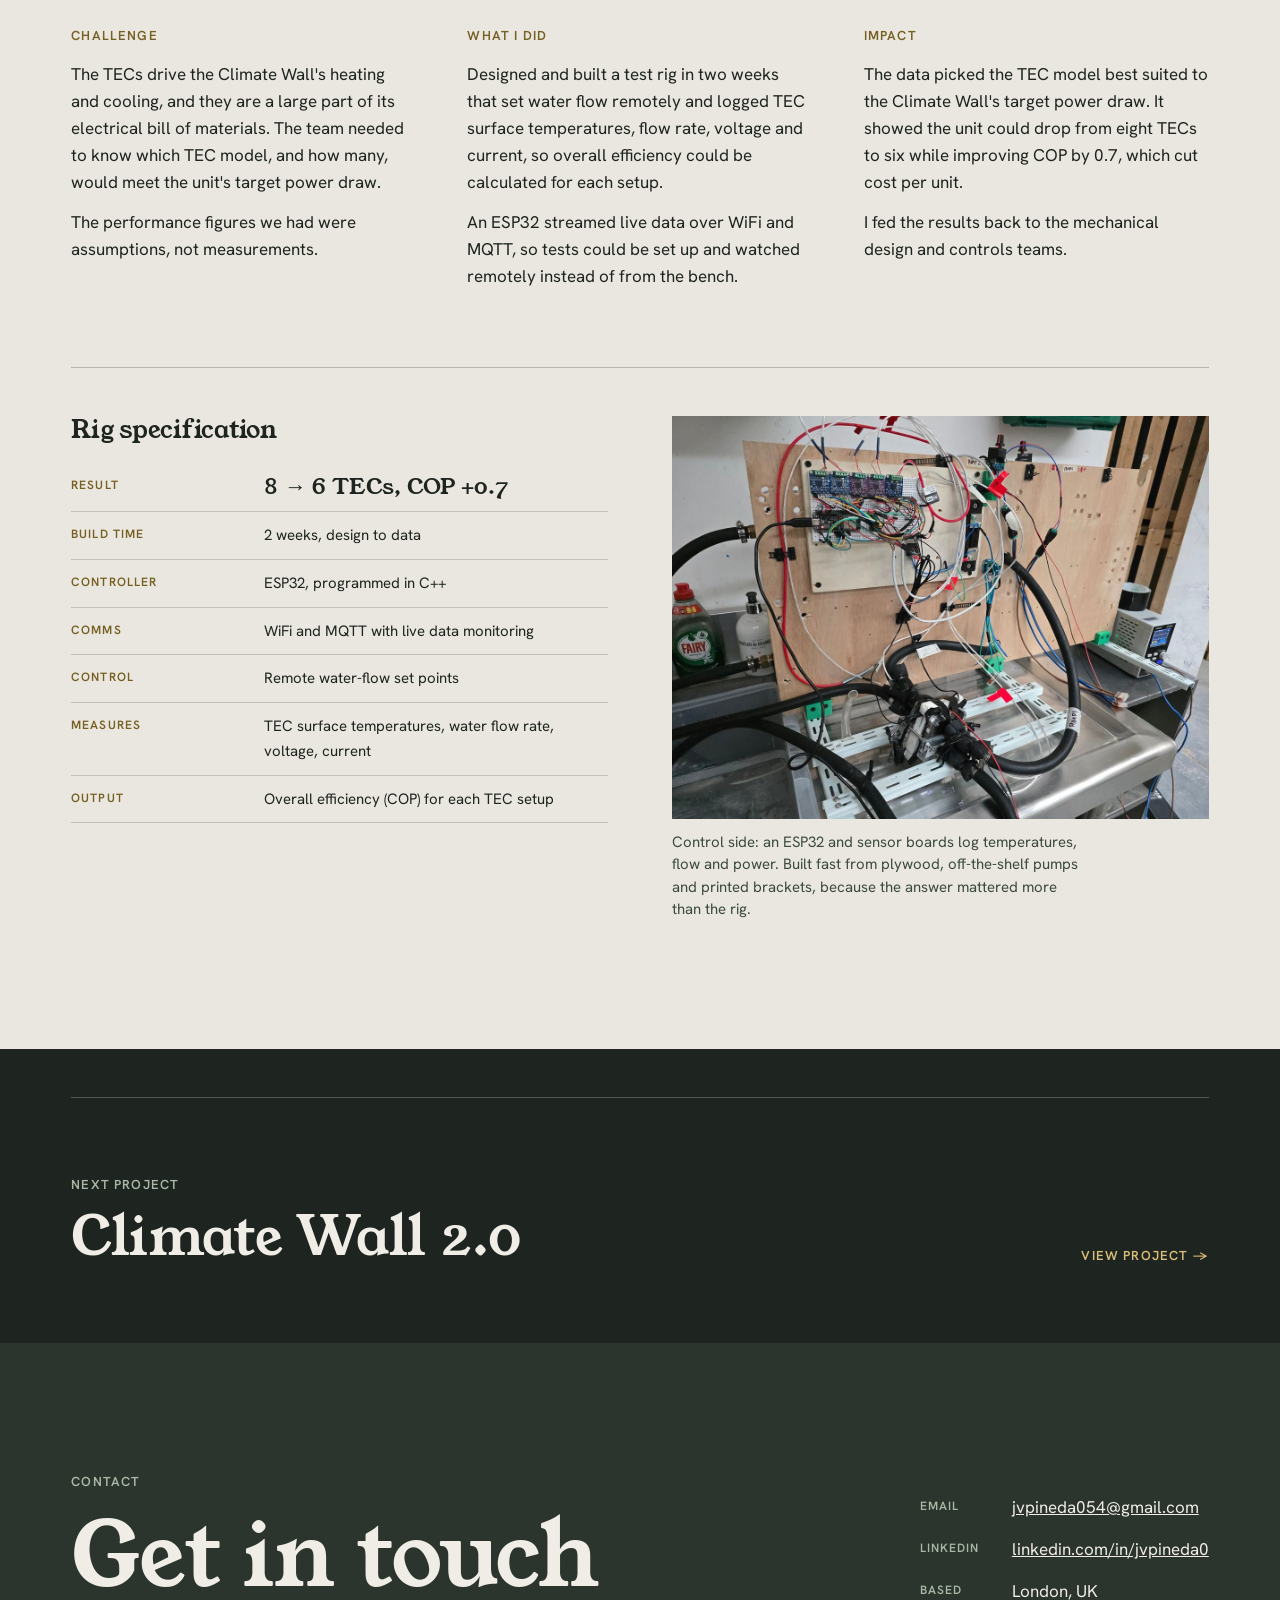
<file: tec-rig.html>
<!doctype html>
<html lang="en">
<head>
<meta charset="utf-8">
<meta name="viewport" content="width=device-width, initial-scale=1">
<title>TEC Efficiency Test Rig · JV Pineda</title>
<meta name="description" content="How a two-week test rig cut the Climate Wall from eight TECs to six while raising COP by 0.7.">
<link rel="icon" href="favicon.svg" type="image/svg+xml">
<meta property="og:type" content="website">
<meta property="og:site_name" content="JV Pineda Portfolio">
<meta property="og:title" content="TEC Efficiency Test Rig · JV Pineda">
<meta property="og:description" content="How a two-week test rig cut the Climate Wall from eight TECs to six while raising COP by 0.7.">
<meta property="og:image" content="https://pinedajv02.github.io/portfolio/img/tec-rig.jpg">
<meta property="og:url" content="https://pinedajv02.github.io/portfolio/tec-rig.html">
<meta name="twitter:card" content="summary_large_image">
<link rel="preconnect" href="https://fonts.googleapis.com">
<link rel="preconnect" href="https://fonts.gstatic.com" crossorigin>
<link rel="stylesheet" href="https://fonts.googleapis.com/css2?family=Young+Serif&family=Hanken+Grotesk:wght@400;500;600&display=swap">
<link rel="stylesheet" href="site.css">
</head>
<body>

<nav class="nav bar" aria-label="Main">
  <a class="mark" href="index.html">JV Pineda</a>
  <ul>
    <li><a class="back" href="index.html#work">&larr; All work</a></li>
    <li><a href="index.html#contact">Contact</a></li>
  </ul>
</nav>

<header class="wrap project-head">
  <p class="eyebrow">Anzen · Test rigs · 2 weeks</p>
  <h1>TEC Efficiency Test Rig</h1>
  <p class="lede">Made the Climate Wall cheaper to build and more efficient to run. In two weeks I built a rig that measured how the unit's thermoelectric coolers (TECs) really perform, and the data showed each unit could run on six instead of eight while raising its efficiency.</p>
  <ul class="tags" aria-label="Tools">
    <li>ESP32</li><li>C++</li><li>MQTT</li><li>Live data monitoring</li>
  </ul>
</header>

<div class="wrap">
  <figure class="graded project-hero"><img src="img/tec-rig.jpg" alt="TEC test rig: pumps, flow sensors and water loops mounted on a plywood test board" style="object-position:50% 55%"></figure>

  <div class="figures results" aria-label="Results">
    <div class="figure"><p class="eyebrow">Cost</p><p class="win">Two fewer TECs per unit</p><p>Cut the TEC count from 8 to 6, reducing the cost of every Climate Wall.</p></div>
    <div class="figure"><p class="eyebrow">Performance</p><p class="win">More efficient with fewer parts</p><p>Raised the unit's coefficient of performance (COP) by 0.7.</p></div>
    <div class="figure"><p class="eyebrow">Evidence</p><p class="win">Assumptions replaced by data</p><p>Corrected earlier performance estimates with measured results.</p></div>
    <div class="figure"><p class="eyebrow">Team</p><p class="win">Decisions made on data</p><p>Results chose the TEC model and fed the mechanical design and controls teams.</p></div>
  </div>
</div>

<section class="paper story">
  <div class="wrap">
    <div class="pr">
      <div>
        <h4>Challenge</h4>
        <p>The TECs drive the Climate Wall's heating and cooling, and they are a large part of its electrical bill of materials. The team needed to know which TEC model, and how many, would meet the unit's target power draw.</p>
        <p>The performance figures we had were assumptions, not measurements.</p>
      </div>
      <div>
        <h4>What I did</h4>
        <p>Designed and built a test rig in two weeks that set water flow remotely and logged TEC surface temperatures, flow rate, voltage and current, so overall efficiency could be calculated for each setup.</p>
        <p>An ESP32 streamed live data over WiFi and MQTT, so tests could be set up and watched remotely instead of from the bench.</p>
      </div>
      <div>
        <h4>Impact</h4>
        <p>The data picked the TEC model best suited to the Climate Wall's target power draw. It showed the unit could drop from eight TECs to six while improving COP by 0.7, which cut cost per unit.</p>
        <p>I fed the results back to the mechanical design and controls teams.</p>
      </div>
    </div>

    <div class="story-grid">
      <div>
        <h3>Rig specification</h3>
        <table class="spec">
          <tr><th scope="row">Result</th><td class="big">8 → 6 TECs, COP +0.7</td></tr>
          <tr><th scope="row">Build time</th><td>2 weeks, design to data</td></tr>
          <tr><th scope="row">Controller</th><td>ESP32, programmed in C++</td></tr>
          <tr><th scope="row">Comms</th><td>WiFi and MQTT with live data monitoring</td></tr>
          <tr><th scope="row">Control</th><td>Remote water-flow set points</td></tr>
          <tr><th scope="row">Measures</th><td>TEC surface temperatures, water flow rate, voltage, current</td></tr>
          <tr><th scope="row">Output</th><td>Overall efficiency (COP) for each TEC setup</td></tr>
        </table>
      </div>
      <div class="gallery">
        <figure style="grid-column:1/-1">
          <div class="graded"><img src="img/tec-board.jpg" alt="Back of the test board: ESP32 and sensor boards on a breadboard, wired to the pumps and TEC loops, with a bench power supply"></div>
          <figcaption>Control side: an ESP32 and sensor boards log temperatures, flow and power. Built fast from plywood, off-the-shelf pumps and printed brackets, because the answer mattered more than the rig.</figcaption>
        </figure>
      </div>
    </div>
  </div>
</section>

<div class="wrap" style="margin-top:clamp(24px,4vw,48px)">
  <a class="next" href="climate-wall.html">
    <div style="display:grid;gap:12px">
      <p class="eyebrow">Next project</p>
      <h2>Climate Wall 2.0</h2>
    </div>
    <span class="back" style="color:var(--brass)">View project &rarr;</span>
  </a>
</div>

<section class="contact" id="contact">
  <div class="wrap contact-inner">
    <div style="display:grid;gap:16px">
      <p class="eyebrow">Contact</p>
      <h2>Get in touch</h2>
    </div>
    <div class="contact-lines">
      <div class="contact-row"><span class="label">Email</span><a href="mailto:jvpineda054@gmail.com">jvpineda054@gmail.com</a></div>
      <div class="contact-row"><span class="label">LinkedIn</span><a href="https://www.linkedin.com/in/jvpineda0/" target="_blank" rel="noopener">linkedin.com/in/jvpineda0</a></div>
      <div class="contact-row"><span class="label">Based</span><span>London, UK</span></div>
    </div>
  </div>
</section>

</body>
</html>
</file>
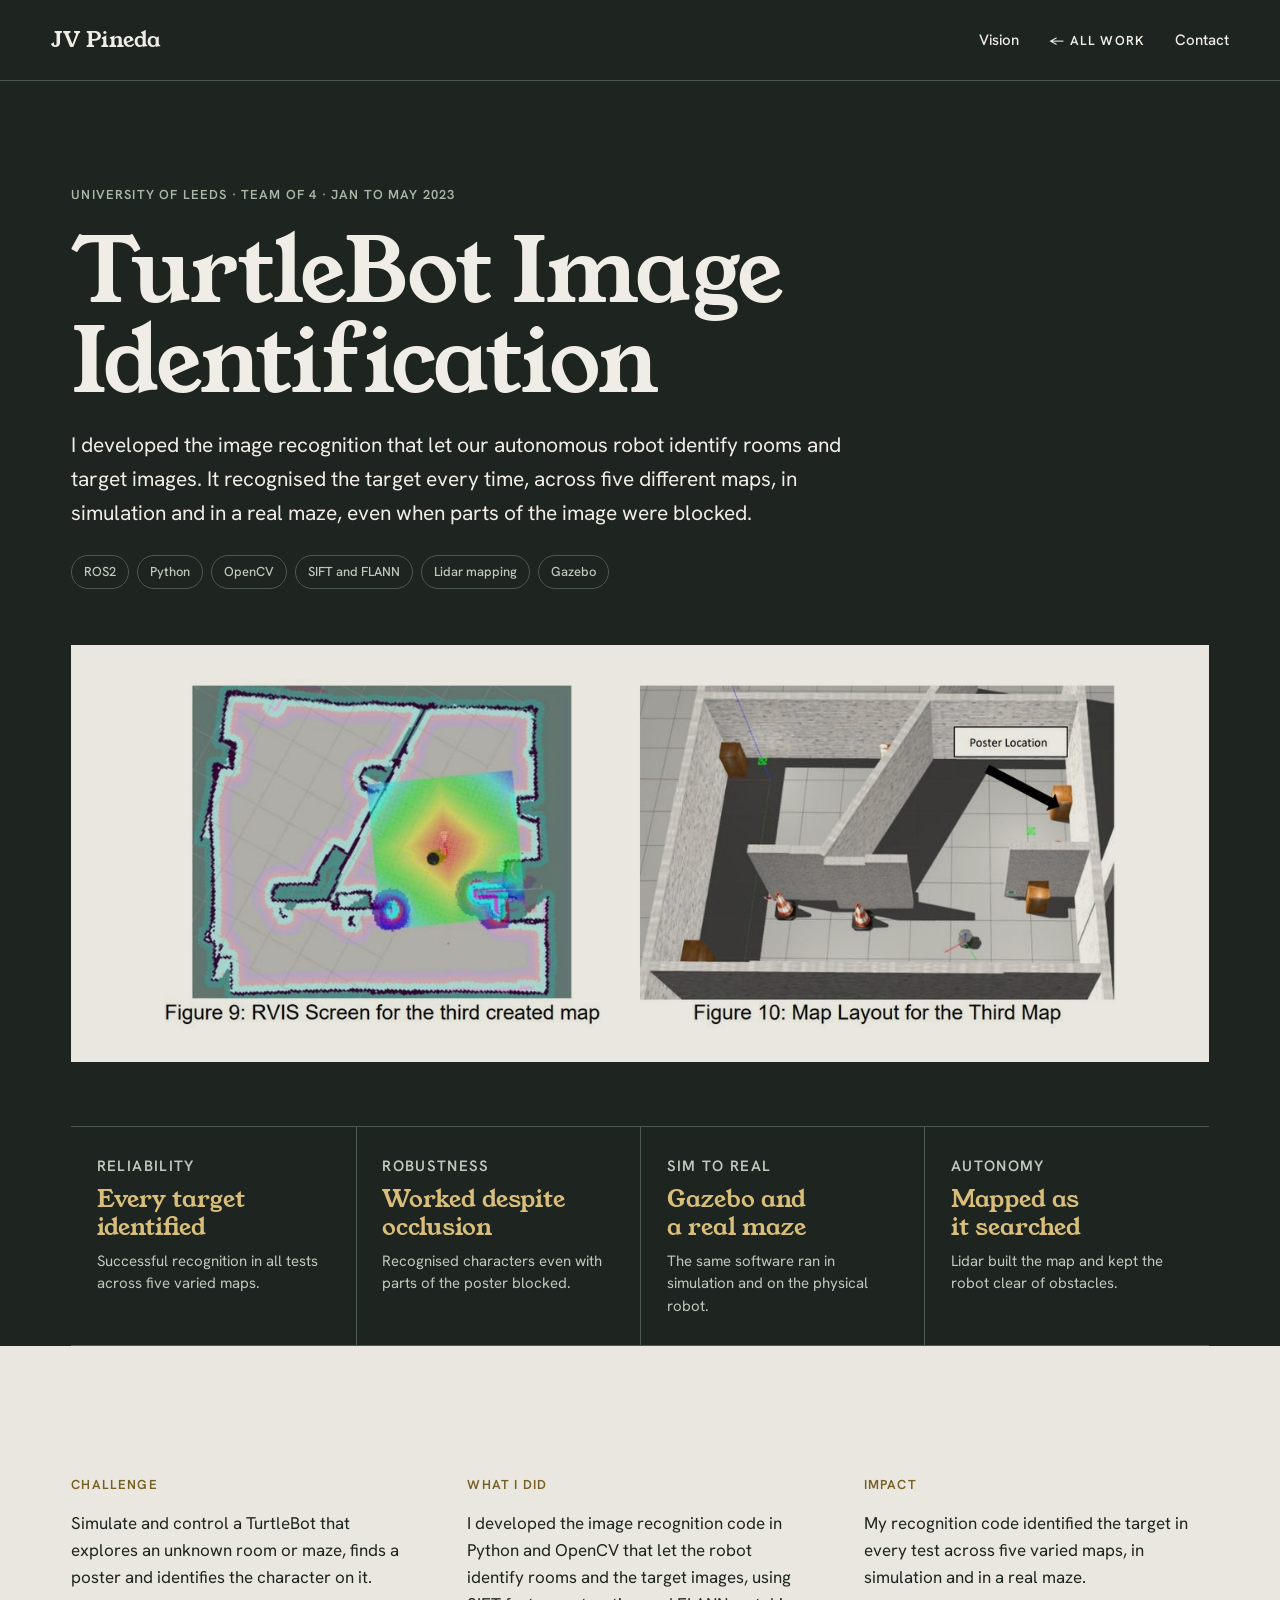
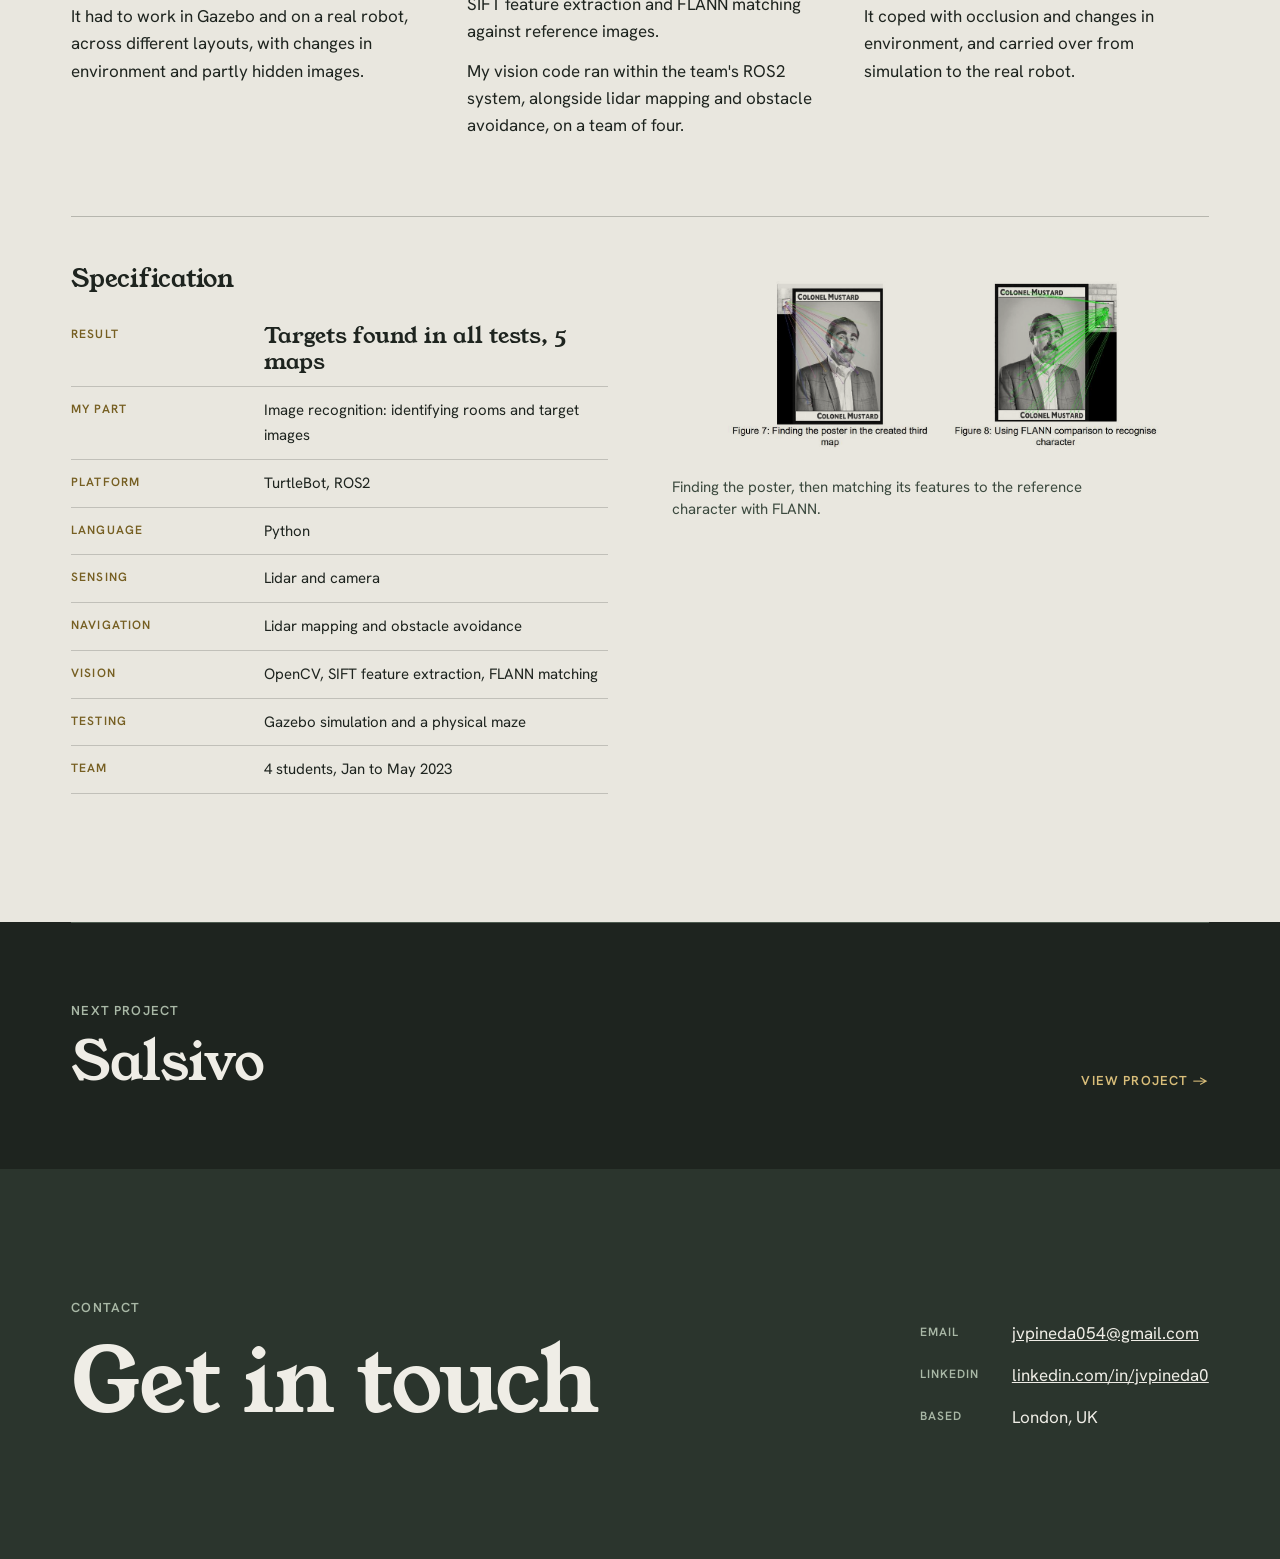
<file: turtlebot.html>
<!doctype html>
<html lang="en">
<head>
<meta charset="utf-8">
<meta name="viewport" content="width=device-width, initial-scale=1">
<title>TurtleBot Image Identification · JV Pineda</title>
<meta name="description" content="An autonomous TurtleBot in ROS2 that mapped mazes with lidar and identified targets with SIFT and FLANN, in simulation and the real world.">
<link rel="icon" href="favicon.svg" type="image/svg+xml">
<meta property="og:type" content="website">
<meta property="og:site_name" content="JV Pineda Portfolio">
<meta property="og:title" content="TurtleBot Image Identification · JV Pineda">
<meta property="og:description" content="An autonomous TurtleBot in ROS2 that mapped mazes with lidar and identified targets with SIFT and FLANN, in simulation and the real world.">
<meta property="og:image" content="https://pinedajv02.github.io/portfolio/img/turtle-map.jpg">
<meta property="og:url" content="https://pinedajv02.github.io/portfolio/turtlebot.html">
<meta name="twitter:card" content="summary_large_image">
<link rel="preconnect" href="https://fonts.googleapis.com">
<link rel="preconnect" href="https://fonts.gstatic.com" crossorigin>
<link rel="stylesheet" href="https://fonts.googleapis.com/css2?family=Young+Serif&family=Hanken+Grotesk:wght@400;500;600&display=swap">
<link rel="stylesheet" href="site.css">
</head>
<body>

<nav class="nav bar" aria-label="Main">
  <a class="mark" href="index.html">JV Pineda</a>
  <ul>
    <li><a href="#vision">Vision</a></li>
    <li><a class="back" href="index.html#university">&larr; All work</a></li>
    <li><a href="index.html#contact">Contact</a></li>
  </ul>
</nav>

<header class="wrap project-head">
  <p class="eyebrow">University of Leeds · Team of 4 · Jan to May 2023</p>
  <h1>TurtleBot Image Identification</h1>
  <p class="lede">I developed the image recognition that let our autonomous robot identify rooms and target images. It recognised the target every time, across five different maps, in simulation and in a real maze, even when parts of the image were blocked.</p>
  <ul class="tags" aria-label="Skills">
    <li>ROS2</li><li>Python</li><li>OpenCV</li><li>SIFT and FLANN</li><li>Lidar mapping</li><li>Gazebo</li>
  </ul>
</header>

<div class="wrap">
  <figure class="graded cad project-hero" style="aspect-ratio:1152/423;max-height:none"><img src="img/turtle-map.jpg" alt="RViz map of the third maze built from lidar, next to the Gazebo layout of the same maze with the poster location marked" style="padding:3%"></figure>

  <div class="figures results" aria-label="Results">
    <div class="figure"><p class="eyebrow">Reliability</p><p class="win">Every target identified</p><p>Successful recognition in all tests across five varied maps.</p></div>
    <div class="figure"><p class="eyebrow">Robustness</p><p class="win">Worked despite occlusion</p><p>Recognised characters even with parts of the poster blocked.</p></div>
    <div class="figure"><p class="eyebrow">Sim to real</p><p class="win">Gazebo and a real maze</p><p>The same software ran in simulation and on the physical robot.</p></div>
    <div class="figure"><p class="eyebrow">Autonomy</p><p class="win">Mapped as it searched</p><p>Lidar built the map and kept the robot clear of obstacles.</p></div>
  </div>
</div>

<section class="paper story">
  <div class="wrap">
    <div class="pr">
      <div>
        <h4>Challenge</h4>
        <p>Simulate and control a TurtleBot that explores an unknown room or maze, finds a poster and identifies the character on it.</p>
        <p>It had to work in Gazebo and on a real robot, across different layouts, with changes in environment and partly hidden images.</p>
      </div>
      <div>
        <h4>What I did</h4>
        <p>I developed the image recognition code in Python and OpenCV that let the robot identify rooms and the target images, using SIFT feature extraction and FLANN matching against reference images.</p>
        <p>My vision code ran within the team's ROS2 system, alongside lidar mapping and obstacle avoidance, on a team of four.</p>
      </div>
      <div>
        <h4>Impact</h4>
        <p>My recognition code identified the target in every test across five varied maps, in simulation and in a real maze.</p>
        <p>It coped with occlusion and changes in environment, and carried over from simulation to the real robot.</p>
      </div>
    </div>

    <div class="story-grid">
      <div>
        <h3>Specification</h3>
        <table class="spec">
          <tr><th scope="row">Result</th><td class="big">Targets found in all tests, 5 maps</td></tr>
          <tr><th scope="row">My part</th><td>Image recognition: identifying rooms and target images</td></tr>
          <tr><th scope="row">Platform</th><td>TurtleBot, ROS2</td></tr>
          <tr><th scope="row">Language</th><td>Python</td></tr>
          <tr><th scope="row">Sensing</th><td>Lidar and camera</td></tr>
          <tr><th scope="row">Navigation</th><td>Lidar mapping and obstacle avoidance</td></tr>
          <tr><th scope="row">Vision</th><td>OpenCV, SIFT feature extraction, FLANN matching</td></tr>
          <tr><th scope="row">Testing</th><td>Gazebo simulation and a physical maze</td></tr>
          <tr><th scope="row">Team</th><td>4 students, Jan to May 2023</td></tr>
        </table>
      </div>
      <div class="gallery" id="vision">
        <figure style="grid-column:1/-1">
          <div class="graded cad" style="aspect-ratio:1186/439"><img src="img/turtle-recognition.jpg" alt="Camera view finding the poster, and FLANN feature matches linking the poster to the reference character" style="padding:3%"></div>
          <figcaption>Finding the poster, then matching its features to the reference character with FLANN.</figcaption>
        </figure>
      </div>
    </div>
  </div>
</section>

<div class="wrap">
  <a class="next" href="salsivo.html">
    <div style="display:grid;gap:12px">
      <p class="eyebrow">Next project</p>
      <h2>Salsivo</h2>
    </div>
    <span class="back" style="color:var(--brass)">View project &rarr;</span>
  </a>
</div>

<section class="contact" id="contact">
  <div class="wrap contact-inner">
    <div style="display:grid;gap:16px">
      <p class="eyebrow">Contact</p>
      <h2>Get in touch</h2>
    </div>
    <div class="contact-lines">
      <div class="contact-row"><span class="label">Email</span><a href="mailto:jvpineda054@gmail.com">jvpineda054@gmail.com</a></div>
      <div class="contact-row"><span class="label">LinkedIn</span><a href="https://www.linkedin.com/in/jvpineda0/" target="_blank" rel="noopener">linkedin.com/in/jvpineda0</a></div>
      <div class="contact-row"><span class="label">Based</span><span>London, UK</span></div>
    </div>
  </div>
</section>

</body>
</html>
</file>
<file: site.css>
/* Editorial engineering: deep green page, sturdy serif headings, clean sans text, pale brass accent.
   Contrast on --ink: text 14:1, mist 9:1, brass 9:1, sage 7:1. On --paper: ink 13:1, brass-deep 5:1. */
:root {
  --ink: #1e241f;        /* page */
  --ink-2: #252c26;      /* raised surface */
  --ink-3: #2b352d;      /* deep band (contact), photo placeholder */
  --text: #efede6;       /* primary text on green */
  --mist: #c2c7bd;       /* supporting text on green */
  --brass: #d9be7a;      /* accent on green */
  --brass-deep: #765f22; /* accent on paper */
  --paper: #e9e7df;      /* light sections */
  --paper-2: #dcd9cf;    /* CAD frames on paper */
  --moss: #4d5a4f;       /* rules, borders */
  --sage: #a9b8a6;       /* labels, tags */

  --display: "Young Serif", Georgia, "Times New Roman", serif;
  --body: "Hanken Grotesk", "Segoe UI", system-ui, sans-serif;
  --label: "Hanken Grotesk", "Segoe UI", system-ui, sans-serif;

  --gutter: clamp(16px, 4vw, 56px);
  --max: 1240px;
  color-scheme: dark;
}

* { box-sizing: border-box; }
html { scroll-behavior: smooth; }
body {
  margin: 0;
  background: var(--ink);
  color: var(--text);
  font-family: var(--body);
  font-size: 17px;
  line-height: 1.65;
  -webkit-font-smoothing: antialiased;
  font-variant-numeric: tabular-nums;
  overflow-x: hidden;
}
img { display: block; max-width: 100%; }
a { color: inherit; }
:focus-visible { outline: 2px solid var(--brass); outline-offset: 3px; }

/* Photo frames */
.graded { position: relative; overflow: hidden; margin: 0; background: var(--ink-3); }
.graded img {
  width: 100%; height: 100%; object-fit: cover;
  transition: transform 1.2s cubic-bezier(.2,.7,.2,1);
}
/* CAD renders on white: print them onto the paper tone instead of a white box */
.graded.cad { background: var(--paper); }
.graded.cad img { object-fit: contain; mix-blend-mode: multiply; padding: 6%; }

/* Type */
/* Small caps-style labels: one rule shared by eyebrows, table headers, buttons */
.eyebrow, .label-text {
  font-family: var(--label); font-size: 13px; font-weight: 600; letter-spacing: .09em; text-transform: uppercase;
  color: var(--sage); margin: 0;
}
/* Young Serif is sturdy enough to read in mixed case at any size, so no forced capitals */
h1, h2, h3 {
  font-family: var(--display); font-weight: 400;
  letter-spacing: -.01em; line-height: 1.08; margin: 0; text-wrap: balance;
}
h2 { font-size: clamp(32px, 4.4vw, 54px); }
h3 { font-size: clamp(21px, 2vw, 25px); line-height: 1.15; }

.wrap { max-width: var(--max); margin-inline: auto; padding-inline: var(--gutter); }

/* Hero */
.hero { position: relative; min-height: min(88vh, 760px); display: grid; isolation: isolate; }
.hero-media { position: absolute; inset: 0; z-index: -1; }
.hero-media img { object-position: 50% 40%; animation: settle 3.2s cubic-bezier(.2,.7,.2,1) both; }
.hero-media::after { /* keeps nav and headline readable over the photo */
  content: ""; position: absolute; inset: 0; pointer-events: none;
  background: linear-gradient(180deg, rgba(30,36,31,.72) 0%, rgba(30,36,31,.2) 28%, rgba(30,36,31,.35) 55%, var(--ink) 100%); }
@keyframes settle { from { transform: scale(1.07); } to { transform: scale(1); } }

.nav {
  position: absolute; top: 0; left: 0; right: 0; z-index: 2;
  display: flex; align-items: center; justify-content: space-between; gap: 24px;
  padding: 22px var(--gutter);
  font-size: 15px; font-weight: 500;
}
.nav ul { display: flex; gap: clamp(14px, 2.4vw, 32px); list-style: none; margin: 0; padding: 0; }
.nav a { text-decoration: none; transition: color .2s; }
.nav a:hover { color: var(--brass); }
.mark { font-family: var(--display); font-size: 22px; font-weight: 400; letter-spacing: 0; }
.nav .year { font-size: 13px; letter-spacing: .06em; color: var(--mist); }

.hero-copy {
  align-self: end; justify-self: center; text-align: center;
  display: grid; gap: 22px; justify-items: center;
  padding: 140px var(--gutter) clamp(56px, 9vh, 96px);
  max-width: 900px;
}
.hero h1 { font-size: clamp(56px, 10vw, 132px); letter-spacing: -.02em; line-height: .95; }
.hero .eyebrow { color: var(--text); }
.hero .lede { margin: 0; max-width: 34em; font-size: clamp(17px, 1.6vw, 20px); color: var(--text); }
.actions { display: flex; flex-wrap: wrap; gap: 12px; justify-content: center; }
.btn {
  display: inline-block; text-decoration: none; text-transform: uppercase;
  font-family: var(--label); font-size: 13px; font-weight: 600; letter-spacing: .09em;
  padding: 14px 26px; border-radius: 2px; border: 1px solid var(--text);
  transition: background .25s, color .25s, border-color .25s;
}
.btn-solid { background: var(--text); color: var(--ink); }
.btn-solid:hover { background: var(--brass); border-color: var(--brass); color: var(--ink); }
.btn-ghost:hover { border-color: var(--brass); color: var(--brass); }

/* Figures strip */
.figures {
  display: grid; grid-template-columns: repeat(4, minmax(0, 1fr));
  border-block: 1px solid var(--moss);
}
.figure { padding: 28px clamp(14px, 2vw, 28px); display: grid; gap: 8px; align-content: start; }
.figure + .figure { border-left: 1px solid var(--moss); }
.figure .win { margin: 0; font-family: var(--display); font-size: clamp(20px, 1.9vw, 25px); line-height: 1.15; color: var(--brass); text-wrap: balance; }
.figure p { margin: 0; color: var(--mist); font-size: 15px; line-height: 1.5; max-width: 30ch; }

/* Sections */
section { padding-block: clamp(72px, 10vw, 128px); }
.section-head { display: flex; flex-wrap: wrap; align-items: end; justify-content: space-between; gap: 16px 40px; margin-bottom: clamp(32px, 4vw, 52px); }
.section-head .intro { margin: 0; max-width: 38ch; color: var(--mist); }
.section-head > div { display: grid; gap: 14px; }

/* Work grid */
.work { display: grid; grid-template-columns: repeat(12, minmax(0, 1fr)); gap: clamp(20px, 2.4vw, 32px); }
.card { grid-column: span 4; display: grid; gap: 16px; align-content: start; text-decoration: none; min-width: 0; }
.card .graded { aspect-ratio: 4 / 3; }
/* Flagship project: full row, photo left, larger text right */
.card.feature { grid-column: 1 / -1; grid-template-columns: minmax(0, 7fr) minmax(0, 5fr); gap: clamp(24px, 3.5vw, 56px); align-items: center; }
.card.feature .graded { aspect-ratio: 16 / 11; }
.card.feature .meta { gap: 14px; }
.card.feature h3 { font-size: clamp(26px, 2.8vw, 38px); }
.card.feature p { font-size: 17px; }
/* Supporting projects: an even row of four, same photo shape so text lines up */
.card.quarter { grid-column: span 3; }
.card.quarter .graded { aspect-ratio: 4 / 5; }
.card.quarter .eyebrow { font-size: 12px; letter-spacing: .06em; white-space: nowrap; overflow: hidden; text-overflow: ellipsis; } /* one line, so headings line up */
/* Only cards with a project page are links, so only they react on hover */
a.card:hover .graded img { transform: scale(1.03); }
a.card:hover h3 { color: var(--brass); }
a.card .more { font-size: 13px; font-weight: 600; letter-spacing: .09em; text-transform: uppercase; color: var(--brass); }
.card h3 { transition: color .25s; }
.card .meta { display: grid; gap: 10px; }
.card p { margin: 0; color: var(--mist); font-size: 16px; max-width: 46ch; }

/* Light paper section */
.paper { background: var(--paper); color: var(--ink); position: relative; }
.paper .eyebrow { color: var(--brass-deep); }
.sheet { display: grid; grid-template-columns: minmax(0, 1.05fr) minmax(0, .95fr); gap: clamp(32px, 5vw, 72px); align-items: start; }
.sheet .summary { font-size: clamp(17px, 1.5vw, 20px); line-height: 1.55; margin: 22px 0 0; max-width: 34em; }
.steps { list-style: none; padding: 0; margin: 36px 0 0; display: flex; flex-wrap: wrap; gap: 8px; counter-reset: step; }
.steps li {
  counter-increment: step; font-size: 13px; padding: 7px 12px 7px 10px;
  border: 1px solid rgba(30,36,31,.28); border-radius: 2px; display: flex; gap: 8px; align-items: baseline;
}
.steps li::before { content: counter(step, decimal-leading-zero); font-size: 12px; font-weight: 600; color: var(--brass-deep); }
.pr { display: grid; grid-template-columns: repeat(3, minmax(0, 1fr)); gap: 24px; margin-top: 44px; padding-top: 28px; border-top: 1px solid rgba(30,36,31,.25); }
.pr h4 { margin: 0 0 8px; font-weight: 600; font-size: 13px; letter-spacing: .09em; text-transform: uppercase; color: var(--brass-deep); }
.pr p { margin: 0; font-size: 16px; line-height: 1.55; }
.sheet-media { display: grid; gap: 16px; }
.sheet-media .graded { aspect-ratio: 16 / 10; }
.sheet-media .graded.cad { aspect-ratio: 4 / 3; background: var(--paper-2); }
.spec { width: 100%; border-collapse: collapse; font-size: 15px; margin-top: 8px; }
.spec th, .spec td { text-align: left; padding: 11px 0; border-bottom: 1px solid rgba(30,36,31,.2); vertical-align: top; }
.spec th { font-weight: 600; font-size: 12px; letter-spacing: .09em; text-transform: uppercase; color: var(--brass-deep); width: 36%; padding-right: 16px; padding-top: 13px; }
.spec td.big { font-family: var(--display); font-size: 22px; line-height: 1.2; }
.sheet-link { display: inline-block; margin-top: 32px; }
.paper .btn { border-color: var(--ink); }
.paper .btn:hover { border-color: var(--brass-deep); color: var(--brass-deep); }

/* University */
.uni .card .graded { aspect-ratio: 5 / 4; }

/* Contact */
.contact { background: var(--ink-3); }
.contact-inner { display: grid; grid-template-columns: minmax(0, 1fr) auto; gap: 32px 56px; align-items: end; }
.contact h2 { font-size: clamp(40px, 7vw, 92px); }
.contact-lines { display: grid; gap: 14px; font-size: 17px; }
.contact-row { display: flex; flex-wrap: wrap; gap: 12px; align-items: center; }
.contact-row .label { font-size: 12px; font-weight: 600; letter-spacing: .09em; text-transform: uppercase; color: var(--sage); width: 80px; }
.copy { font: inherit; font-size: 12px; font-weight: 600; letter-spacing: .08em; text-transform: uppercase; background: none; color: var(--text); border: 1px solid var(--moss); padding: 6px 10px; border-radius: 2px; cursor: pointer; }
.copy:hover { border-color: var(--brass); color: var(--brass); }
.email { user-select: all; }

/* ---------- Project pages ---------- */
.nav.bar { position: static; border-bottom: 1px solid var(--moss); }
.back { font-size: 13px; font-weight: 600; letter-spacing: .09em; text-transform: uppercase; }

.project-head { padding-block: clamp(56px, 8vw, 104px) clamp(36px, 5vw, 56px); display: grid; gap: 22px; }
.project-head h1 { font-size: clamp(42px, 7vw, 96px); line-height: 1; letter-spacing: -.02em; max-width: 14ch; }
.project-head .lede { margin: 0; max-width: 38em; font-size: clamp(18px, 1.7vw, 21px); line-height: 1.6; }
.tags { display: flex; flex-wrap: wrap; gap: 8px; list-style: none; margin: 4px 0 0; padding: 0; }
.tags li { font-size: 13px; font-weight: 500; color: var(--mist); border: 1px solid var(--moss); padding: 5px 12px; border-radius: 999px; }

/* Header with a portrait photo beside the title, for projects without a wide hero shot */
.project-head.split { grid-template-columns: minmax(0, 1.3fr) minmax(0, .7fr); gap: 22px clamp(32px, 5vw, 72px); align-items: end; }
.project-head.split > .copy-col { display: grid; gap: 22px; }
.project-head.split .graded { aspect-ratio: 3 / 4; }
.split-row { display: grid; grid-template-columns: minmax(0, 1.2fr) minmax(0, .8fr); gap: clamp(24px, 4vw, 56px); align-items: center; margin-top: clamp(40px, 5vw, 64px); }
.split-row .callout { margin: 0; }

.project-hero { aspect-ratio: 16 / 8; max-height: 78vh; }
.project-hero.tall { aspect-ratio: 16 / 9; }

.results { margin-top: clamp(40px, 5vw, 64px); }

/* Challenge / What I did / Impact on project pages: roomier than the homepage sheet */
.story .pr { margin-top: 0; border-top: 0; padding-top: 0; gap: clamp(24px, 4vw, 56px); }
.story .pr h4 { font-size: 13px; margin-bottom: 14px; }
.story .pr p { font-size: 17px; line-height: 1.6; }
.story .pr p + p { margin-top: 12px; }
.story-grid { display: grid; grid-template-columns: minmax(0, 1fr) minmax(0, 1fr); gap: clamp(32px, 5vw, 72px); margin-top: clamp(48px, 6vw, 80px); padding-top: clamp(32px, 4vw, 48px); border-top: 1px solid rgba(30,36,31,.25); align-items: start; }
.story-grid h3 { margin-bottom: 18px; }

/* Gallery */
.gallery { display: grid; grid-template-columns: repeat(12, minmax(0, 1fr)); gap: clamp(16px, 2vw, 28px); }
.gallery figure { margin: 0; display: grid; gap: 12px; align-content: start; min-width: 0; }
.gallery .graded { aspect-ratio: 4 / 3; }
.gallery .span-7 { grid-column: span 7; }
.gallery .span-5 { grid-column: span 5; }
.gallery .span-4 { grid-column: span 4; }
.gallery .span-8 { grid-column: span 8; }
.gallery .span-6 { grid-column: span 6; }
.gallery .portrait .graded { aspect-ratio: 3 / 4; }
figcaption { font-size: 15px; color: var(--mist); line-height: 1.5; max-width: 52ch; }
.paper figcaption { color: #3c4a3f; }

/* Iterations timeline */
.timeline { display: grid; grid-template-columns: repeat(3, minmax(0, 1fr)); gap: clamp(20px, 2.4vw, 32px); list-style: none; margin: 0; padding: 0; counter-reset: none; }
.timeline li { display: grid; gap: 14px; align-content: start; border-top: 1px solid var(--moss); padding-top: 20px; min-width: 0; }
.timeline .ver { font-family: var(--display); font-size: clamp(34px, 4vw, 52px); line-height: 1; color: var(--brass); }
.timeline .graded { aspect-ratio: 4 / 5; }
.timeline p { margin: 0; color: var(--mist); font-size: 16px; }
.timeline h3 { font-size: clamp(19px, 1.8vw, 23px); }
.callout { margin: clamp(32px, 4vw, 48px) 0 0; padding: 22px 26px; border-left: 2px solid var(--brass); background: var(--ink-2); font-size: clamp(16px, 1.5vw, 19px); max-width: 52em; }

/* Next project */
.next { display: flex; flex-wrap: wrap; justify-content: space-between; align-items: end; gap: 16px 32px; padding-block: clamp(48px, 6vw, 80px); border-top: 1px solid var(--moss); text-decoration: none; }
.next h2 { transition: color .25s; }
.next:hover h2 { color: var(--brass); }

/* Image wall: masonry columns, photos keep their own shape */
.wall { columns: 3 240px; column-gap: clamp(14px, 1.6vw, 22px); }
.wall figure { break-inside: avoid; margin: 0 0 clamp(14px, 1.6vw, 22px); display: grid; gap: 10px; }
.wall img { width: 100%; height: auto; background: var(--ink-3); }
.wall figcaption { font-size: 14px; }

/* Video frames */
.media-frame { position: relative; overflow: hidden; margin: 0; background: #121613; }
.media-frame video { display: block; width: 100%; height: 100%; object-fit: cover; }
.media-frame .badge { position: absolute; top: 12px; left: 12px; z-index: 1; background: rgba(30,36,31,.88); color: var(--text); font-size: 12px; font-weight: 600; letter-spacing: .09em; text-transform: uppercase; padding: 5px 11px; border-radius: 999px; }
/* Simulation renders show the robot small in a big grey scene; zoom in on it */
.media-frame.zoom video { transform: scale(1.75) translate(-9%, 0); transform-origin: 71% 45%; }
.video-row { display: grid; grid-template-columns: minmax(0, .75fr) minmax(0, 1.25fr); gap: clamp(24px, 4vw, 64px); align-items: center; }
.video-row .copy-col { display: grid; gap: 18px; }
.video-row .copy-col p { margin: 0; color: var(--mist); }
.pair { display: grid; grid-template-columns: repeat(2, minmax(0, 1fr)); gap: clamp(16px, 2vw, 28px); }
.pair figure { margin: 0; display: grid; gap: 12px; align-content: start; }

/* About: skill groups beside the profile */
.skills { display: grid; grid-template-columns: repeat(2, minmax(0, 1fr)); gap: clamp(24px, 3vw, 40px) clamp(20px, 3vw, 36px); align-content: start; }
.skills h4 { margin: 0 0 8px; font-weight: 600; font-size: 13px; letter-spacing: .09em; text-transform: uppercase; color: var(--brass-deep); }
.skills p { margin: 0; font-size: 16px; line-height: 1.6; }

/* Version comparison (dark sections) */
.compare { width: 100%; border-collapse: collapse; font-size: 16px; }
.compare th, .compare td { text-align: left; padding: 14px 16px 14px 0; border-bottom: 1px solid var(--moss); vertical-align: top; }
.compare thead th { font-size: 13px; font-weight: 600; letter-spacing: .09em; text-transform: uppercase; color: var(--sage); }
.compare thead th.now { color: var(--brass); }
.compare tbody th { font-size: 13px; font-weight: 600; letter-spacing: .09em; text-transform: uppercase; color: var(--sage); width: 22%; padding-top: 17px; }
.compare td { color: var(--mist); }
.compare td.now { color: var(--text); }

/* Responsive */
@media (max-width: 900px) {
  .video-row { grid-template-columns: minmax(0, 1fr); }
  .card, .card.quarter { grid-column: span 6; }
  .card.quarter .graded { aspect-ratio: 4 / 3; }
  .card.feature { grid-template-columns: minmax(0, 1fr); }
  .sheet, .story-grid, .split-row { grid-template-columns: minmax(0, 1fr); }
  .project-head.split { grid-template-columns: minmax(0, 1fr); }
  .project-head.split .graded { aspect-ratio: 3 / 4; max-width: 420px; } /* source photo is small; don't stretch it */
  .figures { grid-template-columns: repeat(2, minmax(0, 1fr)); }
  .figure:nth-child(3) { border-left: 0; }
  .figure:nth-child(n+3) { border-top: 1px solid var(--moss); }
  .story .pr { grid-template-columns: minmax(0, 1fr); }
  .gallery .span-7, .gallery .span-5, .gallery .span-8, .gallery .span-4 { grid-column: span 6; }
  .project-hero { aspect-ratio: 4 / 3; }
}
@media (max-width: 640px) {
  .nav ul li:not(:last-child) { display: none; }
  .nav .year { display: none; }
  .card, .card.quarter { grid-column: span 12; }
  .pr { grid-template-columns: minmax(0, 1fr); gap: 18px; }
  .contact-inner { grid-template-columns: minmax(0, 1fr); }
  .hero-copy { padding-top: 120px; }
  /* Headline sits over the busiest part of the photo on phones, so darken it more */
  .hero-media::after { background: linear-gradient(180deg, rgba(30,36,31,.7) 0%, rgba(30,36,31,.3) 25%, rgba(30,36,31,.7) 50%, var(--ink) 100%); }
  .gallery [class*="span-"] { grid-column: span 12; }
  .timeline { grid-template-columns: minmax(0, 1fr); }
  .pair, .skills { grid-template-columns: minmax(0, 1fr); }
  .timeline .graded { aspect-ratio: 4 / 3; }
}
@media (max-width: 420px) {
  .figures { grid-template-columns: minmax(0, 1fr); }
  .figure + .figure { border-left: 0; border-top: 1px solid var(--moss); }
}
@media (prefers-reduced-motion: reduce) {
  html { scroll-behavior: auto; }
  .hero-media img { animation: none; }
  .graded img { transition: none; }
}
</file>
